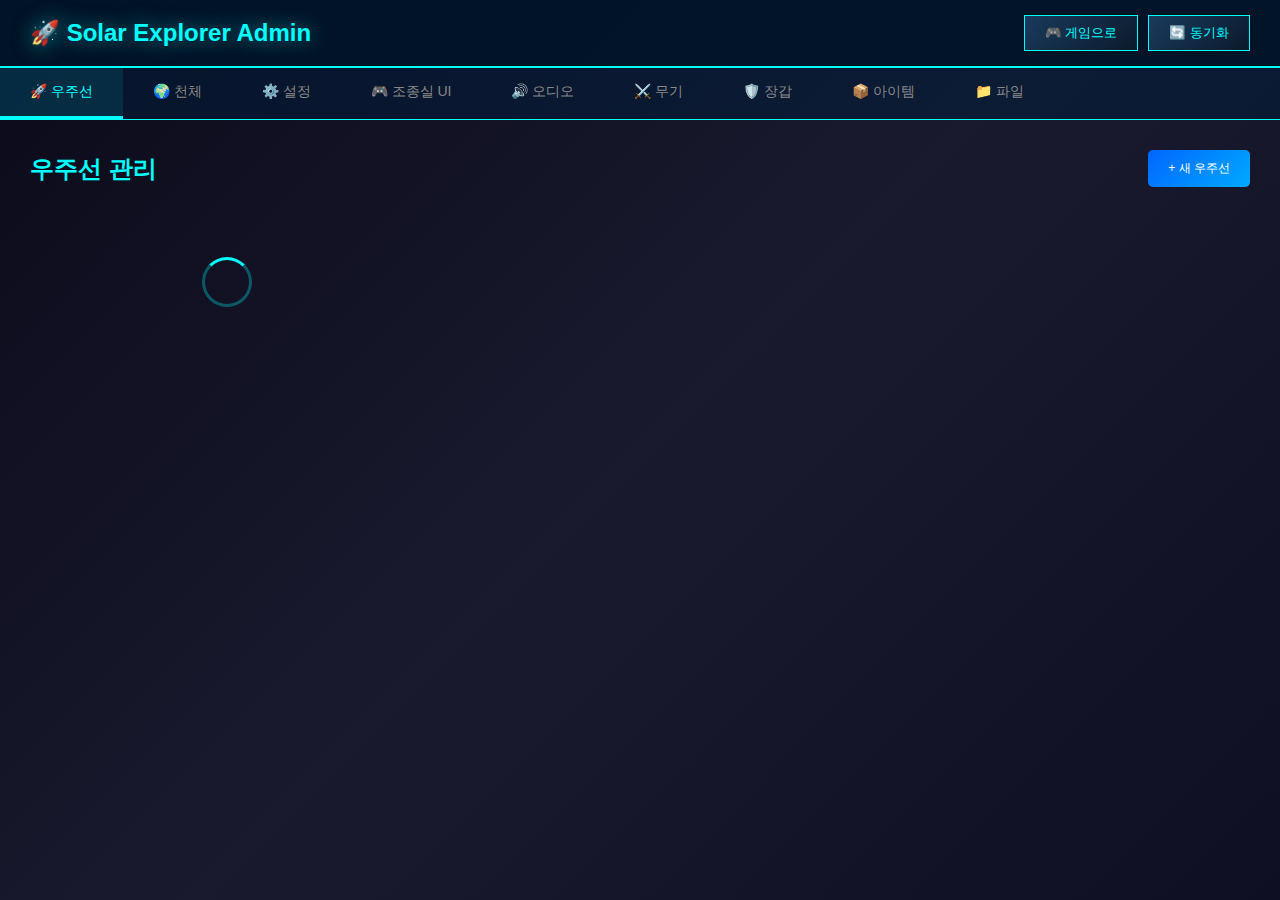
<file: admin.html>
<!DOCTYPE html>
<html lang="ko">
<head>
    <meta charset="UTF-8">
    <meta name="viewport" content="width=device-width, initial-scale=1.0">
    <title>Solar Explorer - Admin</title>
    <link href="https://fonts.googleapis.com/css2?family=Orbitron:wght@400;700&family=Rajdhani:wght@400;500;600&display=swap" rel="stylesheet">
    <script src="https://cdn.jsdelivr.net/npm/@supabase/supabase-js@2"></script>
    <style>
        * { margin: 0; padding: 0; box-sizing: border-box; }
        body {
            font-family: 'Rajdhani', sans-serif;
            background: linear-gradient(135deg, #0a0a1a 0%, #1a1a2e 50%, #0f0f23 100%);
            color: #fff;
            min-height: 100vh;
        }

        /* 헤더 */
        .header {
            background: rgba(0, 20, 40, 0.9);
            border-bottom: 2px solid #0ff;
            padding: 15px 30px;
            display: flex;
            justify-content: space-between;
            align-items: center;
        }
        .header h1 {
            font-family: 'Orbitron', sans-serif;
            color: #0ff;
            font-size: 24px;
            text-shadow: 0 0 20px rgba(0,255,255,0.5);
        }
        .header-btns { display: flex; gap: 10px; }
        .header-btn {
            padding: 8px 20px;
            background: linear-gradient(135deg, #1a3a5c, #0a1a2c);
            border: 1px solid #0ff;
            color: #0ff;
            font-family: 'Orbitron', sans-serif;
            cursor: pointer;
            transition: all 0.3s;
        }
        .header-btn:hover { background: #0ff; color: #000; }

        /* 탭 네비게이션 */
        .tabs {
            display: flex;
            background: rgba(0, 30, 60, 0.5);
            border-bottom: 1px solid #0ff;
        }
        .tab {
            padding: 15px 30px;
            background: transparent;
            border: none;
            color: #888;
            font-family: 'Orbitron', sans-serif;
            font-size: 14px;
            cursor: pointer;
            transition: all 0.3s;
            border-bottom: 3px solid transparent;
        }
        .tab:hover { color: #0ff; }
        .tab.active {
            color: #0ff;
            border-bottom-color: #0ff;
            background: rgba(0, 255, 255, 0.1);
        }

        /* 컨텐츠 영역 */
        .content {
            padding: 30px;
            max-width: 1400px;
            margin: 0 auto;
        }
        .tab-content { display: none; }
        .tab-content.active { display: block; }

        /* 카드 그리드 */
        .card-grid {
            display: grid;
            grid-template-columns: repeat(auto-fill, minmax(300px, 1fr));
            gap: 20px;
        }
        .card {
            background: linear-gradient(135deg, rgba(0,30,60,0.8), rgba(0,15,30,0.9));
            border: 1px solid rgba(0,255,255,0.3);
            border-radius: 10px;
            padding: 20px;
            transition: all 0.3s;
        }
        .card:hover {
            border-color: #0ff;
            box-shadow: 0 0 20px rgba(0,255,255,0.2);
        }

        /* 우주선 카드 */
        .ship-card {
            display: flex;
            gap: 15px;
        }
        .ship-preview {
            width: 80px;
            height: 80px;
            background: #0a1628;
            border: 2px solid #0ff;
            border-radius: 10px;
            display: flex;
            align-items: center;
            justify-content: center;
            overflow: hidden;
        }
        .ship-preview img {
            max-width: 100%;
            max-height: 100%;
            object-fit: contain;
        }
        .ship-info { flex: 1; }
        .ship-name {
            font-family: 'Orbitron', sans-serif;
            font-size: 16px;
            color: #0ff;
            margin-bottom: 5px;
        }
        .ship-tier {
            font-size: 12px;
            color: #888;
            margin-bottom: 10px;
        }
        .ship-stats {
            display: grid;
            grid-template-columns: 1fr 1fr;
            gap: 5px;
            font-size: 12px;
            color: #aaa;
        }

        /* 폼 스타일 */
        .form-group {
            margin-bottom: 15px;
        }
        .form-group label {
            display: block;
            color: #0ff;
            font-size: 12px;
            margin-bottom: 5px;
            font-family: 'Orbitron', sans-serif;
        }
        .form-group input, .form-group select, .form-group textarea {
            width: 100%;
            padding: 10px;
            background: rgba(0,20,40,0.8);
            border: 1px solid rgba(0,255,255,0.3);
            border-radius: 5px;
            color: #fff;
            font-family: 'Rajdhani', sans-serif;
        }
        .form-group input:focus, .form-group select:focus, .form-group textarea:focus {
            outline: none;
            border-color: #0ff;
        }

        /* 버튼 */
        .btn {
            padding: 10px 20px;
            border: none;
            border-radius: 5px;
            font-family: 'Orbitron', sans-serif;
            font-size: 12px;
            cursor: pointer;
            transition: all 0.3s;
        }
        .btn-primary {
            background: linear-gradient(135deg, #0066ff, #00aaff);
            color: #fff;
        }
        .btn-primary:hover { transform: scale(1.05); }
        .btn-danger {
            background: linear-gradient(135deg, #ff4444, #cc0000);
            color: #fff;
        }
        .btn-success {
            background: linear-gradient(135deg, #00cc66, #00aa44);
            color: #fff;
        }

        /* 모달 */
        .modal {
            display: none;
            position: fixed;
            top: 0; left: 0;
            width: 100%; height: 100%;
            background: rgba(0,0,0,0.8);
            z-index: 1000;
            justify-content: center;
            align-items: center;
        }
        .modal.active { display: flex; }
        .modal-content {
            background: linear-gradient(135deg, #0a1628, #1a2a3e);
            border: 2px solid #0ff;
            border-radius: 15px;
            padding: 30px;
            max-width: 600px;
            width: 90%;
            max-height: 80vh;
            overflow-y: auto;
        }
        .modal-header {
            display: flex;
            justify-content: space-between;
            align-items: center;
            margin-bottom: 20px;
            padding-bottom: 15px;
            border-bottom: 1px solid rgba(0,255,255,0.3);
        }
        .modal-header h2 {
            font-family: 'Orbitron', sans-serif;
            color: #0ff;
        }
        .modal-close {
            background: none;
            border: none;
            color: #fff;
            font-size: 24px;
            cursor: pointer;
        }

        /* 알림 메시지 */
        .toast {
            position: fixed;
            bottom: 20px;
            right: 20px;
            padding: 15px 25px;
            background: rgba(0,255,255,0.9);
            color: #000;
            border-radius: 10px;
            font-family: 'Orbitron', sans-serif;
            z-index: 2000;
            animation: slideIn 0.3s ease;
        }
        .toast.error { background: rgba(255,100,100,0.9); color: #fff; }
        .toast.success { background: rgba(100,255,150,0.9); }
        @keyframes slideIn {
            from { transform: translateX(100%); opacity: 0; }
            to { transform: translateX(0); opacity: 1; }
        }

        /* 로딩 */
        .loading {
            display: flex;
            justify-content: center;
            align-items: center;
            padding: 50px;
        }
        .spinner {
            width: 50px;
            height: 50px;
            border: 3px solid rgba(0,255,255,0.3);
            border-top-color: #0ff;
            border-radius: 50%;
            animation: spin 1s linear infinite;
        }
        @keyframes spin { to { transform: rotate(360deg); } }

        /* 파일 업로드 */
        .file-upload {
            border: 2px dashed rgba(0,255,255,0.3);
            border-radius: 10px;
            padding: 20px;
            text-align: center;
            cursor: pointer;
            transition: all 0.3s;
        }
        .file-upload:hover {
            border-color: #0ff;
            background: rgba(0,255,255,0.05);
        }
        .file-upload input { display: none; }
    </style>
</head>
<body>
    <header class="header">
        <h1>🚀 Solar Explorer Admin</h1>
        <div class="header-btns">
            <button class="header-btn" onclick="location.href='index.html'">🎮 게임으로</button>
            <button class="header-btn" id="btn-sync">🔄 동기화</button>
        </div>
    </header>

    <nav class="tabs">
        <button class="tab active" data-tab="ships">🚀 우주선</button>
        <button class="tab" data-tab="celestial">🌍 천체</button>
        <button class="tab" data-tab="config">⚙️ 설정</button>
        <button class="tab" data-tab="cockpit-ui">🎮 조종실 UI</button>
        <button class="tab" data-tab="audio">🔊 오디오</button>
        <button class="tab" data-tab="weapons">⚔️ 무기</button>
        <button class="tab" data-tab="armors">🛡️ 장갑</button>
        <button class="tab" data-tab="items">📦 아이템</button>
        <button class="tab" data-tab="files">📁 파일</button>
    </nav>

    <main class="content">
        <!-- 우주선 탭 -->
        <div id="ships-tab" class="tab-content active">
            <div style="display:flex; justify-content:space-between; align-items:center; margin-bottom:20px;">
                <h2 style="color:#0ff; font-family:'Orbitron',sans-serif;">우주선 관리</h2>
                <button class="btn btn-primary" onclick="openShipModal()">+ 새 우주선</button>
            </div>
            <div id="ships-grid" class="card-grid">
                <div class="loading"><div class="spinner"></div></div>
            </div>
        </div>

        <!-- 천체 탭 -->
        <div id="celestial-tab" class="tab-content">
            <div style="display:flex; justify-content:space-between; align-items:center; margin-bottom:20px;">
                <h2 style="color:#0ff; font-family:'Orbitron',sans-serif;">천체 데이터</h2>
                <button class="btn btn-primary" onclick="openCelestialModal()">+ 새 천체</button>
            </div>
            <div id="celestial-grid" class="card-grid">
                <div class="loading"><div class="spinner"></div></div>
            </div>
        </div>

        <!-- 설정 탭 -->
        <div id="config-tab" class="tab-content">
            <h2 style="color:#0ff; font-family:'Orbitron',sans-serif; margin-bottom:20px;">게임 설정</h2>
            <div class="card">
                <h3 style="color:#0ff; margin-bottom:15px;">BGM 설정</h3>
                <div class="form-group">
                    <label>메뉴 BGM</label>
                    <input type="text" id="bgm-menu" placeholder="BGM ID">
                </div>
                <div class="form-group">
                    <label>탐험 BGM</label>
                    <input type="text" id="bgm-explore" placeholder="BGM ID">
                </div>
                <button class="btn btn-primary" onclick="saveConfig()">저장</button>
            </div>
        </div>

        <!-- 조종실 UI 탭 -->
        <div id="cockpit-ui-tab" class="tab-content">
            <h2 style="color:#0ff; font-family:'Orbitron',sans-serif; margin-bottom:20px;">🎮 조종실 UI 버튼 관리</h2>
            <p style="color:#888; margin-bottom:20px;">조종실 모드에서 사용되는 버튼 아이콘을 커스터마이즈할 수 있습니다.</p>

            <div class="card-grid">
                <!-- 발사 버튼 -->
                <div class="card">
                    <h3 style="color:#ff6600; margin-bottom:15px;">🔥 발사 버튼</h3>
                    <div class="cockpit-btn-preview" id="fire-btn-preview" style="width:80px; height:80px; border-radius:50%; background:linear-gradient(145deg,#ff3300,#cc2200); border:3px solid #ff6600; display:flex; align-items:center; justify-content:center; margin:0 auto 15px; font-size:32px;">🔥</div>
                    <div class="file-upload" onclick="document.getElementById('fire-btn-input').click()" style="padding:15px;">
                        <input type="file" id="fire-btn-input" accept="image/*" onchange="uploadCockpitBtn('fire', this)" style="display:none;">
                        <p>📤 이미지 업로드</p>
                    </div>
                    <div id="fire-btn-url" style="margin-top:10px; font-size:11px; color:#888; word-break:break-all;"></div>
                </div>

                <!-- 역추진 버튼 -->
                <div class="card">
                    <h3 style="color:#00aaff; margin-bottom:15px;">⏹️ 긴급 역추진 버튼</h3>
                    <div class="cockpit-btn-preview" id="brake-btn-preview" style="width:80px; height:80px; border-radius:50%; background:linear-gradient(145deg,#0066cc,#004499); border:3px solid #00aaff; display:flex; align-items:center; justify-content:center; margin:0 auto 15px; font-size:32px;">⏹️</div>
                    <div class="file-upload" onclick="document.getElementById('brake-btn-input').click()" style="padding:15px;">
                        <input type="file" id="brake-btn-input" accept="image/*" onchange="uploadCockpitBtn('brake', this)" style="display:none;">
                        <p>📤 이미지 업로드</p>
                    </div>
                    <div id="brake-btn-url" style="margin-top:10px; font-size:11px; color:#888; word-break:break-all;"></div>
                </div>

                <!-- 자동 조종 버튼 -->
                <div class="card">
                    <h3 style="color:#00ff88; margin-bottom:15px;">🤖 자동 조종 버튼</h3>
                    <div class="cockpit-btn-preview" id="auto-btn-preview" style="width:80px; height:80px; border-radius:50%; background:linear-gradient(145deg,#006644,#004422); border:3px solid #00ff88; display:flex; align-items:center; justify-content:center; margin:0 auto 15px; font-size:32px;">🤖</div>
                    <div class="file-upload" onclick="document.getElementById('auto-btn-input').click()" style="padding:15px;">
                        <input type="file" id="auto-btn-input" accept="image/*" onchange="uploadCockpitBtn('auto', this)" style="display:none;">
                        <p>📤 이미지 업로드</p>
                    </div>
                    <div id="auto-btn-url" style="margin-top:10px; font-size:11px; color:#888; word-break:break-all;"></div>
                </div>

                <!-- 설정 버튼 -->
                <div class="card">
                    <h3 style="color:#0ff; margin-bottom:15px;">⚙️ 설정 버튼</h3>
                    <div class="cockpit-btn-preview" id="settings-btn-preview" style="width:80px; height:80px; border-radius:50%; background:linear-gradient(135deg,rgba(0,50,80,0.95),rgba(0,30,50,0.95)); border:2px solid #0ff; display:flex; align-items:center; justify-content:center; margin:0 auto 15px; font-size:32px;">⚙️</div>
                    <div class="file-upload" onclick="document.getElementById('settings-btn-input').click()" style="padding:15px;">
                        <input type="file" id="settings-btn-input" accept="image/*" onchange="uploadCockpitBtn('settings', this)" style="display:none;">
                        <p>📤 이미지 업로드</p>
                    </div>
                    <div id="settings-btn-url" style="margin-top:10px; font-size:11px; color:#888; word-break:break-all;"></div>
                </div>

                <!-- 라디오 버튼 -->
                <div class="card">
                    <h3 style="color:#ff88ff; margin-bottom:15px;">📻 라디오 버튼</h3>
                    <div class="cockpit-btn-preview" id="radio-btn-preview" style="width:80px; height:80px; border-radius:50%; background:linear-gradient(135deg,rgba(80,0,80,0.95),rgba(50,0,50,0.95)); border:2px solid #ff88ff; display:flex; align-items:center; justify-content:center; margin:0 auto 15px; font-size:32px;">📻</div>
                    <div class="file-upload" onclick="document.getElementById('radio-btn-input').click()" style="padding:15px;">
                        <input type="file" id="radio-btn-input" accept="image/*" onchange="uploadCockpitBtn('radio', this)" style="display:none;">
                        <p>📤 이미지 업로드</p>
                    </div>
                    <div id="radio-btn-url" style="margin-top:10px; font-size:11px; color:#888; word-break:break-all;"></div>
                </div>

                <!-- 망원경 버튼 -->
                <div class="card">
                    <h3 style="color:#ffcc00; margin-bottom:15px;">🔭 망원경 버튼</h3>
                    <div class="cockpit-btn-preview" id="telescope-btn-preview" style="width:80px; height:80px; border-radius:50%; background:linear-gradient(135deg,#1a5276,#2980b9); border:2px solid #ffcc00; display:flex; align-items:center; justify-content:center; margin:0 auto 15px; font-size:32px;">🔭</div>
                    <div class="file-upload" onclick="document.getElementById('telescope-btn-input').click()" style="padding:15px;">
                        <input type="file" id="telescope-btn-input" accept="image/*" onchange="uploadCockpitBtn('telescope', this)" style="display:none;">
                        <p>📤 이미지 업로드</p>
                    </div>
                    <div id="telescope-btn-url" style="margin-top:10px; font-size:11px; color:#888; word-break:break-all;"></div>
                </div>
            </div>

            <div class="card" style="margin-top:20px;">
                <h3 style="color:#0ff; margin-bottom:15px;">💾 저장된 UI 설정</h3>
                <div id="cockpit-ui-settings" style="color:#888;">로딩 중...</div>
                <button class="btn btn-primary" style="margin-top:15px;" onclick="saveCockpitUISettings()">설정 저장</button>
                <button class="btn" style="margin-top:15px; margin-left:10px;" onclick="resetCockpitUISettings()">기본값으로 리셋</button>
            </div>
        </div>

        <!-- 오디오 탭 -->
        <div id="audio-tab" class="tab-content">
            <h2 style="color:#0ff; font-family:'Orbitron',sans-serif; margin-bottom:20px;">🔊 오디오 관리</h2>
            <p style="color:#888; margin-bottom:20px;">게임에서 사용되는 BGM과 효과음을 업로드하고 관리합니다.</p>

            <!-- BGM 섹션 -->
            <div class="card" style="margin-bottom:20px;">
                <h3 style="color:#0ff; margin-bottom:15px;">🎵 배경 음악 (BGM)</h3>
                <div class="card-grid" style="margin-top:15px;">
                    <!-- 메인 메뉴 BGM -->
                    <div style="background:rgba(0,20,40,0.5); padding:15px; border-radius:8px; border:1px solid rgba(0,255,255,0.2);">
                        <div style="display:flex; align-items:center; gap:10px; margin-bottom:10px;">
                            <span style="font-size:24px;">🏠</span>
                            <div>
                                <div style="color:#0ff; font-size:14px;">메인 메뉴 BGM</div>
                                <div style="color:#888; font-size:11px;">메인 화면 배경 음악</div>
                            </div>
                        </div>
                        <audio id="audio-preview-bgm_menu" controls style="width:100%; height:30px; margin-bottom:10px;"></audio>
                        <div class="file-upload" onclick="document.getElementById('audio-input-bgm_menu').click()" style="padding:10px;">
                            <input type="file" id="audio-input-bgm_menu" accept="audio/*" onchange="uploadAudio('bgm_menu', this)" style="display:none;">
                            <p style="font-size:12px;">📤 오디오 파일 업로드</p>
                        </div>
                        <div id="audio-url-bgm_menu" style="margin-top:8px; font-size:10px; color:#888; word-break:break-all;"></div>
                    </div>

                    <!-- 탐험 BGM -->
                    <div style="background:rgba(0,20,40,0.5); padding:15px; border-radius:8px; border:1px solid rgba(0,255,255,0.2);">
                        <div style="display:flex; align-items:center; gap:10px; margin-bottom:10px;">
                            <span style="font-size:24px;">🚀</span>
                            <div>
                                <div style="color:#0ff; font-size:14px;">탐험 BGM</div>
                                <div style="color:#888; font-size:11px;">우주 탐험 중 배경 음악</div>
                            </div>
                        </div>
                        <audio id="audio-preview-bgm_explore" controls style="width:100%; height:30px; margin-bottom:10px;"></audio>
                        <div class="file-upload" onclick="document.getElementById('audio-input-bgm_explore').click()" style="padding:10px;">
                            <input type="file" id="audio-input-bgm_explore" accept="audio/*" onchange="uploadAudio('bgm_explore', this)" style="display:none;">
                            <p style="font-size:12px;">📤 오디오 파일 업로드</p>
                        </div>
                        <div id="audio-url-bgm_explore" style="margin-top:8px; font-size:10px; color:#888; word-break:break-all;"></div>
                    </div>

                    <!-- 전투 BGM -->
                    <div style="background:rgba(0,20,40,0.5); padding:15px; border-radius:8px; border:1px solid rgba(0,255,255,0.2);">
                        <div style="display:flex; align-items:center; gap:10px; margin-bottom:10px;">
                            <span style="font-size:24px;">⚔️</span>
                            <div>
                                <div style="color:#0ff; font-size:14px;">전투 BGM</div>
                                <div style="color:#888; font-size:11px;">전투 상황 배경 음악</div>
                            </div>
                        </div>
                        <audio id="audio-preview-bgm_battle" controls style="width:100%; height:30px; margin-bottom:10px;"></audio>
                        <div class="file-upload" onclick="document.getElementById('audio-input-bgm_battle').click()" style="padding:10px;">
                            <input type="file" id="audio-input-bgm_battle" accept="audio/*" onchange="uploadAudio('bgm_battle', this)" style="display:none;">
                            <p style="font-size:12px;">📤 오디오 파일 업로드</p>
                        </div>
                        <div id="audio-url-bgm_battle" style="margin-top:8px; font-size:10px; color:#888; word-break:break-all;"></div>
                    </div>

                    <!-- 정거장 BGM -->
                    <div style="background:rgba(0,20,40,0.5); padding:15px; border-radius:8px; border:1px solid rgba(0,255,255,0.2);">
                        <div style="display:flex; align-items:center; gap:10px; margin-bottom:10px;">
                            <span style="font-size:24px;">🛸</span>
                            <div>
                                <div style="color:#0ff; font-size:14px;">정거장 BGM</div>
                                <div style="color:#888; font-size:11px;">우주정거장 내부 배경 음악</div>
                            </div>
                        </div>
                        <audio id="audio-preview-bgm_station" controls style="width:100%; height:30px; margin-bottom:10px;"></audio>
                        <div class="file-upload" onclick="document.getElementById('audio-input-bgm_station').click()" style="padding:10px;">
                            <input type="file" id="audio-input-bgm_station" accept="audio/*" onchange="uploadAudio('bgm_station', this)" style="display:none;">
                            <p style="font-size:12px;">📤 오디오 파일 업로드</p>
                        </div>
                        <div id="audio-url-bgm_station" style="margin-top:8px; font-size:10px; color:#888; word-break:break-all;"></div>
                    </div>
                </div>
            </div>

            <!-- 효과음 섹션 -->
            <div class="card">
                <h3 style="color:#0ff; margin-bottom:15px;">🔉 효과음 (SFX)</h3>
                <div class="card-grid" style="margin-top:15px;">
                    <!-- 엔진 추진 -->
                    <div style="background:rgba(0,20,40,0.5); padding:15px; border-radius:8px; border:1px solid rgba(0,255,255,0.2);">
                        <div style="display:flex; align-items:center; gap:10px; margin-bottom:10px;">
                            <span style="font-size:24px;">🔥</span>
                            <div>
                                <div style="color:#ff6600; font-size:14px;">엔진 추진</div>
                                <div style="color:#888; font-size:11px;">우주선 엔진 가동 소리</div>
                            </div>
                        </div>
                        <audio id="audio-preview-sfx_engine" controls style="width:100%; height:30px; margin-bottom:10px;"></audio>
                        <div class="file-upload" onclick="document.getElementById('audio-input-sfx_engine').click()" style="padding:10px;">
                            <input type="file" id="audio-input-sfx_engine" accept="audio/*" onchange="uploadAudio('sfx_engine', this)" style="display:none;">
                            <p style="font-size:12px;">📤 업로드</p>
                        </div>
                        <div id="audio-url-sfx_engine" style="margin-top:8px; font-size:10px; color:#888; word-break:break-all;"></div>
                    </div>

                    <!-- 부스터 -->
                    <div style="background:rgba(0,20,40,0.5); padding:15px; border-radius:8px; border:1px solid rgba(0,255,255,0.2);">
                        <div style="display:flex; align-items:center; gap:10px; margin-bottom:10px;">
                            <span style="font-size:24px;">⚡</span>
                            <div>
                                <div style="color:#ffcc00; font-size:14px;">부스터</div>
                                <div style="color:#888; font-size:11px;">부스트/애프터버너 효과음</div>
                            </div>
                        </div>
                        <audio id="audio-preview-sfx_boost" controls style="width:100%; height:30px; margin-bottom:10px;"></audio>
                        <div class="file-upload" onclick="document.getElementById('audio-input-sfx_boost').click()" style="padding:10px;">
                            <input type="file" id="audio-input-sfx_boost" accept="audio/*" onchange="uploadAudio('sfx_boost', this)" style="display:none;">
                            <p style="font-size:12px;">📤 업로드</p>
                        </div>
                        <div id="audio-url-sfx_boost" style="margin-top:8px; font-size:10px; color:#888; word-break:break-all;"></div>
                    </div>

                    <!-- 무기 발사 -->
                    <div style="background:rgba(0,20,40,0.5); padding:15px; border-radius:8px; border:1px solid rgba(0,255,255,0.2);">
                        <div style="display:flex; align-items:center; gap:10px; margin-bottom:10px;">
                            <span style="font-size:24px;">💥</span>
                            <div>
                                <div style="color:#ff3333; font-size:14px;">무기 발사</div>
                                <div style="color:#888; font-size:11px;">레이저/미사일 발사음</div>
                            </div>
                        </div>
                        <audio id="audio-preview-sfx_fire" controls style="width:100%; height:30px; margin-bottom:10px;"></audio>
                        <div class="file-upload" onclick="document.getElementById('audio-input-sfx_fire').click()" style="padding:10px;">
                            <input type="file" id="audio-input-sfx_fire" accept="audio/*" onchange="uploadAudio('sfx_fire', this)" style="display:none;">
                            <p style="font-size:12px;">📤 업로드</p>
                        </div>
                        <div id="audio-url-sfx_fire" style="margin-top:8px; font-size:10px; color:#888; word-break:break-all;"></div>
                    </div>

                    <!-- 폭발 -->
                    <div style="background:rgba(0,20,40,0.5); padding:15px; border-radius:8px; border:1px solid rgba(0,255,255,0.2);">
                        <div style="display:flex; align-items:center; gap:10px; margin-bottom:10px;">
                            <span style="font-size:24px;">💣</span>
                            <div>
                                <div style="color:#ff6600; font-size:14px;">폭발</div>
                                <div style="color:#888; font-size:11px;">폭발 효과음</div>
                            </div>
                        </div>
                        <audio id="audio-preview-sfx_explosion" controls style="width:100%; height:30px; margin-bottom:10px;"></audio>
                        <div class="file-upload" onclick="document.getElementById('audio-input-sfx_explosion').click()" style="padding:10px;">
                            <input type="file" id="audio-input-sfx_explosion" accept="audio/*" onchange="uploadAudio('sfx_explosion', this)" style="display:none;">
                            <p style="font-size:12px;">📤 업로드</p>
                        </div>
                        <div id="audio-url-sfx_explosion" style="margin-top:8px; font-size:10px; color:#888; word-break:break-all;"></div>
                    </div>

                    <!-- 피격 -->
                    <div style="background:rgba(0,20,40,0.5); padding:15px; border-radius:8px; border:1px solid rgba(0,255,255,0.2);">
                        <div style="display:flex; align-items:center; gap:10px; margin-bottom:10px;">
                            <span style="font-size:24px;">🛡️</span>
                            <div>
                                <div style="color:#ff4444; font-size:14px;">피격</div>
                                <div style="color:#888; font-size:11px;">우주선 피격 효과음</div>
                            </div>
                        </div>
                        <audio id="audio-preview-sfx_hit" controls style="width:100%; height:30px; margin-bottom:10px;"></audio>
                        <div class="file-upload" onclick="document.getElementById('audio-input-sfx_hit').click()" style="padding:10px;">
                            <input type="file" id="audio-input-sfx_hit" accept="audio/*" onchange="uploadAudio('sfx_hit', this)" style="display:none;">
                            <p style="font-size:12px;">📤 업로드</p>
                        </div>
                        <div id="audio-url-sfx_hit" style="margin-top:8px; font-size:10px; color:#888; word-break:break-all;"></div>
                    </div>

                    <!-- 도킹 -->
                    <div style="background:rgba(0,20,40,0.5); padding:15px; border-radius:8px; border:1px solid rgba(0,255,255,0.2);">
                        <div style="display:flex; align-items:center; gap:10px; margin-bottom:10px;">
                            <span style="font-size:24px;">🔗</span>
                            <div>
                                <div style="color:#00ff88; font-size:14px;">도킹</div>
                                <div style="color:#888; font-size:11px;">정거장 도킹 효과음</div>
                            </div>
                        </div>
                        <audio id="audio-preview-sfx_dock" controls style="width:100%; height:30px; margin-bottom:10px;"></audio>
                        <div class="file-upload" onclick="document.getElementById('audio-input-sfx_dock').click()" style="padding:10px;">
                            <input type="file" id="audio-input-sfx_dock" accept="audio/*" onchange="uploadAudio('sfx_dock', this)" style="display:none;">
                            <p style="font-size:12px;">📤 업로드</p>
                        </div>
                        <div id="audio-url-sfx_dock" style="margin-top:8px; font-size:10px; color:#888; word-break:break-all;"></div>
                    </div>

                    <!-- 경고음 -->
                    <div style="background:rgba(0,20,40,0.5); padding:15px; border-radius:8px; border:1px solid rgba(0,255,255,0.2);">
                        <div style="display:flex; align-items:center; gap:10px; margin-bottom:10px;">
                            <span style="font-size:24px;">⚠️</span>
                            <div>
                                <div style="color:#ff0000; font-size:14px;">경고음</div>
                                <div style="color:#888; font-size:11px;">위험 경고 알림</div>
                            </div>
                        </div>
                        <audio id="audio-preview-sfx_warning" controls style="width:100%; height:30px; margin-bottom:10px;"></audio>
                        <div class="file-upload" onclick="document.getElementById('audio-input-sfx_warning').click()" style="padding:10px;">
                            <input type="file" id="audio-input-sfx_warning" accept="audio/*" onchange="uploadAudio('sfx_warning', this)" style="display:none;">
                            <p style="font-size:12px;">📤 업로드</p>
                        </div>
                        <div id="audio-url-sfx_warning" style="margin-top:8px; font-size:10px; color:#888; word-break:break-all;"></div>
                    </div>

                    <!-- 연료 부족 -->
                    <div style="background:rgba(0,20,40,0.5); padding:15px; border-radius:8px; border:1px solid rgba(0,255,255,0.2);">
                        <div style="display:flex; align-items:center; gap:10px; margin-bottom:10px;">
                            <span style="font-size:24px;">⛽</span>
                            <div>
                                <div style="color:#ff8800; font-size:14px;">연료 부족</div>
                                <div style="color:#888; font-size:11px;">연료 부족 경고음</div>
                            </div>
                        </div>
                        <audio id="audio-preview-sfx_fuel_low" controls style="width:100%; height:30px; margin-bottom:10px;"></audio>
                        <div class="file-upload" onclick="document.getElementById('audio-input-sfx_fuel_low').click()" style="padding:10px;">
                            <input type="file" id="audio-input-sfx_fuel_low" accept="audio/*" onchange="uploadAudio('sfx_fuel_low', this)" style="display:none;">
                            <p style="font-size:12px;">📤 업로드</p>
                        </div>
                        <div id="audio-url-sfx_fuel_low" style="margin-top:8px; font-size:10px; color:#888; word-break:break-all;"></div>
                    </div>

                    <!-- 미션 완료 -->
                    <div style="background:rgba(0,20,40,0.5); padding:15px; border-radius:8px; border:1px solid rgba(0,255,255,0.2);">
                        <div style="display:flex; align-items:center; gap:10px; margin-bottom:10px;">
                            <span style="font-size:24px;">🏆</span>
                            <div>
                                <div style="color:#ffd700; font-size:14px;">미션 완료</div>
                                <div style="color:#888; font-size:11px;">미션 성공 효과음</div>
                            </div>
                        </div>
                        <audio id="audio-preview-sfx_mission_complete" controls style="width:100%; height:30px; margin-bottom:10px;"></audio>
                        <div class="file-upload" onclick="document.getElementById('audio-input-sfx_mission_complete').click()" style="padding:10px;">
                            <input type="file" id="audio-input-sfx_mission_complete" accept="audio/*" onchange="uploadAudio('sfx_mission_complete', this)" style="display:none;">
                            <p style="font-size:12px;">📤 업로드</p>
                        </div>
                        <div id="audio-url-sfx_mission_complete" style="margin-top:8px; font-size:10px; color:#888; word-break:break-all;"></div>
                    </div>

                    <!-- UI 클릭 -->
                    <div style="background:rgba(0,20,40,0.5); padding:15px; border-radius:8px; border:1px solid rgba(0,255,255,0.2);">
                        <div style="display:flex; align-items:center; gap:10px; margin-bottom:10px;">
                            <span style="font-size:24px;">🖱️</span>
                            <div>
                                <div style="color:#0ff; font-size:14px;">UI 클릭</div>
                                <div style="color:#888; font-size:11px;">버튼 클릭 효과음</div>
                            </div>
                        </div>
                        <audio id="audio-preview-sfx_click" controls style="width:100%; height:30px; margin-bottom:10px;"></audio>
                        <div class="file-upload" onclick="document.getElementById('audio-input-sfx_click').click()" style="padding:10px;">
                            <input type="file" id="audio-input-sfx_click" accept="audio/*" onchange="uploadAudio('sfx_click', this)" style="display:none;">
                            <p style="font-size:12px;">📤 업로드</p>
                        </div>
                        <div id="audio-url-sfx_click" style="margin-top:8px; font-size:10px; color:#888; word-break:break-all;"></div>
                    </div>

                    <!-- 오토파일럿 -->
                    <div style="background:rgba(0,20,40,0.5); padding:15px; border-radius:8px; border:1px solid rgba(0,255,255,0.2);">
                        <div style="display:flex; align-items:center; gap:10px; margin-bottom:10px;">
                            <span style="font-size:24px;">🤖</span>
                            <div>
                                <div style="color:#00ff88; font-size:14px;">오토파일럿</div>
                                <div style="color:#888; font-size:11px;">자동 조종 활성화/비활성화</div>
                            </div>
                        </div>
                        <audio id="audio-preview-sfx_autopilot" controls style="width:100%; height:30px; margin-bottom:10px;"></audio>
                        <div class="file-upload" onclick="document.getElementById('audio-input-sfx_autopilot').click()" style="padding:10px;">
                            <input type="file" id="audio-input-sfx_autopilot" accept="audio/*" onchange="uploadAudio('sfx_autopilot', this)" style="display:none;">
                            <p style="font-size:12px;">📤 업로드</p>
                        </div>
                        <div id="audio-url-sfx_autopilot" style="margin-top:8px; font-size:10px; color:#888; word-break:break-all;"></div>
                    </div>

                    <!-- 워프 -->
                    <div style="background:rgba(0,20,40,0.5); padding:15px; border-radius:8px; border:1px solid rgba(0,255,255,0.2);">
                        <div style="display:flex; align-items:center; gap:10px; margin-bottom:10px;">
                            <span style="font-size:24px;">🌀</span>
                            <div>
                                <div style="color:#aa00ff; font-size:14px;">워프</div>
                                <div style="color:#888; font-size:11px;">워프 드라이브 효과음</div>
                            </div>
                        </div>
                        <audio id="audio-preview-sfx_warp" controls style="width:100%; height:30px; margin-bottom:10px;"></audio>
                        <div class="file-upload" onclick="document.getElementById('audio-input-sfx_warp').click()" style="padding:10px;">
                            <input type="file" id="audio-input-sfx_warp" accept="audio/*" onchange="uploadAudio('sfx_warp', this)" style="display:none;">
                            <p style="font-size:12px;">📤 업로드</p>
                        </div>
                        <div id="audio-url-sfx_warp" style="margin-top:8px; font-size:10px; color:#888; word-break:break-all;"></div>
                    </div>

                    <!-- 쉴드 -->
                    <div style="background:rgba(0,20,40,0.5); padding:15px; border-radius:8px; border:1px solid rgba(0,255,255,0.2);">
                        <div style="display:flex; align-items:center; gap:10px; margin-bottom:10px;">
                            <span style="font-size:24px;">🔵</span>
                            <div>
                                <div style="color:#00aaff; font-size:14px;">쉴드</div>
                                <div style="color:#888; font-size:11px;">쉴드 활성화 효과음</div>
                            </div>
                        </div>
                        <audio id="audio-preview-sfx_shield" controls style="width:100%; height:30px; margin-bottom:10px;"></audio>
                        <div class="file-upload" onclick="document.getElementById('audio-input-sfx_shield').click()" style="padding:10px;">
                            <input type="file" id="audio-input-sfx_shield" accept="audio/*" onchange="uploadAudio('sfx_shield', this)" style="display:none;">
                            <p style="font-size:12px;">📤 업로드</p>
                        </div>
                        <div id="audio-url-sfx_shield" style="margin-top:8px; font-size:10px; color:#888; word-break:break-all;"></div>
                    </div>

                    <!-- 스캐너 -->
                    <div style="background:rgba(0,20,40,0.5); padding:15px; border-radius:8px; border:1px solid rgba(0,255,255,0.2);">
                        <div style="display:flex; align-items:center; gap:10px; margin-bottom:10px;">
                            <span style="font-size:24px;">📡</span>
                            <div>
                                <div style="color:#00ffaa; font-size:14px;">스캐너</div>
                                <div style="color:#888; font-size:11px;">스캔 효과음</div>
                            </div>
                        </div>
                        <audio id="audio-preview-sfx_scan" controls style="width:100%; height:30px; margin-bottom:10px;"></audio>
                        <div class="file-upload" onclick="document.getElementById('audio-input-sfx_scan').click()" style="padding:10px;">
                            <input type="file" id="audio-input-sfx_scan" accept="audio/*" onchange="uploadAudio('sfx_scan', this)" style="display:none;">
                            <p style="font-size:12px;">📤 업로드</p>
                        </div>
                        <div id="audio-url-sfx_scan" style="margin-top:8px; font-size:10px; color:#888; word-break:break-all;"></div>
                    </div>

                    <!-- 조종실 입장 -->
                    <div style="background:rgba(0,20,40,0.5); padding:15px; border-radius:8px; border:1px solid rgba(0,255,255,0.2);">
                        <div style="display:flex; align-items:center; gap:10px; margin-bottom:10px;">
                            <span style="font-size:24px;">🎮</span>
                            <div>
                                <div style="color:#0ff; font-size:14px;">조종실 입장</div>
                                <div style="color:#888; font-size:11px;">조종실 모드 진입 효과음</div>
                            </div>
                        </div>
                        <audio id="audio-preview-sfx_cockpit" controls style="width:100%; height:30px; margin-bottom:10px;"></audio>
                        <div class="file-upload" onclick="document.getElementById('audio-input-sfx_cockpit').click()" style="padding:10px;">
                            <input type="file" id="audio-input-sfx_cockpit" accept="audio/*" onchange="uploadAudio('sfx_cockpit', this)" style="display:none;">
                            <p style="font-size:12px;">📤 업로드</p>
                        </div>
                        <div id="audio-url-sfx_cockpit" style="margin-top:8px; font-size:10px; color:#888; word-break:break-all;"></div>
                    </div>
                </div>
            </div>

            <!-- 저장 버튼 -->
            <div class="card" style="margin-top:20px;">
                <h3 style="color:#0ff; margin-bottom:15px;">💾 오디오 설정</h3>
                <div id="audio-settings" style="color:#888; margin-bottom:15px;">로딩 중...</div>
                <div style="display:flex; gap:10px;">
                    <button class="btn btn-primary" onclick="saveAudioSettings()">설정 저장</button>
                    <button class="btn" onclick="resetAudioSettings()">기본값으로 리셋</button>
                </div>
            </div>
        </div>

        <!-- 무기 탭 -->
        <div id="weapons-tab" class="tab-content">
            <div style="display:flex; justify-content:space-between; align-items:center; margin-bottom:20px;">
                <h2 style="color:#0ff; font-family:'Orbitron',sans-serif;">⚔️ 무기 관리</h2>
                <button class="btn btn-primary" onclick="openWeaponModal()">+ 새 무기</button>
            </div>
            <div id="weapons-grid" class="card-grid">
                <div class="loading"><div class="spinner"></div></div>
            </div>
        </div>

        <!-- 장갑 탭 -->
        <div id="armors-tab" class="tab-content">
            <div style="display:flex; justify-content:space-between; align-items:center; margin-bottom:20px;">
                <h2 style="color:#0ff; font-family:'Orbitron',sans-serif;">🛡️ 장갑 관리</h2>
                <button class="btn btn-primary" onclick="openArmorModal()">+ 새 장갑</button>
            </div>
            <div id="armors-grid" class="card-grid">
                <div class="loading"><div class="spinner"></div></div>
            </div>
        </div>

        <!-- 아이템 탭 -->
        <div id="items-tab" class="tab-content">
            <div style="display:flex; justify-content:space-between; align-items:center; margin-bottom:20px;">
                <h2 style="color:#0ff; font-family:'Orbitron',sans-serif;">📦 아이템 관리</h2>
                <button class="btn btn-primary" onclick="openItemModal()">+ 새 아이템</button>
            </div>
            <div id="items-grid" class="card-grid">
                <div class="loading"><div class="spinner"></div></div>
            </div>
        </div>

        <!-- 파일 탭 -->
        <div id="files-tab" class="tab-content">
            <h2 style="color:#0ff; font-family:'Orbitron',sans-serif; margin-bottom:20px;">파일 관리</h2>
            <div class="card">
                <div class="file-upload" onclick="document.getElementById('file-input').click()">
                    <input type="file" id="file-input" accept="image/*,.glb,.gltf" onchange="uploadFile(this)">
                    <p>📤 클릭하여 파일 업로드</p>
                    <p style="font-size:12px; color:#888;">이미지, GLB, GLTF 파일 지원</p>
                </div>
                <div id="upload-result" style="margin-top:15px;"></div>
            </div>
            <div id="files-list" style="margin-top:20px;">
                <!-- 업로드된 파일 목록 -->
            </div>
        </div>
    </main>

    <!-- 우주선 편집 모달 -->
    <div id="ship-modal" class="modal">
        <div class="modal-content">
            <div class="modal-header">
                <h2 id="ship-modal-title">우주선 편집</h2>
                <button class="modal-close" onclick="closeShipModal()">×</button>
            </div>
            <form id="ship-form">
                <input type="hidden" id="ship-id">
                <div style="display:grid; grid-template-columns:1fr 1fr; gap:15px;">
                    <div class="form-group">
                        <label>ID (영문)</label>
                        <input type="text" id="ship-id-input" required>
                    </div>
                    <div class="form-group">
                        <label>티어</label>
                        <select id="ship-tier">
                            <option value="1">Tier 1</option>
                            <option value="2">Tier 2</option>
                            <option value="3">Tier 3</option>
                            <option value="4">Tier 4</option>
                            <option value="5">Tier 5</option>
                        </select>
                    </div>
                    <div class="form-group">
                        <label>한글 이름</label>
                        <input type="text" id="ship-name" required>
                    </div>
                    <div class="form-group">
                        <label>영문 이름</label>
                        <input type="text" id="ship-name-en" required>
                    </div>
                    <div class="form-group">
                        <label>최대 속도</label>
                        <input type="number" id="ship-max-speed" value="100">
                    </div>
                    <div class="form-group">
                        <label>가속력</label>
                        <input type="number" id="ship-acceleration" step="0.1" value="1.0">
                    </div>
                    <div class="form-group">
                        <label>선회력</label>
                        <input type="number" id="ship-turn-speed" step="0.01" value="0.1">
                    </div>
                    <div class="form-group">
                        <label>최대 연료</label>
                        <input type="number" id="ship-max-fuel" value="300">
                    </div>
                    <div class="form-group">
                        <label>크기</label>
                        <select id="ship-size">
                            <option value="small">Small</option>
                            <option value="medium">Medium</option>
                            <option value="large">Large</option>
                            <option value="huge">Huge</option>
                        </select>
                    </div>
                    <div class="form-group">
                        <label>가격</label>
                        <input type="number" id="ship-price" value="0">
                    </div>
                    <div class="form-group">
                        <label>적재량</label>
                        <input type="number" id="ship-capacity" value="100" min="0">
                    </div>
                </div>
                <div class="form-group">
                    <label>설명</label>
                    <textarea id="ship-description" rows="2"></textarea>
                </div>
                <div class="form-group">
                    <label>특수 능력</label>
                    <select id="ship-special">
                        <option value="">없음</option>
                        <option value="scanner">스캐너</option>
                        <option value="boost">부스터</option>
                        <option value="shield">쉴드</option>
                        <option value="warp">워프</option>
                        <option value="autoRepair">자동수리</option>
                        <option value="fuelEfficiency">연비</option>
                        <option value="afterburner">애프터버너</option>
                        <option value="gravityResist">중력저항</option>
                        <option value="allInOne">올인원</option>
                    </select>
                </div>
                <div class="form-group">
                    <label>이미지 URL</label>
                    <input type="text" id="ship-image">
                </div>
                <div class="form-group">
                    <label>3D 모델 URL</label>
                    <input type="text" id="ship-model">
                </div>
                <div class="form-group">
                    <label>엔진 설정 (JSON)</label>
                    <textarea id="ship-engine-config" rows="4" placeholder='{"thrust":[], "reverse":[], "size":1, "length":1}'></textarea>
                </div>
                <div class="form-group">
                    <label>
                        <input type="checkbox" id="ship-unlocked"> 기본 해금
                    </label>
                </div>
                <div style="display:flex; gap:10px; margin-top:20px;">
                    <button type="submit" class="btn btn-success">💾 저장</button>
                    <button type="button" class="btn btn-danger" onclick="deleteShip()">🗑️ 삭제</button>
                </div>
            </form>
        </div>
    </div>

    <!-- 무기 편집 모달 -->
    <div id="weapon-modal" class="modal">
        <div class="modal-content">
            <div class="modal-header">
                <h2 id="weapon-modal-title">무기 편집</h2>
                <button class="modal-close" onclick="closeWeaponModal()">×</button>
            </div>
            <form id="weapon-form">
                <input type="hidden" id="weapon-original-id">
                <div style="display:grid; grid-template-columns:1fr 1fr; gap:15px;">
                    <div class="form-group">
                        <label>ID (영문)</label>
                        <input type="text" id="weapon-id" required>
                    </div>
                    <div class="form-group">
                        <label>티어</label>
                        <select id="weapon-tier">
                            <option value="1">Tier 1</option>
                            <option value="2">Tier 2</option>
                            <option value="3">Tier 3</option>
                            <option value="4">Tier 4</option>
                            <option value="5">Tier 5</option>
                        </select>
                    </div>
                    <div class="form-group">
                        <label>이름</label>
                        <input type="text" id="weapon-name" required>
                    </div>
                    <div class="form-group">
                        <label>가격</label>
                        <input type="number" id="weapon-price" value="0">
                    </div>
                    <div class="form-group">
                        <label>데미지</label>
                        <input type="number" id="weapon-damage" value="10">
                    </div>
                    <div class="form-group">
                        <label>연사속도 (초당)</label>
                        <input type="number" id="weapon-fire-rate" step="0.1" value="1.0">
                    </div>
                    <div class="form-group">
                        <label>사거리 (m)</label>
                        <input type="number" id="weapon-range" value="500">
                    </div>
                    <div class="form-group">
                        <label>에너지 소모</label>
                        <input type="number" id="weapon-energy" value="5">
                    </div>
                    <div class="form-group">
                        <label>무게</label>
                        <input type="number" id="weapon-weight" value="10" min="1">
                    </div>
                </div>
                <div class="form-group">
                    <label>설명</label>
                    <textarea id="weapon-desc" rows="2"></textarea>
                </div>
                <div class="form-group">
                    <label>이미지 URL</label>
                    <input type="text" id="weapon-image">
                </div>
                <div style="display:flex; gap:10px; margin-top:20px;">
                    <button type="submit" class="btn btn-success">💾 저장</button>
                    <button type="button" class="btn btn-danger" onclick="deleteWeapon()">🗑️ 삭제</button>
                </div>
            </form>
        </div>
    </div>

    <!-- 장갑 편집 모달 -->
    <div id="armor-modal" class="modal">
        <div class="modal-content">
            <div class="modal-header">
                <h2 id="armor-modal-title">장갑 편집</h2>
                <button class="modal-close" onclick="closeArmorModal()">×</button>
            </div>
            <form id="armor-form">
                <input type="hidden" id="armor-original-id">
                <div style="display:grid; grid-template-columns:1fr 1fr; gap:15px;">
                    <div class="form-group">
                        <label>ID (영문)</label>
                        <input type="text" id="armor-id" required>
                    </div>
                    <div class="form-group">
                        <label>티어</label>
                        <select id="armor-tier">
                            <option value="1">Tier 1</option>
                            <option value="2">Tier 2</option>
                            <option value="3">Tier 3</option>
                            <option value="4">Tier 4</option>
                            <option value="5">Tier 5</option>
                        </select>
                    </div>
                    <div class="form-group">
                        <label>이름</label>
                        <input type="text" id="armor-name" required>
                    </div>
                    <div class="form-group">
                        <label>가격</label>
                        <input type="number" id="armor-price" value="0">
                    </div>
                    <div class="form-group">
                        <label>방어력</label>
                        <input type="number" id="armor-defense" value="50">
                    </div>
                    <div class="form-group">
                        <label>HP 보너스</label>
                        <input type="number" id="armor-hp-bonus" value="100">
                    </div>
                    <div class="form-group">
                        <label>무게 (0.0~1.0)</label>
                        <input type="number" id="armor-weight" step="0.1" value="1.0" min="0" max="2">
                    </div>
                </div>
                <div class="form-group">
                    <label>설명</label>
                    <textarea id="armor-desc" rows="2"></textarea>
                </div>
                <div class="form-group">
                    <label>특수 효과</label>
                    <input type="text" id="armor-effect" placeholder="예: 에너지 무기 피해 30% 감소">
                </div>
                <div class="form-group">
                    <label>이미지 URL</label>
                    <input type="text" id="armor-image">
                </div>
                <div style="display:flex; gap:10px; margin-top:20px;">
                    <button type="submit" class="btn btn-success">💾 저장</button>
                    <button type="button" class="btn btn-danger" onclick="deleteArmor()">🗑️ 삭제</button>
                </div>
            </form>
        </div>
    </div>

    <!-- 아이템 편집 모달 -->
    <div id="item-modal" class="modal">
        <div class="modal-content">
            <div class="modal-header">
                <h2 id="item-modal-title">아이템 편집</h2>
                <button class="modal-close" onclick="closeItemModal()">×</button>
            </div>
            <form id="item-form">
                <input type="hidden" id="item-original-id">
                <div style="display:grid; grid-template-columns:1fr 1fr; gap:15px;">
                    <div class="form-group">
                        <label>ID (영문)</label>
                        <input type="text" id="item-id" required>
                    </div>
                    <div class="form-group">
                        <label>카테고리</label>
                        <select id="item-category">
                            <option value="consumable">소모품</option>
                            <option value="upgrade">업그레이드</option>
                            <option value="material">재료</option>
                            <option value="special">특수</option>
                        </select>
                    </div>
                    <div class="form-group">
                        <label>이름</label>
                        <input type="text" id="item-name" required>
                    </div>
                    <div class="form-group">
                        <label>가격</label>
                        <input type="number" id="item-price" value="0">
                    </div>
                    <div class="form-group">
                        <label>최대 소지 수량</label>
                        <input type="number" id="item-max-stack" value="99">
                    </div>
                    <div class="form-group">
                        <label>레어도</label>
                        <select id="item-rarity">
                            <option value="common">일반</option>
                            <option value="uncommon">고급</option>
                            <option value="rare">희귀</option>
                            <option value="epic">에픽</option>
                            <option value="legendary">전설</option>
                        </select>
                    </div>
                    <div class="form-group">
                        <label>무게</label>
                        <input type="number" id="item-weight" value="1" min="0">
                    </div>
                </div>
                <div class="form-group">
                    <label>설명</label>
                    <textarea id="item-desc" rows="2"></textarea>
                </div>
                <div class="form-group">
                    <label>효과 (JSON)</label>
                    <textarea id="item-effect" rows="2" placeholder='{"fuel": 50, "hp": 100}'></textarea>
                </div>
                <div class="form-group">
                    <label>이미지 URL</label>
                    <input type="text" id="item-image">
                </div>
                <div style="display:flex; gap:10px; margin-top:20px;">
                    <button type="submit" class="btn btn-success">💾 저장</button>
                    <button type="button" class="btn btn-danger" onclick="deleteItem()">🗑️ 삭제</button>
                </div>
            </form>
        </div>
    </div>

    <script>
        // Supabase 초기화
        const SUPABASE_URL = 'https://sfirzuqngdbpwvdoyero.supabase.co';
        const SUPABASE_ANON_KEY = 'eyJhbGciOiJIUzI1NiIsInR5cCI6IkpXVCJ9.eyJpc3MiOiJzdXBhYmFzZSIsInJlZiI6InNmaXJ6dXFuZ2RicHd2ZG95ZXJvIiwicm9sZSI6ImFub24iLCJpYXQiOjE3NjU5MjU2MzYsImV4cCI6MjA4MTUwMTYzNn0.Si0i23yCuihJ4LOM-LXxZ8atl2YOytd1Cm2Ur6yj3fk';

        const supabaseClient = window.supabase.createClient(SUPABASE_URL, SUPABASE_ANON_KEY);

        let shipsData = [];
        let celestialData = {};
        let currentEditShip = null;

        // 탭 전환
        document.querySelectorAll('.tab').forEach(tab => {
            tab.addEventListener('click', () => {
                document.querySelectorAll('.tab').forEach(t => t.classList.remove('active'));
                document.querySelectorAll('.tab-content').forEach(c => c.classList.remove('active'));
                tab.classList.add('active');
                document.getElementById(tab.dataset.tab + '-tab').classList.add('active');
            });
        });

        // 우주선 목록 로드
        async function loadShips() {
            try {
                const { data, error } = await supabaseClient
                    .from('ships')
                    .select('*')
                    .order('tier');

                if (error) throw error;

                shipsData = data;
                renderShips();
            } catch (err) {
                showToast('우주선 로드 실패: ' + err.message, 'error');
            }
        }

        // 우주선 목록 렌더링
        function renderShips() {
            const grid = document.getElementById('ships-grid');
            grid.innerHTML = shipsData.map(ship => `
                <div class="card ship-card" onclick="editShip('${ship.id}')">
                    <div class="ship-preview">
                        ${ship.image ? `<img src="${ship.image}" alt="${ship.name}">` : '🚀'}
                    </div>
                    <div class="ship-info">
                        <div class="ship-name">${ship.name}</div>
                        <div class="ship-tier">Tier ${ship.tier} • ${ship.size}</div>
                        <div class="ship-stats">
                            <span>⚡ ${ship.max_speed}</span>
                            <span>🚀 ${ship.acceleration}</span>
                            <span>🔄 ${ship.turn_speed}</span>
                            <span>⛽ ${ship.max_fuel}</span>
                            <span>📦 ${ship.capacity || 0}</span>
                        </div>
                    </div>
                </div>
            `).join('');
        }

        // 우주선 편집 모달 열기
        function openShipModal(shipId = null) {
            currentEditShip = shipId;
            const modal = document.getElementById('ship-modal');
            const title = document.getElementById('ship-modal-title');

            if (shipId) {
                const ship = shipsData.find(s => s.id === shipId);
                if (ship) {
                    title.textContent = '우주선 편집';
                    document.getElementById('ship-id').value = ship.id;
                    document.getElementById('ship-id-input').value = ship.id;
                    document.getElementById('ship-id-input').disabled = true;
                    document.getElementById('ship-name').value = ship.name;
                    document.getElementById('ship-name-en').value = ship.name_en;
                    document.getElementById('ship-tier').value = ship.tier;
                    document.getElementById('ship-max-speed').value = ship.max_speed;
                    document.getElementById('ship-acceleration').value = ship.acceleration;
                    document.getElementById('ship-turn-speed').value = ship.turn_speed;
                    document.getElementById('ship-max-fuel').value = ship.max_fuel;
                    document.getElementById('ship-size').value = ship.size;
                    document.getElementById('ship-price').value = ship.price;
                    document.getElementById('ship-capacity').value = ship.capacity || 100;
                    document.getElementById('ship-description').value = ship.description || '';
                    document.getElementById('ship-special').value = ship.special || '';
                    document.getElementById('ship-image').value = ship.image || '';
                    document.getElementById('ship-model').value = ship.model || '';
                    document.getElementById('ship-engine-config').value = ship.engine_config ? JSON.stringify(ship.engine_config, null, 2) : '';
                    document.getElementById('ship-unlocked').checked = ship.unlocked;
                }
            } else {
                title.textContent = '새 우주선';
                document.getElementById('ship-form').reset();
                document.getElementById('ship-id-input').disabled = false;
            }

            modal.classList.add('active');
        }

        function editShip(shipId) {
            openShipModal(shipId);
        }

        function closeShipModal() {
            document.getElementById('ship-modal').classList.remove('active');
            currentEditShip = null;
        }

        // 우주선 저장
        document.getElementById('ship-form').addEventListener('submit', async (e) => {
            e.preventDefault();

            let engineConfig = null;
            const engineConfigStr = document.getElementById('ship-engine-config').value;
            if (engineConfigStr) {
                try {
                    engineConfig = JSON.parse(engineConfigStr);
                } catch (err) {
                    showToast('엔진 설정 JSON 오류', 'error');
                    return;
                }
            }

            const shipData = {
                id: document.getElementById('ship-id-input').value,
                name: document.getElementById('ship-name').value,
                name_en: document.getElementById('ship-name-en').value,
                tier: parseInt(document.getElementById('ship-tier').value),
                max_speed: parseInt(document.getElementById('ship-max-speed').value),
                acceleration: parseFloat(document.getElementById('ship-acceleration').value),
                turn_speed: parseFloat(document.getElementById('ship-turn-speed').value),
                max_fuel: parseInt(document.getElementById('ship-max-fuel').value),
                size: document.getElementById('ship-size').value,
                price: parseInt(document.getElementById('ship-price').value),
                capacity: parseInt(document.getElementById('ship-capacity').value),
                description: document.getElementById('ship-description').value,
                special: document.getElementById('ship-special').value,
                image: document.getElementById('ship-image').value,
                model: document.getElementById('ship-model').value,
                engine_config: engineConfig,
                unlocked: document.getElementById('ship-unlocked').checked
            };

            try {
                const { error } = await supabaseClient
                    .from('ships')
                    .upsert(shipData, { onConflict: 'id' });

                if (error) throw error;

                showToast('저장 완료!', 'success');
                closeShipModal();
                loadShips();
            } catch (err) {
                showToast('저장 실패: ' + err.message, 'error');
            }
        });

        // 우주선 삭제
        async function deleteShip() {
            if (!currentEditShip) return;
            if (!confirm('정말 삭제하시겠습니까?')) return;

            try {
                const { error } = await supabaseClient
                    .from('ships')
                    .delete()
                    .eq('id', currentEditShip);

                if (error) throw error;

                showToast('삭제 완료', 'success');
                closeShipModal();
                loadShips();
            } catch (err) {
                showToast('삭제 실패: ' + err.message, 'error');
            }
        }

        // 파일 업로드
        async function uploadFile(input) {
            const file = input.files[0];
            if (!file) return;

            const resultDiv = document.getElementById('upload-result');
            resultDiv.innerHTML = '<div class="loading"><div class="spinner"></div></div>';

            try {
                const timestamp = Date.now();
                const ext = file.name.split('.').pop();
                const fileName = `${file.name.replace(/\.[^/.]+$/, '')}_${timestamp}.${ext}`;

                const { data, error } = await supabaseClient.storage
                    .from('assets')
                    .upload(`ships/${fileName}`, file);

                if (error) throw error;

                const { data: urlData } = supabaseClient.storage
                    .from('assets')
                    .getPublicUrl(`ships/${fileName}`);

                resultDiv.innerHTML = `
                    <p style="color:#0f0;">✅ 업로드 완료!</p>
                    <p style="font-size:12px; word-break:break-all;">
                        <strong>URL:</strong>
                        <input type="text" value="${urlData.publicUrl}" readonly style="width:100%; margin-top:5px;" onclick="this.select()">
                    </p>
                `;
            } catch (err) {
                resultDiv.innerHTML = `<p style="color:#f00;">❌ 업로드 실패: ${err.message}</p>`;
            }

            input.value = '';
        }

        // 토스트 메시지
        function showToast(message, type = 'info') {
            const toast = document.createElement('div');
            toast.className = 'toast ' + type;
            toast.textContent = message;
            document.body.appendChild(toast);

            setTimeout(() => {
                toast.remove();
            }, 3000);
        }

        // ========== 조종실 UI 버튼 관리 ==========
        let cockpitUIConfig = {
            fire: null,
            brake: null,
            auto: null,
            settings: null,
            radio: null,
            telescope: null
        };

        // 조종실 UI 버튼 업로드
        async function uploadCockpitBtn(btnType, input) {
            const file = input.files[0];
            if (!file) return;

            const urlDiv = document.getElementById(`${btnType}-btn-url`);
            const previewDiv = document.getElementById(`${btnType}-btn-preview`);
            urlDiv.innerHTML = '업로드 중...';

            try {
                const timestamp = Date.now();
                const ext = file.name.split('.').pop();
                const fileName = `cockpit_btn_${btnType}_${timestamp}.${ext}`;

                const { data, error } = await supabaseClient.storage
                    .from('assets')
                    .upload(`cockpit-ui/${fileName}`, file);

                if (error) throw error;

                const { data: urlData } = supabaseClient.storage
                    .from('assets')
                    .getPublicUrl(`cockpit-ui/${fileName}`);

                cockpitUIConfig[btnType] = urlData.publicUrl;
                urlDiv.innerHTML = `<a href="${urlData.publicUrl}" target="_blank" style="color:#0ff;">${urlData.publicUrl}</a>`;

                // 미리보기 업데이트
                previewDiv.innerHTML = `<img src="${urlData.publicUrl}" style="width:100%; height:100%; object-fit:contain; border-radius:50%;">`;

                showToast(`${btnType} 버튼 이미지 업로드 완료!`, 'success');
            } catch (err) {
                urlDiv.innerHTML = `<span style="color:#f00;">업로드 실패: ${err.message}</span>`;
                showToast('업로드 실패: ' + err.message, 'error');
            }

            input.value = '';
        }

        // 조종실 UI 설정 저장
        async function saveCockpitUISettings() {
            try {
                // Supabase에 설정 저장 (config 테이블 사용)
                const { data, error } = await supabaseClient
                    .from('config')
                    .upsert({
                        key: 'cockpit_ui_buttons',
                        value: cockpitUIConfig
                    }, { onConflict: 'key' });

                if (error) throw error;

                showToast('조종실 UI 설정이 저장되었습니다!', 'success');
                loadCockpitUISettings();
            } catch (err) {
                showToast('저장 실패: ' + err.message, 'error');
            }
        }

        // 조종실 UI 설정 불러오기
        async function loadCockpitUISettings() {
            try {
                const { data, error } = await supabaseClient
                    .from('config')
                    .select('value')
                    .eq('key', 'cockpit_ui_buttons')
                    .single();

                if (data && data.value) {
                    cockpitUIConfig = data.value;

                    // 미리보기 업데이트
                    Object.keys(cockpitUIConfig).forEach(btnType => {
                        if (cockpitUIConfig[btnType]) {
                            const previewDiv = document.getElementById(`${btnType}-btn-preview`);
                            const urlDiv = document.getElementById(`${btnType}-btn-url`);
                            if (previewDiv) {
                                previewDiv.innerHTML = `<img src="${cockpitUIConfig[btnType]}" style="width:100%; height:100%; object-fit:contain; border-radius:50%;">`;
                            }
                            if (urlDiv) {
                                urlDiv.innerHTML = `<a href="${cockpitUIConfig[btnType]}" target="_blank" style="color:#0ff;">${cockpitUIConfig[btnType]}</a>`;
                            }
                        }
                    });
                }

                document.getElementById('cockpit-ui-settings').innerHTML = `
                    <pre style="background:#0a0a1a; padding:10px; border-radius:5px; font-size:11px; overflow-x:auto;">${JSON.stringify(cockpitUIConfig, null, 2)}</pre>
                `;
            } catch (err) {
                document.getElementById('cockpit-ui-settings').innerHTML = `<span style="color:#888;">설정 없음 (기본값 사용)</span>`;
            }
        }

        // 조종실 UI 설정 리셋
        async function resetCockpitUISettings() {
            if (!confirm('조종실 UI 설정을 기본값으로 리셋하시겠습니까?')) return;

            try {
                await supabaseClient
                    .from('config')
                    .delete()
                    .eq('key', 'cockpit_ui_buttons');

                cockpitUIConfig = {
                    fire: null,
                    brake: null,
                    auto: null,
                    settings: null,
                    radio: null,
                    telescope: null
                };

                // 미리보기 리셋
                const defaultEmojis = {
                    fire: '🔥',
                    brake: '⏹️',
                    auto: '🤖',
                    settings: '⚙️',
                    radio: '📻',
                    telescope: '🔭'
                };
                Object.keys(defaultEmojis).forEach(btnType => {
                    const previewDiv = document.getElementById(`${btnType}-btn-preview`);
                    const urlDiv = document.getElementById(`${btnType}-btn-url`);
                    if (previewDiv) {
                        previewDiv.innerHTML = defaultEmojis[btnType];
                    }
                    if (urlDiv) {
                        urlDiv.innerHTML = '';
                    }
                });

                showToast('조종실 UI 설정이 리셋되었습니다.', 'info');
                loadCockpitUISettings();
            } catch (err) {
                showToast('리셋 실패: ' + err.message, 'error');
            }
        }

        // 탭 변경 시 조종실 UI 설정 로드
        document.querySelectorAll('.tab').forEach(tab => {
            tab.addEventListener('click', () => {
                if (tab.dataset.tab === 'cockpit-ui') {
                    loadCockpitUISettings();
                }
            });
        });

        // ========== 오디오 관리 ==========
        let audioConfig = {
            // BGM
            bgm_menu: null,
            bgm_explore: null,
            bgm_battle: null,
            bgm_station: null,
            // SFX
            sfx_engine: null,
            sfx_boost: null,
            sfx_fire: null,
            sfx_explosion: null,
            sfx_hit: null,
            sfx_dock: null,
            sfx_warning: null,
            sfx_fuel_low: null,
            sfx_mission_complete: null,
            sfx_click: null,
            sfx_autopilot: null,
            sfx_warp: null,
            sfx_shield: null,
            sfx_scan: null,
            sfx_cockpit: null
        };

        // 오디오 파일 업로드
        async function uploadAudio(audioType, input) {
            const file = input.files[0];
            if (!file) return;

            const urlDiv = document.getElementById(`audio-url-${audioType}`);
            const previewAudio = document.getElementById(`audio-preview-${audioType}`);
            urlDiv.innerHTML = '<span style="color:#ffcc00;">업로드 중...</span>';

            try {
                const timestamp = Date.now();
                const ext = file.name.split('.').pop();
                const fileName = `${audioType}_${timestamp}.${ext}`;

                const { data, error } = await supabaseClient.storage
                    .from('assets')
                    .upload(`audio/${fileName}`, file);

                if (error) throw error;

                const { data: urlData } = supabaseClient.storage
                    .from('assets')
                    .getPublicUrl(`audio/${fileName}`);

                audioConfig[audioType] = urlData.publicUrl;
                urlDiv.innerHTML = `<a href="${urlData.publicUrl}" target="_blank" style="color:#0ff;">${urlData.publicUrl}</a>`;

                // 오디오 미리보기 업데이트
                previewAudio.src = urlData.publicUrl;

                showToast(`${audioType} 오디오 업로드 완료!`, 'success');
            } catch (err) {
                urlDiv.innerHTML = `<span style="color:#ff4444;">업로드 실패: ${err.message}</span>`;
                showToast('업로드 실패: ' + err.message, 'error');
            }

            input.value = '';
        }

        // 오디오 설정 저장
        async function saveAudioSettings() {
            try {
                const { data, error } = await supabaseClient
                    .from('config')
                    .upsert({
                        key: 'game_audio',
                        value: audioConfig
                    }, { onConflict: 'key' });

                if (error) throw error;

                showToast('오디오 설정이 저장되었습니다!', 'success');
                loadAudioSettings();
            } catch (err) {
                showToast('저장 실패: ' + err.message, 'error');
            }
        }

        // 오디오 설정 불러오기
        async function loadAudioSettings() {
            try {
                const { data, error } = await supabaseClient
                    .from('config')
                    .select('value')
                    .eq('key', 'game_audio')
                    .single();

                if (data && data.value) {
                    audioConfig = { ...audioConfig, ...data.value };

                    // 미리보기 업데이트
                    Object.keys(audioConfig).forEach(audioType => {
                        if (audioConfig[audioType]) {
                            const previewAudio = document.getElementById(`audio-preview-${audioType}`);
                            const urlDiv = document.getElementById(`audio-url-${audioType}`);
                            if (previewAudio) {
                                previewAudio.src = audioConfig[audioType];
                            }
                            if (urlDiv) {
                                urlDiv.innerHTML = `<a href="${audioConfig[audioType]}" target="_blank" style="color:#0ff;">${audioConfig[audioType]}</a>`;
                            }
                        }
                    });
                }

                // 설정 표시
                const settingsDiv = document.getElementById('audio-settings');
                const configuredCount = Object.values(audioConfig).filter(v => v !== null).length;
                const totalCount = Object.keys(audioConfig).length;
                settingsDiv.innerHTML = `
                    <p>설정된 오디오: <span style="color:#0ff;">${configuredCount}</span> / ${totalCount}</p>
                    <details style="margin-top:10px;">
                        <summary style="cursor:pointer; color:#888;">상세 보기</summary>
                        <pre style="background:#0a0a1a; padding:10px; border-radius:5px; font-size:10px; overflow-x:auto; margin-top:10px;">${JSON.stringify(audioConfig, null, 2)}</pre>
                    </details>
                `;
            } catch (err) {
                document.getElementById('audio-settings').innerHTML = `<span style="color:#888;">설정 없음 (기본값 사용)</span>`;
            }
        }

        // 오디오 설정 리셋
        async function resetAudioSettings() {
            if (!confirm('오디오 설정을 기본값으로 리셋하시겠습니까?\n업로드된 파일은 삭제되지 않습니다.')) return;

            try {
                await supabaseClient
                    .from('config')
                    .delete()
                    .eq('key', 'game_audio');

                // 설정 초기화
                Object.keys(audioConfig).forEach(key => {
                    audioConfig[key] = null;
                    const previewAudio = document.getElementById(`audio-preview-${key}`);
                    const urlDiv = document.getElementById(`audio-url-${key}`);
                    if (previewAudio) {
                        previewAudio.src = '';
                    }
                    if (urlDiv) {
                        urlDiv.innerHTML = '';
                    }
                });

                showToast('오디오 설정이 리셋되었습니다.', 'info');
                loadAudioSettings();
            } catch (err) {
                showToast('리셋 실패: ' + err.message, 'error');
            }
        }

        // 탭 변경 시 오디오 설정 로드
        document.querySelectorAll('.tab').forEach(tab => {
            tab.addEventListener('click', () => {
                if (tab.dataset.tab === 'audio') {
                    loadAudioSettings();
                }
            });
        });

        // ========== 무기 관리 ==========
        let weaponsData = [];
        let currentEditWeapon = null;

        // 무기 목록 로드
        async function loadWeapons() {
            try {
                const { data, error } = await supabaseClient
                    .from('weapons')
                    .select('*')
                    .order('tier');

                if (error) throw error;
                weaponsData = data || [];
                renderWeapons();
            } catch (err) {
                // 테이블이 없으면 빈 목록
                weaponsData = [];
                document.getElementById('weapons-grid').innerHTML = '<p style="color:#888;">무기 데이터가 없습니다. 새 무기를 추가해주세요.</p>';
            }
        }

        // 무기 렌더링
        function renderWeapons() {
            const grid = document.getElementById('weapons-grid');
            if (weaponsData.length === 0) {
                grid.innerHTML = '<p style="color:#888;">무기 데이터가 없습니다. 새 무기를 추가해주세요.</p>';
                return;
            }
            grid.innerHTML = weaponsData.map(weapon => `
                <div class="card" style="cursor:pointer;" onclick="editWeapon('${weapon.id}')">
                    <div style="display:flex; gap:15px; align-items:center;">
                        <div style="width:50px; height:50px; background:#0a1628; border:2px solid #ff6600; border-radius:8px; display:flex; align-items:center; justify-content:center; font-size:24px;">⚔️</div>
                        <div style="flex:1;">
                            <div style="color:#ff6600; font-family:'Orbitron',sans-serif; font-size:14px;">${weapon.name}</div>
                            <div style="color:#888; font-size:12px;">Tier ${weapon.tier} • ${weapon.price} 코인</div>
                            <div style="display:grid; grid-template-columns:repeat(4, 1fr); gap:5px; margin-top:5px; font-size:11px; color:#aaa;">
                                <span>💥 ${weapon.damage}</span>
                                <span>🔫 ${weapon.fire_rate}/s</span>
                                <span>📏 ${weapon.range}m</span>
                                <span>⚡ ${weapon.energy}</span>
                                <span>⚖️ ${weapon.weight || 10}</span>
                            </div>
                        </div>
                    </div>
                </div>
            `).join('');
        }

        // 무기 모달 열기
        function openWeaponModal(weaponId = null) {
            currentEditWeapon = weaponId;
            const modal = document.getElementById('weapon-modal');
            const title = document.getElementById('weapon-modal-title');

            if (weaponId) {
                const weapon = weaponsData.find(w => w.id === weaponId);
                if (weapon) {
                    title.textContent = '무기 편집';
                    document.getElementById('weapon-original-id').value = weapon.id;
                    document.getElementById('weapon-id').value = weapon.id;
                    document.getElementById('weapon-name').value = weapon.name;
                    document.getElementById('weapon-tier').value = weapon.tier;
                    document.getElementById('weapon-damage').value = weapon.damage;
                    document.getElementById('weapon-fire-rate').value = weapon.fire_rate;
                    document.getElementById('weapon-range').value = weapon.range;
                    document.getElementById('weapon-energy').value = weapon.energy;
                    document.getElementById('weapon-weight').value = weapon.weight || 10;
                    document.getElementById('weapon-price').value = weapon.price;
                    document.getElementById('weapon-desc').value = weapon.description || '';
                    document.getElementById('weapon-image').value = weapon.image || '';
                }
            } else {
                title.textContent = '새 무기';
                document.getElementById('weapon-form').reset();
            }

            modal.classList.add('active');
        }

        function editWeapon(weaponId) { openWeaponModal(weaponId); }
        function closeWeaponModal() {
            document.getElementById('weapon-modal').classList.remove('active');
            currentEditWeapon = null;
        }

        // 무기 저장
        document.getElementById('weapon-form').addEventListener('submit', async (e) => {
            e.preventDefault();

            const weaponData = {
                id: document.getElementById('weapon-id').value,
                name: document.getElementById('weapon-name').value,
                tier: parseInt(document.getElementById('weapon-tier').value),
                damage: parseInt(document.getElementById('weapon-damage').value),
                fire_rate: parseFloat(document.getElementById('weapon-fire-rate').value),
                range: parseInt(document.getElementById('weapon-range').value),
                energy: parseInt(document.getElementById('weapon-energy').value),
                weight: parseInt(document.getElementById('weapon-weight').value),
                price: parseInt(document.getElementById('weapon-price').value),
                description: document.getElementById('weapon-desc').value,
                image: document.getElementById('weapon-image').value
            };

            try {
                const { error } = await supabaseClient
                    .from('weapons')
                    .upsert(weaponData, { onConflict: 'id' });

                if (error) throw error;

                showToast('무기 저장 완료!', 'success');
                closeWeaponModal();
                loadWeapons();
            } catch (err) {
                showToast('저장 실패: ' + err.message, 'error');
            }
        });

        // 무기 삭제
        async function deleteWeapon() {
            if (!currentEditWeapon) return;
            if (!confirm('정말 삭제하시겠습니까?')) return;

            try {
                const { error } = await supabaseClient
                    .from('weapons')
                    .delete()
                    .eq('id', currentEditWeapon);

                if (error) throw error;

                showToast('무기 삭제 완료', 'success');
                closeWeaponModal();
                loadWeapons();
            } catch (err) {
                showToast('삭제 실패: ' + err.message, 'error');
            }
        }

        // ========== 장갑 관리 ==========
        let armorsData = [];
        let currentEditArmor = null;

        // 장갑 목록 로드
        async function loadArmors() {
            try {
                const { data, error } = await supabaseClient
                    .from('armors')
                    .select('*')
                    .order('tier');

                if (error) throw error;
                armorsData = data || [];
                renderArmors();
            } catch (err) {
                armorsData = [];
                document.getElementById('armors-grid').innerHTML = '<p style="color:#888;">장갑 데이터가 없습니다. 새 장갑을 추가해주세요.</p>';
            }
        }

        // 장갑 렌더링
        function renderArmors() {
            const grid = document.getElementById('armors-grid');
            if (armorsData.length === 0) {
                grid.innerHTML = '<p style="color:#888;">장갑 데이터가 없습니다. 새 장갑을 추가해주세요.</p>';
                return;
            }
            grid.innerHTML = armorsData.map(armor => `
                <div class="card" style="cursor:pointer;" onclick="editArmor('${armor.id}')">
                    <div style="display:flex; gap:15px; align-items:center;">
                        <div style="width:50px; height:50px; background:#0a1628; border:2px solid #00aaff; border-radius:8px; display:flex; align-items:center; justify-content:center; font-size:24px;">🛡️</div>
                        <div style="flex:1;">
                            <div style="color:#00aaff; font-family:'Orbitron',sans-serif; font-size:14px;">${armor.name}</div>
                            <div style="color:#888; font-size:12px;">Tier ${armor.tier} • ${armor.price} 코인</div>
                            <div style="display:grid; grid-template-columns:repeat(3, 1fr); gap:5px; margin-top:5px; font-size:11px; color:#aaa;">
                                <span>🛡️ ${armor.defense}</span>
                                <span>❤️ +${armor.hp_bonus}</span>
                                <span>⚖️ ${armor.weight}</span>
                            </div>
                            ${armor.effect ? `<div style="font-size:10px; color:#0f8; margin-top:5px;">✨ ${armor.effect}</div>` : ''}
                        </div>
                    </div>
                </div>
            `).join('');
        }

        // 장갑 모달 열기
        function openArmorModal(armorId = null) {
            currentEditArmor = armorId;
            const modal = document.getElementById('armor-modal');
            const title = document.getElementById('armor-modal-title');

            if (armorId) {
                const armor = armorsData.find(a => a.id === armorId);
                if (armor) {
                    title.textContent = '장갑 편집';
                    document.getElementById('armor-original-id').value = armor.id;
                    document.getElementById('armor-id').value = armor.id;
                    document.getElementById('armor-name').value = armor.name;
                    document.getElementById('armor-tier').value = armor.tier;
                    document.getElementById('armor-defense').value = armor.defense;
                    document.getElementById('armor-hp-bonus').value = armor.hp_bonus;
                    document.getElementById('armor-weight').value = armor.weight;
                    document.getElementById('armor-price').value = armor.price;
                    document.getElementById('armor-desc').value = armor.description || '';
                    document.getElementById('armor-effect').value = armor.effect || '';
                    document.getElementById('armor-image').value = armor.image || '';
                }
            } else {
                title.textContent = '새 장갑';
                document.getElementById('armor-form').reset();
            }

            modal.classList.add('active');
        }

        function editArmor(armorId) { openArmorModal(armorId); }
        function closeArmorModal() {
            document.getElementById('armor-modal').classList.remove('active');
            currentEditArmor = null;
        }

        // 장갑 저장
        document.getElementById('armor-form').addEventListener('submit', async (e) => {
            e.preventDefault();

            const armorData = {
                id: document.getElementById('armor-id').value,
                name: document.getElementById('armor-name').value,
                tier: parseInt(document.getElementById('armor-tier').value),
                defense: parseInt(document.getElementById('armor-defense').value),
                hp_bonus: parseInt(document.getElementById('armor-hp-bonus').value),
                weight: parseFloat(document.getElementById('armor-weight').value),
                price: parseInt(document.getElementById('armor-price').value),
                description: document.getElementById('armor-desc').value,
                effect: document.getElementById('armor-effect').value,
                image: document.getElementById('armor-image').value
            };

            try {
                const { error } = await supabaseClient
                    .from('armors')
                    .upsert(armorData, { onConflict: 'id' });

                if (error) throw error;

                showToast('장갑 저장 완료!', 'success');
                closeArmorModal();
                loadArmors();
            } catch (err) {
                showToast('저장 실패: ' + err.message, 'error');
            }
        });

        // 장갑 삭제
        async function deleteArmor() {
            if (!currentEditArmor) return;
            if (!confirm('정말 삭제하시겠습니까?')) return;

            try {
                const { error } = await supabaseClient
                    .from('armors')
                    .delete()
                    .eq('id', currentEditArmor);

                if (error) throw error;

                showToast('장갑 삭제 완료', 'success');
                closeArmorModal();
                loadArmors();
            } catch (err) {
                showToast('삭제 실패: ' + err.message, 'error');
            }
        }

        // ========== 아이템 관리 ==========
        let itemsData = [];
        let currentEditItem = null;

        // 아이템 목록 로드
        async function loadItems() {
            try {
                const { data, error } = await supabaseClient
                    .from('items')
                    .select('*')
                    .order('category');

                if (error) throw error;
                itemsData = data || [];
                renderItems();
            } catch (err) {
                itemsData = [];
                document.getElementById('items-grid').innerHTML = '<p style="color:#888;">아이템 데이터가 없습니다. 새 아이템을 추가해주세요.</p>';
            }
        }

        // 아이템 렌더링
        function renderItems() {
            const grid = document.getElementById('items-grid');
            if (itemsData.length === 0) {
                grid.innerHTML = '<p style="color:#888;">아이템 데이터가 없습니다. 새 아이템을 추가해주세요.</p>';
                return;
            }
            const rarityColors = { common: '#888', uncommon: '#0f0', rare: '#00f', epic: '#a0f', legendary: '#fa0' };
            const categoryIcons = { consumable: '🧪', upgrade: '⬆️', material: '🔩', special: '✨' };
            grid.innerHTML = itemsData.map(item => `
                <div class="card" style="cursor:pointer;" onclick="editItem('${item.id}')">
                    <div style="display:flex; gap:15px; align-items:center;">
                        <div style="width:50px; height:50px; background:#0a1628; border:2px solid ${rarityColors[item.rarity] || '#888'}; border-radius:8px; display:flex; align-items:center; justify-content:center; font-size:24px;">${categoryIcons[item.category] || '📦'}</div>
                        <div style="flex:1;">
                            <div style="color:${rarityColors[item.rarity] || '#888'}; font-family:'Orbitron',sans-serif; font-size:14px;">${item.name}</div>
                            <div style="color:#888; font-size:12px;">${item.category} • ${item.price} 코인</div>
                            <div style="font-size:11px; color:#aaa; margin-top:5px;">최대 ${item.max_stack}개 • ⚖️ ${item.weight || 1}</div>
                        </div>
                    </div>
                </div>
            `).join('');
        }

        // 아이템 모달 열기
        function openItemModal(itemId = null) {
            currentEditItem = itemId;
            const modal = document.getElementById('item-modal');
            const title = document.getElementById('item-modal-title');

            if (itemId) {
                const item = itemsData.find(i => i.id === itemId);
                if (item) {
                    title.textContent = '아이템 편집';
                    document.getElementById('item-original-id').value = item.id;
                    document.getElementById('item-id').value = item.id;
                    document.getElementById('item-name').value = item.name;
                    document.getElementById('item-category').value = item.category;
                    document.getElementById('item-price').value = item.price;
                    document.getElementById('item-max-stack').value = item.max_stack;
                    document.getElementById('item-rarity').value = item.rarity;
                    document.getElementById('item-weight').value = item.weight || 1;
                    document.getElementById('item-desc').value = item.description || '';
                    document.getElementById('item-effect').value = item.effect ? JSON.stringify(item.effect) : '';
                    document.getElementById('item-image').value = item.image || '';
                }
            } else {
                title.textContent = '새 아이템';
                document.getElementById('item-form').reset();
            }

            modal.classList.add('active');
        }

        function editItem(itemId) { openItemModal(itemId); }
        function closeItemModal() {
            document.getElementById('item-modal').classList.remove('active');
            currentEditItem = null;
        }

        // 아이템 저장
        document.getElementById('item-form').addEventListener('submit', async (e) => {
            e.preventDefault();

            let effectData = null;
            const effectStr = document.getElementById('item-effect').value;
            if (effectStr) {
                try {
                    effectData = JSON.parse(effectStr);
                } catch (err) {
                    showToast('효과 JSON 형식 오류', 'error');
                    return;
                }
            }

            const itemData = {
                id: document.getElementById('item-id').value,
                name: document.getElementById('item-name').value,
                category: document.getElementById('item-category').value,
                price: parseInt(document.getElementById('item-price').value),
                max_stack: parseInt(document.getElementById('item-max-stack').value),
                rarity: document.getElementById('item-rarity').value,
                weight: parseInt(document.getElementById('item-weight').value),
                description: document.getElementById('item-desc').value,
                effect: effectData,
                image: document.getElementById('item-image').value
            };

            try {
                const { error } = await supabaseClient
                    .from('items')
                    .upsert(itemData, { onConflict: 'id' });

                if (error) throw error;

                showToast('아이템 저장 완료!', 'success');
                closeItemModal();
                loadItems();
            } catch (err) {
                showToast('저장 실패: ' + err.message, 'error');
            }
        });

        // 아이템 삭제
        async function deleteItem() {
            if (!currentEditItem) return;
            if (!confirm('정말 삭제하시겠습니까?')) return;

            try {
                const { error } = await supabaseClient
                    .from('items')
                    .delete()
                    .eq('id', currentEditItem);

                if (error) throw error;

                showToast('아이템 삭제 완료', 'success');
                closeItemModal();
                loadItems();
            } catch (err) {
                showToast('삭제 실패: ' + err.message, 'error');
            }
        }

        // 탭 변경 시 데이터 로드
        document.querySelectorAll('.tab').forEach(tab => {
            tab.addEventListener('click', () => {
                if (tab.dataset.tab === 'weapons') loadWeapons();
                if (tab.dataset.tab === 'armors') loadArmors();
                if (tab.dataset.tab === 'items') loadItems();
            });
        });

        // 초기 로드
        loadShips();
    </script>
</body>
</html>
</file>
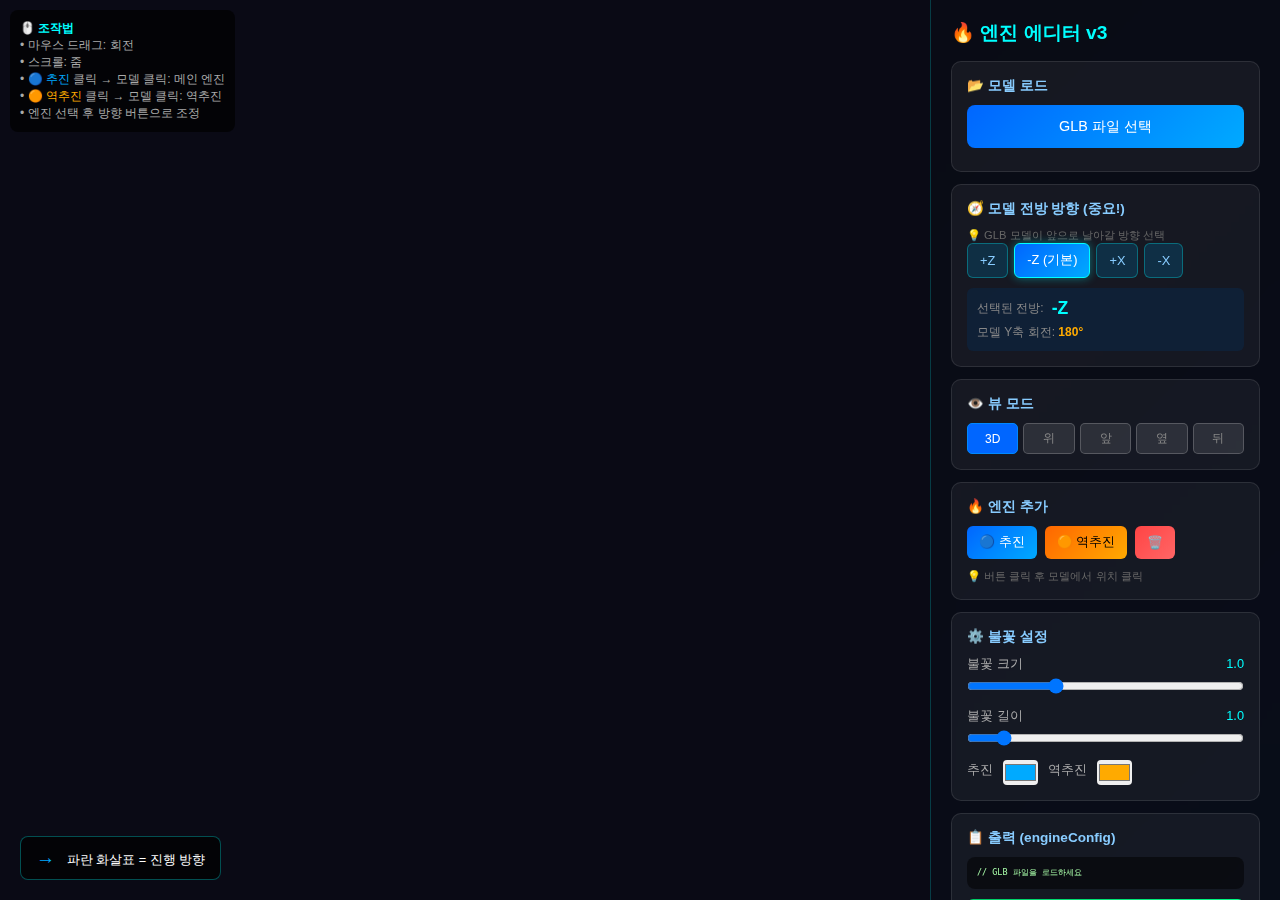
<file: engine-editor.html>
<!DOCTYPE html>
<html lang="ko">
<head>
    <meta charset="UTF-8">
    <meta name="viewport" content="width=device-width, initial-scale=1.0">
    <title>🔥 엔진 불꽃 위치 에디터 v3</title>
    <style>
        * { margin: 0; padding: 0; box-sizing: border-box; }
        body {
            font-family: 'Segoe UI', sans-serif;
            background: linear-gradient(135deg, #1a1a2e 0%, #16213e 100%);
            color: #fff;
            min-height: 100vh;
            overflow: hidden;
        }
        
        #container { display: flex; height: 100vh; }
        
        #viewer {
            flex: 1;
            position: relative;
            background: #0a0a15;
        }
        
        #sidebar {
            width: 350px;
            background: rgba(0,0,0,0.6);
            backdrop-filter: blur(10px);
            padding: 20px;
            overflow-y: auto;
            border-left: 1px solid rgba(0,255,255,0.2);
        }
        
        h1 {
            font-size: 1.2em;
            color: #00ffff;
            margin-bottom: 15px;
        }
        
        .section {
            background: rgba(255,255,255,0.05);
            border-radius: 10px;
            padding: 15px;
            margin-bottom: 12px;
            border: 1px solid rgba(255,255,255,0.1);
        }
        
        .section h3 {
            font-size: 0.85em;
            color: #88ccff;
            margin-bottom: 10px;
        }
        
        label {
            display: block;
            font-size: 0.8em;
            color: #aaa;
            margin-bottom: 5px;
        }
        
        input[type="file"] { display: none; }
        
        .file-btn {
            display: block;
            width: 100%;
            padding: 12px;
            background: linear-gradient(135deg, #0066ff, #00aaff);
            border: none;
            border-radius: 8px;
            color: #fff;
            font-size: 0.9em;
            cursor: pointer;
            transition: all 0.3s;
            text-align: center;
        }
        
        .file-btn:hover {
            transform: translateY(-2px);
            box-shadow: 0 5px 20px rgba(0,150,255,0.4);
        }
        
        .btn {
            padding: 8px 12px;
            border: none;
            border-radius: 6px;
            cursor: pointer;
            font-size: 0.8em;
            transition: all 0.2s;
        }
        
        .btn-thrust { background: linear-gradient(135deg, #0066ff, #00aaff); color: #fff; }
        .btn-reverse { background: linear-gradient(135deg, #ff6600, #ffaa00); color: #000; }
        .btn-clear { background: linear-gradient(135deg, #ff4444, #ff6666); color: #fff; }
        .btn-copy { background: linear-gradient(135deg, #00cc66, #00ff88); color: #000; width: 100%; margin-top: 10px; }
        
        .btn:hover { transform: scale(1.05); }
        .btn.active { box-shadow: 0 0 15px currentColor; transform: scale(1.1); }
        
        .engine-list { max-height: 180px; overflow-y: auto; }
        
        .engine-item {
            background: rgba(0,0,0,0.3);
            border-radius: 6px;
            padding: 8px;
            margin-bottom: 6px;
            cursor: pointer;
            border: 1px solid transparent;
            transition: all 0.2s;
        }
        
        .engine-item:hover { background: rgba(0,0,0,0.5); }
        .engine-item.selected { border-color: #00ff00; background: rgba(0,255,0,0.1); }
        .engine-item.thrust { border-left: 3px solid #00aaff; }
        .engine-item.reverse { border-left: 3px solid #ffaa00; }
        
        .engine-item .header { display: flex; justify-content: space-between; align-items: center; }
        .engine-item .type-badge { font-size: 0.7em; font-weight: bold; }
        .engine-item .type-badge.thrust { color: #00aaff; }
        .engine-item .type-badge.reverse { color: #ffaa00; }
        .engine-item .delete-btn { background: #ff4444; color: #fff; border: none; border-radius: 3px; padding: 2px 6px; font-size: 0.7em; cursor: pointer; }
        .engine-item .coords { font-size: 0.65em; color: #888; margin-top: 4px; }
        .engine-item .direction { font-size: 0.65em; color: #aaa; }
        
        .mode-toggle { display: flex; gap: 5px; flex-wrap: wrap; }
        .mode-btn {
            flex: 1;
            min-width: 45px;
            padding: 6px 8px;
            background: rgba(255,255,255,0.1);
            border: 1px solid rgba(255,255,255,0.2);
            border-radius: 5px;
            color: #888;
            font-size: 0.75em;
            cursor: pointer;
            transition: all 0.2s;
        }
        .mode-btn:hover { background: rgba(255,255,255,0.2); }
        .mode-btn.active { background: #0066ff; color: #fff; border-color: #0088ff; }
        
        .slider-group { margin-bottom: 10px; }
        .slider-group input[type="range"] { width: 100%; }
        .slider-value { float: right; color: #00ffff; }
        
        .direction-controls {
            display: grid;
            grid-template-columns: repeat(3, 1fr);
            gap: 5px;
        }
        
        .dir-btn {
            padding: 8px;
            background: rgba(255,255,255,0.1);
            border: 1px solid rgba(255,255,255,0.2);
            border-radius: 5px;
            color: #aaa;
            font-size: 0.7em;
            cursor: pointer;
            transition: all 0.2s;
        }
        .dir-btn:hover { background: rgba(255,255,255,0.2); }
        .dir-btn.selected { background: #00aa00; color: #fff; border-color: #00ff00; }
        
        #output {
            background: rgba(0,0,0,0.5);
            padding: 10px;
            border-radius: 8px;
            font-family: monospace;
            font-size: 0.65em;
            white-space: pre-wrap;
            max-height: 200px;
            overflow-y: auto;
            color: #aaffaa;
        }
        
        #instructions {
            position: absolute;
            top: 10px;
            left: 10px;
            background: rgba(0,0,0,0.7);
            padding: 10px;
            border-radius: 8px;
            font-size: 0.75em;
            color: #aaa;
            max-width: 280px;
        }
        #instructions strong { color: #00ffff; }
        .thrust-color { color: #00aaff; }
        .reverse-color { color: #ffaa00; }
        
        #crosshair {
            position: absolute;
            top: 50%;
            left: 50%;
            transform: translate(-50%, -50%);
            pointer-events: none;
            font-size: 30px;
            text-shadow: 0 0 10px currentColor;
            display: none;
        }
        
        .flame-preview {
            display: flex;
            align-items: center;
            gap: 10px;
            margin-top: 8px;
        }
        
        .flame-preview input[type="color"] {
            width: 35px;
            height: 25px;
            border: none;
            border-radius: 4px;
            cursor: pointer;
        }
        
        #model-info { font-size: 0.7em; color: #888; margin-top: 8px; }
        .help-tip { font-size: 0.7em; color: #666; margin-top: 5px; }
        .add-mode-group { display: flex; gap: 8px; margin-bottom: 10px; }
        
        .selected-engine {
            background: rgba(0,255,0,0.1);
            border: 1px solid #00ff00;
            border-radius: 6px;
            padding: 10px;
            margin-top: 10px;
        }
        .selected-engine h4 { font-size: 0.8em; color: #00ff00; margin-bottom: 8px; }
        
        /* ★★★ 모델 전방 방향 스타일 ★★★ */
        .model-forward-group {
            display: flex;
            gap: 6px;
            flex-wrap: wrap;
            margin-bottom: 10px;
        }
        
        .forward-btn {
            padding: 8px 12px;
            border: 1px solid rgba(0,255,255,0.3);
            border-radius: 6px;
            background: rgba(0,100,150,0.3);
            color: #88ccff;
            cursor: pointer;
            font-size: 0.8em;
            transition: all 0.2s;
        }
        
        .forward-btn:hover {
            background: rgba(0,150,200,0.4);
            border-color: rgba(0,255,255,0.5);
        }
        
        .forward-btn.active {
            background: linear-gradient(135deg, #0066ff, #00aaff);
            color: #fff;
            border-color: #00ffff;
            box-shadow: 0 0 10px rgba(0,255,255,0.4);
        }
        
        #forward-info {
            background: rgba(0,50,100,0.3);
            border-radius: 6px;
            padding: 10px;
            margin-top: 8px;
        }
        
        .forward-arrow-display {
            display: flex;
            align-items: center;
            gap: 8px;
            margin-bottom: 5px;
        }
        
        .arrow-label { color: #888; font-size: 0.75em; }
        
        #forward-direction-text {
            color: #00ffff;
            font-weight: bold;
            font-size: 1.1em;
        }
        
        .rotation-display {
            font-size: 0.75em;
            color: #888;
        }
        
        .rotation-display strong {
            color: #ffaa00;
        }
        
        /* 진행 방향 화살표 (3D 뷰어 내) */
        #direction-indicator {
            position: absolute;
            bottom: 20px;
            left: 20px;
            background: rgba(0,0,0,0.7);
            padding: 10px 15px;
            border-radius: 8px;
            border: 1px solid rgba(0,255,255,0.3);
            font-size: 0.8em;
        }
        
        #direction-indicator .arrow {
            color: #00aaff;
            font-size: 1.5em;
            margin-right: 8px;
        }
    </style>
</head>
<body>
    <div id="container">
        <div id="viewer">
            <div id="crosshair">+</div>
            <div id="instructions">
                <strong>🖱️ 조작법</strong><br>
                • 마우스 드래그: 회전<br>
                • 스크롤: 줌<br>
                • <span class="thrust-color">🔵 추진</span> 클릭 → 모델 클릭: 메인 엔진<br>
                • <span class="reverse-color">🟠 역추진</span> 클릭 → 모델 클릭: 역추진<br>
                • 엔진 선택 후 방향 버튼으로 조정
            </div>
            <div id="direction-indicator">
                <span class="arrow">→</span>
                <span>파란 화살표 = 진행 방향</span>
            </div>
        </div>
        
        <div id="sidebar">
            <h1>🔥 엔진 에디터 v3</h1>
            
            <div class="section">
                <h3>📂 모델 로드</h3>
                <label for="glb-file" class="file-btn">GLB 파일 선택</label>
                <input type="file" id="glb-file" accept=".glb,.gltf">
                <div id="model-info"></div>
            </div>
            
            <!-- ★★★ 모델 방향 회전 섹션 ★★★ -->
            <div class="section">
                <h3>🧭 모델 전방 방향 (중요!)</h3>
                <p class="help-tip">💡 GLB 모델이 앞으로 날아갈 방향 선택</p>
                <div class="model-forward-group">
                    <button class="forward-btn" data-forward="+Z">+Z</button>
                    <button class="forward-btn active" data-forward="-Z">-Z (기본)</button>
                    <button class="forward-btn" data-forward="+X">+X</button>
                    <button class="forward-btn" data-forward="-X">-X</button>
                </div>
                <div id="forward-info">
                    <div class="forward-arrow-display">
                        <span class="arrow-label">선택된 전방:</span>
                        <span id="forward-direction-text">-Z</span>
                    </div>
                    <div class="rotation-display">
                        <span>모델 Y축 회전:</span>
                        <strong id="model-rotation-value">180°</strong>
                    </div>
                </div>
            </div>
            
            <div class="section">
                <h3>👁️ 뷰 모드</h3>
                <div class="mode-toggle">
                    <button class="mode-btn active" data-view="perspective">3D</button>
                    <button class="mode-btn" data-view="top">위</button>
                    <button class="mode-btn" data-view="front">앞</button>
                    <button class="mode-btn" data-view="side">옆</button>
                    <button class="mode-btn" data-view="back">뒤</button>
                </div>
            </div>
            
            <div class="section">
                <h3>🔥 엔진 추가</h3>
                <div class="add-mode-group">
                    <button class="btn btn-thrust" id="add-thrust-btn">🔵 추진</button>
                    <button class="btn btn-reverse" id="add-reverse-btn">🟠 역추진</button>
                    <button class="btn btn-clear" id="clear-btn">🗑️</button>
                </div>
                <p class="help-tip">💡 버튼 클릭 후 모델에서 위치 클릭</p>
                
                <div class="engine-list" id="engine-list"></div>
                
                <div class="selected-engine" id="selected-engine" style="display:none;">
                    <h4>🎯 선택된 엔진 방향</h4>
                    <div class="direction-controls">
                        <button class="dir-btn" data-dir="-x">← X</button>
                        <button class="dir-btn" data-dir="+y">↑ Y</button>
                        <button class="dir-btn" data-dir="+x">X →</button>
                        <button class="dir-btn" data-dir="-z">앞 -Z</button>
                        <button class="dir-btn" data-dir="center">●</button>
                        <button class="dir-btn selected" data-dir="+z">뒤 +Z</button>
                        <button class="dir-btn" data-dir=""></button>
                        <button class="dir-btn" data-dir="-y">↓ Y</button>
                        <button class="dir-btn" data-dir=""></button>
                    </div>
                </div>
            </div>
            
            <div class="section">
                <h3>⚙️ 불꽃 설정</h3>
                <div class="slider-group">
                    <label>불꽃 크기 <span class="slider-value" id="size-value">1.0</span></label>
                    <input type="range" id="flame-size" min="0.1" max="3" step="0.1" value="1">
                </div>
                <div class="slider-group">
                    <label>불꽃 길이 <span class="slider-value" id="length-value">1.0</span></label>
                    <input type="range" id="flame-length" min="0.5" max="5" step="0.1" value="1">
                </div>
                <div class="flame-preview">
                    <label>추진</label>
                    <input type="color" id="thrust-color" value="#00aaff">
                    <label>역추진</label>
                    <input type="color" id="reverse-color" value="#ffaa00">
                </div>
            </div>
            
            <div class="section">
                <h3>📋 출력 (engineConfig)</h3>
                <div id="output">// GLB 파일을 로드하세요</div>
                <button class="btn btn-copy" id="copy-btn">📋 JSON 복사</button>
            </div>
        </div>
    </div>

    <script type="importmap">
    {
        "imports": {
            "three": "https://unpkg.com/three@0.160.0/build/three.module.js",
            "three/addons/": "https://unpkg.com/three@0.160.0/examples/jsm/"
        }
    }
    </script>
    
    <script type="module">
        import * as THREE from 'three';
        import { OrbitControls } from 'three/addons/controls/OrbitControls.js';
        import { GLTFLoader } from 'three/addons/loaders/GLTFLoader.js';
        
        let scene, camera, renderer, controls;
        let currentModel = null;
        let engines = [];
        let addMode = null;
        let selectedEngineIndex = -1;
        let raycaster = new THREE.Raycaster();
        let mouse = new THREE.Vector2();
        
        // ★★★ 진행 방향 화살표 ★★★
        let forwardArrow = null;
        let modelForward = '-Z';  // 기본값
        let modelRotationY = Math.PI;  // 기본 180도
        
        let settings = {
            size: 1.0,
            length: 1.0,
            thrustColor: '#00aaff',
            reverseColor: '#ffaa00'
        };
        
        init();
        animate();
        
        function init() {
            scene = new THREE.Scene();
            scene.background = new THREE.Color(0x0a0a15);
            
            camera = new THREE.PerspectiveCamera(60, 1, 0.01, 1000);
            camera.position.set(3, 2, 3);
            
            const viewer = document.getElementById('viewer');
            renderer = new THREE.WebGLRenderer({ antialias: true });
            renderer.setPixelRatio(window.devicePixelRatio);
            viewer.appendChild(renderer.domElement);
            
            controls = new OrbitControls(camera, renderer.domElement);
            controls.enableDamping = true;
            
            scene.add(new THREE.AmbientLight(0xffffff, 0.5));
            const dirLight = new THREE.DirectionalLight(0xffffff, 1);
            dirLight.position.set(5, 10, 5);
            scene.add(dirLight);
            
            scene.add(new THREE.GridHelper(10, 20, 0x444444, 0x222222));
            scene.add(new THREE.AxesHelper(2));
            
            // ★★★ 진행 방향 화살표 생성 ★★★
            createForwardArrow();
            
            function resize() {
                const rect = viewer.getBoundingClientRect();
                camera.aspect = rect.width / rect.height;
                camera.updateProjectionMatrix();
                renderer.setSize(rect.width, rect.height);
            }
            resize();
            window.addEventListener('resize', resize);
            
            setupEvents();
        }
        
        // ★★★ 진행 방향 화살표 생성 ★★★
        function createForwardArrow() {
            if (forwardArrow) scene.remove(forwardArrow);
            
            // 파란색 큰 화살표 (진행 방향)
            const dir = getForwardVector();
            forwardArrow = new THREE.ArrowHelper(
                dir,
                new THREE.Vector3(0, 0, 0),
                2.5,  // 길이
                0x00aaff,  // 파란색
                0.4,  // 머리 길이
                0.2   // 머리 폭
            );
            scene.add(forwardArrow);
        }
        
        // ★★★ 전방 방향 벡터 반환 ★★★
        function getForwardVector() {
            switch(modelForward) {
                case '+Z': return new THREE.Vector3(0, 0, 1);
                case '-Z': return new THREE.Vector3(0, 0, -1);
                case '+X': return new THREE.Vector3(1, 0, 0);
                case '-X': return new THREE.Vector3(-1, 0, 0);
                default: return new THREE.Vector3(0, 0, -1);
            }
        }
        
        // ★★★ 모델 회전값 계산 ★★★
        function calculateModelRotation() {
            // 게임에서 기본 전방은 -Z
            // 모델의 전방이 다르면 Y축으로 회전해야 함
            switch(modelForward) {
                case '+Z': modelRotationY = 0; break;           // +Z → 0도
                case '-Z': modelRotationY = Math.PI; break;     // -Z → 180도
                case '+X': modelRotationY = -Math.PI / 2; break; // +X → -90도
                case '-X': modelRotationY = Math.PI / 2; break;  // -X → 90도
                default: modelRotationY = Math.PI;
            }
            
            // UI 업데이트
            document.getElementById('model-rotation-value').textContent = 
                Math.round(modelRotationY * 180 / Math.PI) + '°';
            document.getElementById('forward-direction-text').textContent = modelForward;
            
            // 모델에 회전 적용
            if (currentModel) {
                currentModel.rotation.y = modelRotationY;
            }
            
            // 화살표 업데이트
            createForwardArrow();
            
            // JSON 출력 업데이트
            updateOutput();
        }
        
        function setupEvents() {
            document.getElementById('glb-file').addEventListener('change', (e) => {
                if (e.target.files[0]) loadModel(e.target.files[0]);
            });
            
            // ★★★ 전방 방향 버튼 이벤트 ★★★
            document.querySelectorAll('.forward-btn').forEach(btn => {
                btn.addEventListener('click', () => {
                    document.querySelectorAll('.forward-btn').forEach(b => b.classList.remove('active'));
                    btn.classList.add('active');
                    modelForward = btn.dataset.forward;
                    calculateModelRotation();
                });
            });
            
            document.querySelectorAll('.mode-btn').forEach(btn => {
                btn.addEventListener('click', () => {
                    document.querySelectorAll('.mode-btn').forEach(b => b.classList.remove('active'));
                    btn.classList.add('active');
                    setView(btn.dataset.view);
                });
            });
            
            const thrustBtn = document.getElementById('add-thrust-btn');
            const reverseBtn = document.getElementById('add-reverse-btn');
            const crosshair = document.getElementById('crosshair');
            
            thrustBtn.addEventListener('click', () => {
                addMode = addMode === 'thrust' ? null : 'thrust';
                thrustBtn.classList.toggle('active', addMode === 'thrust');
                reverseBtn.classList.remove('active');
                updateCursor();
            });
            
            reverseBtn.addEventListener('click', () => {
                addMode = addMode === 'reverse' ? null : 'reverse';
                reverseBtn.classList.toggle('active', addMode === 'reverse');
                thrustBtn.classList.remove('active');
                updateCursor();
            });
            
            function updateCursor() {
                crosshair.style.display = addMode ? 'block' : 'none';
                crosshair.style.color = addMode === 'thrust' ? '#00aaff' : '#ffaa00';
                renderer.domElement.style.cursor = addMode ? 'crosshair' : 'grab';
            }
            
            document.getElementById('clear-btn').addEventListener('click', () => {
                if (engines.length && confirm('모든 엔진 삭제?')) clearEngines();
            });
            
            renderer.domElement.addEventListener('click', (e) => {
                if (!addMode || !currentModel) return;
                
                const rect = renderer.domElement.getBoundingClientRect();
                mouse.x = ((e.clientX - rect.left) / rect.width) * 2 - 1;
                mouse.y = -((e.clientY - rect.top) / rect.height) * 2 + 1;
                
                raycaster.setFromCamera(mouse, camera);
                const intersects = raycaster.intersectObject(currentModel, true);
                
                if (intersects.length > 0) {
                    // ★★★ 모델 로컬 좌표로 변환 ★★★
                    const localPoint = currentModel.worldToLocal(intersects[0].point.clone());
                    addEngine(localPoint, addMode);
                }
            });
            
            document.querySelectorAll('.dir-btn').forEach(btn => {
                btn.addEventListener('click', () => {
                    if (selectedEngineIndex < 0 || !btn.dataset.dir) return;
                    
                    document.querySelectorAll('.dir-btn').forEach(b => b.classList.remove('selected'));
                    btn.classList.add('selected');
                    
                    const dir = btn.dataset.dir;
                    const engine = engines[selectedEngineIndex];
                    
                    switch(dir) {
                        case '+x': engine.direction = {x:1,y:0,z:0}; break;
                        case '-x': engine.direction = {x:-1,y:0,z:0}; break;
                        case '+y': engine.direction = {x:0,y:1,z:0}; break;
                        case '-y': engine.direction = {x:0,y:-1,z:0}; break;
                        case '+z': engine.direction = {x:0,y:0,z:1}; break;
                        case '-z': engine.direction = {x:0,y:0,z:-1}; break;
                    }
                    
                    updateFlame(selectedEngineIndex);
                    updateOutput();
                });
            });
            
            document.getElementById('flame-size').addEventListener('input', (e) => {
                settings.size = parseFloat(e.target.value);
                document.getElementById('size-value').textContent = settings.size.toFixed(1);
                engines.forEach((_, i) => updateFlame(i));
                updateOutput();
            });
            
            document.getElementById('flame-length').addEventListener('input', (e) => {
                settings.length = parseFloat(e.target.value);
                document.getElementById('length-value').textContent = settings.length.toFixed(1);
                engines.forEach((_, i) => updateFlame(i));
                updateOutput();
            });
            
            document.getElementById('thrust-color').addEventListener('input', (e) => {
                settings.thrustColor = e.target.value;
                engines.forEach((_, i) => updateFlame(i));
                updateOutput();
            });
            
            document.getElementById('reverse-color').addEventListener('input', (e) => {
                settings.reverseColor = e.target.value;
                engines.forEach((_, i) => updateFlame(i));
                updateOutput();
            });
            
            document.getElementById('copy-btn').addEventListener('click', () => {
                navigator.clipboard.writeText(document.getElementById('output').textContent).then(() => {
                    const btn = document.getElementById('copy-btn');
                    btn.textContent = '✓ 복사됨!';
                    setTimeout(() => btn.textContent = '📋 JSON 복사', 2000);
                });
            });
        }
        
        function loadModel(file) {
            new GLTFLoader().load(URL.createObjectURL(file), (gltf) => {
                if (currentModel) scene.remove(currentModel);
                clearEngines();
                
                currentModel = gltf.scene;
                
                // ★★★ 현재 설정된 전방 방향에 맞게 회전 적용 ★★★
                currentModel.rotation.y = modelRotationY;
                
                scene.add(currentModel);
                
                const box = new THREE.Box3().setFromObject(currentModel);
                const center = box.getCenter(new THREE.Vector3());
                const size = box.getSize(new THREE.Vector3());
                
                // 중심점 조정 (회전 후)
                currentModel.position.sub(center);
                
                camera.position.set(size.x * 2, size.y * 1.5, size.z * 2);
                controls.target.set(0, 0, 0);
                
                document.getElementById('model-info').innerHTML = 
                    `✅ ${file.name}<br>📐 ${size.x.toFixed(2)} x ${size.y.toFixed(2)} x ${size.z.toFixed(2)}`;
                
                updateOutput();
            });
        }
        
        function setView(view) {
            const d = 5;
            const positions = {
                top: [0, d, 0.01],
                front: [0, 0, d],
                back: [0, 0, -d],
                side: [d, 0, 0],
                perspective: [d*0.7, d*0.5, d*0.7]
            };
            camera.position.set(...(positions[view] || positions.perspective));
            controls.target.set(0, 0, 0);
        }
        
        function addEngine(position, type) {
            const color = type === 'thrust' ? settings.thrustColor : settings.reverseColor;
            const defaultDir = type === 'thrust' ? {x:0,y:0,z:1} : {x:0,y:0,z:-1};
            
            // 마커 (모델의 자식으로 추가)
            const marker = new THREE.Mesh(
                new THREE.SphereGeometry(0.04),
                new THREE.MeshBasicMaterial({ color: type === 'thrust' ? 0x00aaff : 0xffaa00 })
            );
            marker.position.copy(position);
            if (currentModel) currentModel.add(marker);
            else scene.add(marker);
            
            // 불꽃 (모델의 자식으로 추가)
            const flame = createFlame(position, defaultDir, color);
            if (currentModel) currentModel.add(flame);
            else scene.add(flame);
            
            // 화살표 (모델의 자식으로 추가)
            const arrow = new THREE.ArrowHelper(
                new THREE.Vector3(defaultDir.x, defaultDir.y, defaultDir.z),
                position, 0.4,
                type === 'thrust' ? 0x00ff00 : 0xff8800
            );
            if (currentModel) currentModel.add(arrow);
            else scene.add(arrow);
            
            engines.push({ position: position.clone(), direction: defaultDir, type, marker, flame, arrow });
            
            selectedEngineIndex = engines.length - 1;
            updateEngineList();
            updateDirectionUI();
            updateOutput();
        }
        
        function createFlame(pos, dir, color) {
            const flameGroup = new THREE.Group();
            
            const s = settings.size;
            const l = settings.length;
            
            const outerGeo = new THREE.SphereGeometry(0.1 * s, 16, 12, 0, Math.PI * 2, 0, Math.PI / 2);
            outerGeo.rotateX(-Math.PI / 2);
            const outerMat = new THREE.MeshBasicMaterial({ 
                color: new THREE.Color(color), 
                transparent: true, 
                opacity: 0.4,
                side: THREE.DoubleSide
            });
            const outer = new THREE.Mesh(outerGeo, outerMat);
            outer.scale.set(1, 1, 3 * l);
            flameGroup.add(outer);
            
            const midGeo = new THREE.SphereGeometry(0.07 * s, 16, 12, 0, Math.PI * 2, 0, Math.PI / 2);
            midGeo.rotateX(-Math.PI / 2);
            const midMat = new THREE.MeshBasicMaterial({ 
                color: new THREE.Color(color).lerp(new THREE.Color(0xffffff), 0.3), 
                transparent: true, 
                opacity: 0.6,
                side: THREE.DoubleSide
            });
            const mid = new THREE.Mesh(midGeo, midMat);
            mid.scale.set(1, 1, 2.5 * l);
            flameGroup.add(mid);
            
            const coreGeo = new THREE.SphereGeometry(0.04 * s, 16, 12, 0, Math.PI * 2, 0, Math.PI / 2);
            coreGeo.rotateX(-Math.PI / 2);
            const coreMat = new THREE.MeshBasicMaterial({ 
                color: new THREE.Color(color).lerp(new THREE.Color(0xffffff), 0.6), 
                transparent: true, 
                opacity: 0.8,
                side: THREE.DoubleSide
            });
            const core = new THREE.Mesh(coreGeo, coreMat);
            core.scale.set(1, 1, 2 * l);
            flameGroup.add(core);
            
            flameGroup.position.copy(pos);
            
            // 방향에 따른 회전
            if (dir.z < 0) {
                flameGroup.rotation.y = Math.PI;
            } else if (dir.z > 0) {
                // 기본 +Z
            } else if (dir.y > 0) {
                flameGroup.rotation.x = -Math.PI / 2;
            } else if (dir.y < 0) {
                flameGroup.rotation.x = Math.PI / 2;
            } else if (dir.x > 0) {
                flameGroup.rotation.y = -Math.PI / 2;
            } else if (dir.x < 0) {
                flameGroup.rotation.y = Math.PI / 2;
            }
            
            return flameGroup;
        }
        
        function updateFlame(i) {
            const e = engines[i];
            
            // 기존 제거
            if (e.flame.parent) e.flame.parent.remove(e.flame);
            if (e.arrow.parent) e.arrow.parent.remove(e.arrow);
            
            const color = e.type === 'thrust' ? settings.thrustColor : settings.reverseColor;
            e.flame = createFlame(e.position, e.direction, color);
            
            e.arrow = new THREE.ArrowHelper(
                new THREE.Vector3(e.direction.x, e.direction.y, e.direction.z),
                e.position, 0.4,
                e.type === 'thrust' ? 0x00ff00 : 0xff8800
            );
            
            if (currentModel) {
                currentModel.add(e.flame);
                currentModel.add(e.arrow);
            } else {
                scene.add(e.flame);
                scene.add(e.arrow);
            }
        }
        
        function removeEngine(i) {
            const e = engines[i];
            if (e.marker.parent) e.marker.parent.remove(e.marker);
            if (e.flame.parent) e.flame.parent.remove(e.flame);
            if (e.arrow.parent) e.arrow.parent.remove(e.arrow);
            engines.splice(i, 1);
            selectedEngineIndex = Math.min(selectedEngineIndex, engines.length - 1);
            updateEngineList();
            updateDirectionUI();
            updateOutput();
        }
        
        window.removeEngine = removeEngine;
        window.selectEngine = (i) => {
            selectedEngineIndex = i;
            updateEngineList();
            updateDirectionUI();
        };
        
        function clearEngines() {
            engines.forEach(e => { 
                if (e.marker.parent) e.marker.parent.remove(e.marker);
                if (e.flame.parent) e.flame.parent.remove(e.flame);
                if (e.arrow.parent) e.arrow.parent.remove(e.arrow);
            });
            engines = [];
            selectedEngineIndex = -1;
            updateEngineList();
            updateDirectionUI();
            updateOutput();
        }
        
        function updateEngineList() {
            const list = document.getElementById('engine-list');
            if (!engines.length) {
                list.innerHTML = '<p style="color:#666;font-size:0.75em;">엔진이 없습니다</p>';
                return;
            }
            
            list.innerHTML = engines.map((e, i) => `
                <div class="engine-item ${e.type} ${i === selectedEngineIndex ? 'selected' : ''}" 
                     onclick="window.selectEngine(${i})">
                    <div class="header">
                        <span class="type-badge ${e.type}">${e.type === 'thrust' ? '추진' : '역추진'} ${i + 1}</span>
                        <button class="delete-btn" onclick="event.stopPropagation();window.removeEngine(${i})">✕</button>
                    </div>
                    <div class="coords">📍 (${e.position.x.toFixed(2)}, ${e.position.y.toFixed(2)}, ${e.position.z.toFixed(2)})</div>
                    <div class="direction">➡️ (${e.direction.x}, ${e.direction.y}, ${e.direction.z})</div>
                </div>
            `).join('');
        }
        
        function updateDirectionUI() {
            const panel = document.getElementById('selected-engine');
            if (selectedEngineIndex < 0) { panel.style.display = 'none'; return; }
            
            panel.style.display = 'block';
            const dir = engines[selectedEngineIndex].direction;
            
            document.querySelectorAll('.dir-btn').forEach(btn => {
                btn.classList.remove('selected');
                const d = btn.dataset.dir;
                if ((d === '+x' && dir.x > 0) || (d === '-x' && dir.x < 0) ||
                    (d === '+y' && dir.y > 0) || (d === '-y' && dir.y < 0) ||
                    (d === '+z' && dir.z > 0) || (d === '-z' && dir.z < 0)) {
                    btn.classList.add('selected');
                }
            });
        }
        
        function updateOutput() {
            const output = document.getElementById('output');
            if (!engines.length && !currentModel) { 
                output.textContent = '// GLB 파일을 로드하세요'; 
                return; 
            }
            
            // ★★★ modelForward 포함된 engineConfig 출력 ★★★
            const data = {
                modelForward: modelForward,  // ★ 중요!
                thrust: engines.filter(e => e.type === 'thrust').map(e => ({
                    x: +e.position.x.toFixed(3),
                    y: +e.position.y.toFixed(3),
                    z: +e.position.z.toFixed(3),
                    dirX: e.direction.x,
                    dirY: e.direction.y,
                    dirZ: e.direction.z
                })),
                reverse: engines.filter(e => e.type === 'reverse').map(e => ({
                    x: +e.position.x.toFixed(3),
                    y: +e.position.y.toFixed(3),
                    z: +e.position.z.toFixed(3),
                    dirX: e.direction.x,
                    dirY: e.direction.y,
                    dirZ: e.direction.z
                })),
                size: settings.size,
                length: settings.length,
                thrustColor: settings.thrustColor,
                reverseColor: settings.reverseColor
            };
            
            output.textContent = JSON.stringify(data, null, 2);
        }
        
        function animate() {
            requestAnimationFrame(animate);
            controls.update();
            
            const t = performance.now() * 0.003;
            engines.forEach((e, i) => {
                const s = 0.8 + Math.sin(t + i) * 0.2;
                e.flame.scale.set(s, s, 1 + Math.sin(t * 2) * 0.1);
                e.flame.children.forEach(child => {
                    if (child.material) {
                        child.material.opacity = 0.3 + Math.sin(t * 2 + i) * 0.2;
                    }
                });
            });
            
            renderer.render(scene, camera);
        }
    </script>
</body>
</html>
</file>
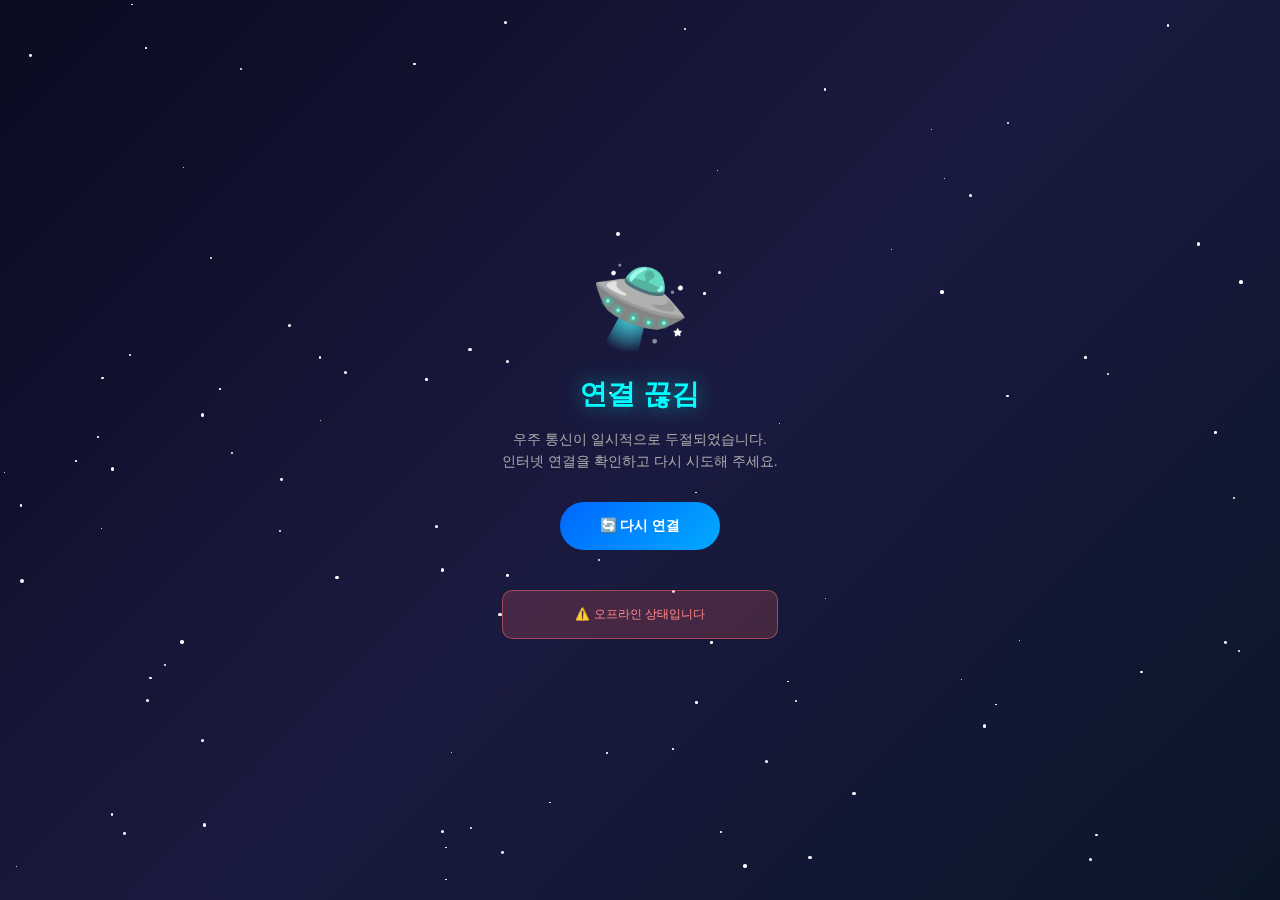
<file: offline.html>
<!DOCTYPE html>
<html lang="ko">
<head>
    <meta charset="UTF-8">
    <meta name="viewport" content="width=device-width, initial-scale=1.0">
    <title>오프라인 - Solar Explorer</title>
    <link href="https://fonts.googleapis.com/css2?family=Orbitron:wght@400;700&display=swap" rel="stylesheet">
    <style>
        * { margin: 0; padding: 0; box-sizing: border-box; }
        
        body {
            font-family: 'Orbitron', sans-serif;
            background: linear-gradient(135deg, #0a0a20 0%, #1a1a40 50%, #0a1628 100%);
            color: #fff;
            min-height: 100vh;
            display: flex;
            flex-direction: column;
            align-items: center;
            justify-content: center;
            text-align: center;
            padding: 20px;
            overflow: hidden;
        }
        
        /* 별 배경 */
        .stars {
            position: fixed;
            top: 0;
            left: 0;
            width: 100%;
            height: 100%;
            pointer-events: none;
            z-index: 0;
        }
        
        .star {
            position: absolute;
            background: #fff;
            border-radius: 50%;
            animation: twinkle 2s infinite;
        }
        
        @keyframes twinkle {
            0%, 100% { opacity: 0.3; }
            50% { opacity: 1; }
        }
        
        .content {
            position: relative;
            z-index: 1;
            max-width: 500px;
        }
        
        .icon {
            font-size: 80px;
            margin-bottom: 20px;
            animation: float 3s ease-in-out infinite;
        }
        
        @keyframes float {
            0%, 100% { transform: translateY(0); }
            50% { transform: translateY(-15px); }
        }
        
        h1 {
            font-size: 28px;
            color: #00ffff;
            margin-bottom: 15px;
            text-shadow: 0 0 20px rgba(0, 255, 255, 0.5);
        }
        
        p {
            font-size: 14px;
            color: #aaa;
            line-height: 1.6;
            margin-bottom: 30px;
        }
        
        .btn {
            display: inline-block;
            padding: 15px 40px;
            background: linear-gradient(135deg, #0066ff, #00aaff);
            color: #fff;
            text-decoration: none;
            border-radius: 30px;
            font-size: 14px;
            font-weight: bold;
            transition: all 0.3s;
            border: none;
            cursor: pointer;
            font-family: 'Orbitron', sans-serif;
        }
        
        .btn:hover {
            transform: scale(1.05);
            box-shadow: 0 0 30px rgba(0, 150, 255, 0.5);
        }
        
        .status {
            margin-top: 40px;
            padding: 15px 25px;
            background: rgba(255, 100, 100, 0.2);
            border: 1px solid rgba(255, 100, 100, 0.5);
            border-radius: 10px;
            font-size: 12px;
            color: #ff8888;
        }
        
        .status::before {
            content: '⚠️ ';
        }
    </style>
</head>
<body>
    <div class="stars" id="stars"></div>
    
    <div class="content">
        <div class="icon">🛸</div>
        <h1>연결 끊김</h1>
        <p>
            우주 통신이 일시적으로 두절되었습니다.<br>
            인터넷 연결을 확인하고 다시 시도해 주세요.
        </p>
        <button class="btn" onclick="location.reload()">🔄 다시 연결</button>
        
        <div class="status">
            오프라인 상태입니다
        </div>
    </div>
    
    <script>
        // 별 생성
        const starsContainer = document.getElementById('stars');
        for (let i = 0; i < 100; i++) {
            const star = document.createElement('div');
            star.className = 'star';
            star.style.left = Math.random() * 100 + '%';
            star.style.top = Math.random() * 100 + '%';
            star.style.width = Math.random() * 3 + 1 + 'px';
            star.style.height = star.style.width;
            star.style.animationDelay = Math.random() * 2 + 's';
            starsContainer.appendChild(star);
        }
        
        // 온라인 복귀 시 자동 새로고침
        window.addEventListener('online', () => {
            location.reload();
        });
    </script>
</body>
</html>
</file>
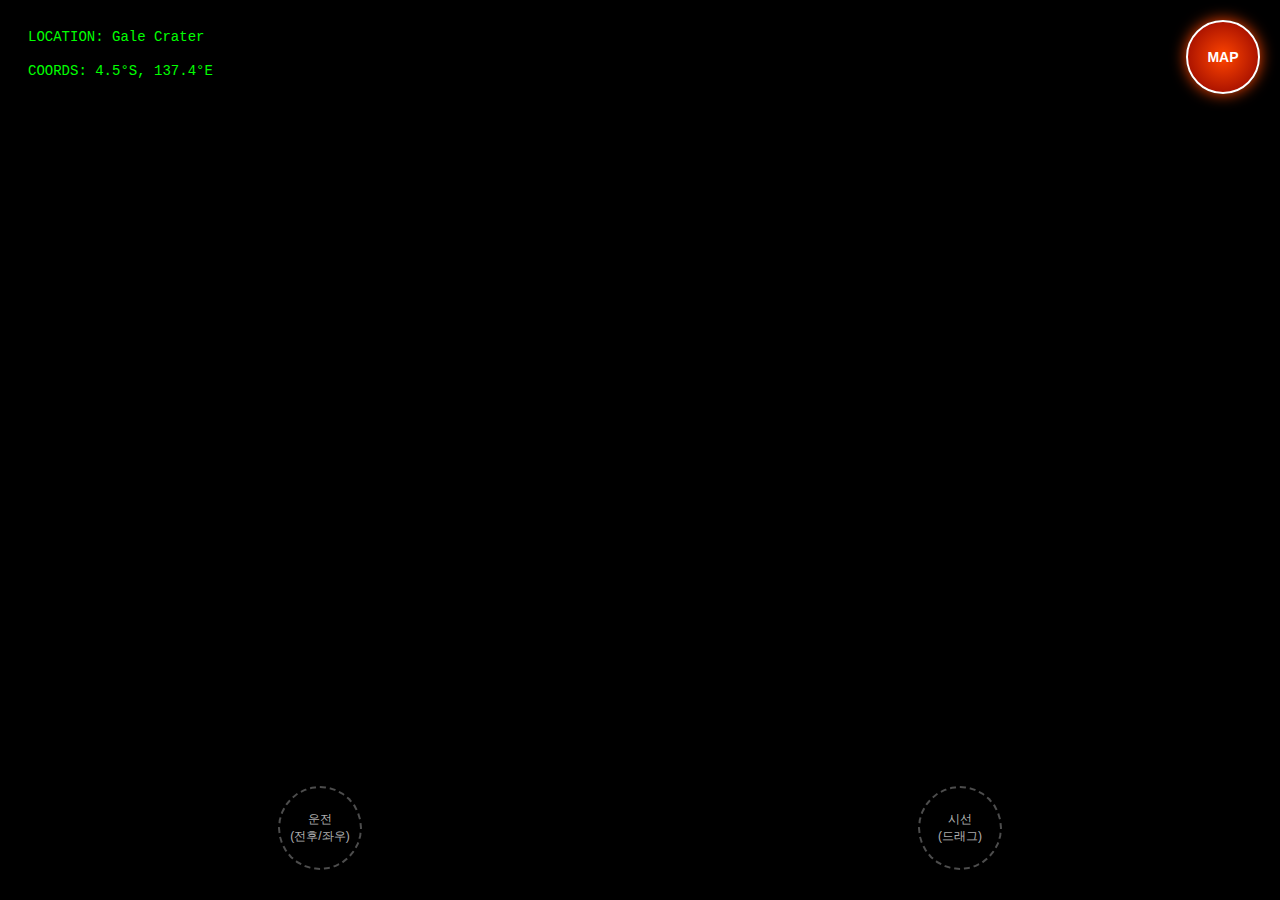
<file: planet.html>
<!DOCTYPE html>
<html lang="ko">
<head>
    <meta charset="UTF-8">
    <meta name="viewport" content="width=device-width, initial-scale=1.0, user-scalable=no, maximum-scale=1.0">
    <title>Mars Global Explorer - Final</title>
    <style>
        body { margin: 0; overflow: hidden; background-color: #000; font-family: 'Segoe UI', sans-serif; touch-action: none; user-select: none; }
        
        /* UI 레이어 */
        #ui-layer { position: absolute; top: 0; left: 0; width: 100%; height: 100%; pointer-events: none; z-index: 10; transition: opacity 0.5s; }
        
        /* HUD 정보 */
        #hud-top {
            position: absolute; top: 20px; left: 20px;
            color: #00ff00; font-family: 'Courier New', monospace;
            text-shadow: 1px 1px 2px black;
            font-size: 14px;
        }
        .hud-line { margin: 5px 0; background: rgba(0,0,0,0.6); padding: 4px 8px; border-radius: 4px; display: inline-block; }

        /* 맵 버튼 */
        #map-btn {
            position: absolute; top: 20px; right: 20px;
            width: 70px; height: 70px;
            background: radial-gradient(circle, rgba(255,69,0,1) 0%, rgba(139,0,0,1) 100%);
            border: 2px solid #fff; border-radius: 50%;
            display: flex; justify-content: center; align-items: center;
            color: white; font-weight: bold; cursor: pointer; pointer-events: auto;
            box-shadow: 0 0 15px #ff4500; font-size: 14px;
            animation: pulse-btn 2s infinite;
            z-index: 20;
        }
        @keyframes pulse-btn { 0% {box-shadow: 0 0 0 0 rgba(255,69,0,0.7);} 70% {box-shadow: 0 0 0 10px rgba(255,69,0,0);} 100% {box-shadow: 0 0 0 0 rgba(255,69,0,0);} }

        /* 컨트롤러 힌트 */
        #controls-hint {
            position: absolute; bottom: 30px; width: 100%;
            display: flex; justify-content: space-around;
            color: rgba(255,255,255,0.7); font-size: 12px;
            pointer-events: none;
        }
        .hint-circle {
            width: 80px; height: 80px; border: 2px dashed rgba(255,255,255,0.3);
            border-radius: 50%; display: flex; align-items: center; justify-content: center;
            text-align: center; background: rgba(0,0,0,0.2);
        }

        /* 맵 오버레이 (3D 지구본) */
        #map-container {
            position: absolute; top: 0; left: 0; width: 100%; height: 100%;
            background: #000; z-index: 100; display: none;
            pointer-events: auto;
        }
        #map-ui {
            position: absolute; top: 0; left: 0; width: 100%; height: 100%;
            pointer-events: none; z-index: 101;
        }
        #close-map-btn {
            position: absolute; bottom: 30px; left: 50%; transform: translateX(-50%);
            padding: 12px 40px; background: rgba(0,0,0,0.5); border: 2px solid #fff;
            color: white; font-size: 16px; border-radius: 30px; cursor: pointer;
            pointer-events: auto;
        }
        #map-instruction {
            position: absolute; top: 100px; width: 100%; text-align: center;
            color: #aaa; font-size: 14px;
        }

        /* 워프 효과 */
        #warp-overlay {
            position: absolute; top: 0; left: 0; width: 100%; height: 100%;
            background: white; opacity: 0; pointer-events: none; z-index: 200;
            transition: opacity 0.5s;
        }
    </style>
    <script src="https://cdnjs.cloudflare.com/ajax/libs/three.js/r128/three.min.js"></script>
    <script src="https://cdnjs.cloudflare.com/ajax/libs/tween.js/18.6.4/tween.umd.js"></script>
</head>
<body>

    <!-- 탐험 모드 UI -->
    <div id="ui-layer">
        <div id="hud-top">
            <div class="hud-line">LOCATION: <span id="loc-name">Gale Crater</span></div><br>
            <div class="hud-line">COORDS: <span id="loc-coords">4.5°S, 137.4°E</span></div>
        </div>
        <div id="map-btn">MAP</div>
        <div id="controls-hint">
            <div class="hint-circle">운전<br>(전후/좌우)</div>
            <div class="hint-circle">시선<br>(드래그)</div>
        </div>
    </div>

    <!-- 맵 모드 UI -->
    <div id="map-container">
        <div id="map-ui">
            <h1 style="text-align:center; color:white; margin-top:40px; text-shadow:0 0 10px #ff4500;">SELECT DESTINATION</h1>
            <div id="map-instruction">드래그하여 회전 / 핀을 클릭하여 이동</div>
            <button id="close-map-btn">탐험 계속하기</button>
        </div>
    </div>

    <div id="warp-overlay"></div>

    <script>
        // --- 데이터 ---
        const MARS_LOCATIONS = [
            { name: "Gale Crater (Curiosity)", lat: -4.5, lon: 137.4, type: "Landing" },
            { name: "Jezero Crater (Perseverance)", lat: 18.4, lon: 77.5, type: "Landing" },
            { name: "Olympus Mons", lat: 18.65, lon: 226.2, type: "Volcano" },
            { name: "Valles Marineris", lat: -14.0, lon: 280.8, type: "Canyon" },
            { name: "Chryse Planitia", lat: 22.4, lon: 312.0, type: "Landing" },
            { name: "Utopia Planitia", lat: 48.3, lon: 225.7, type: "Landing" },
            { name: "Gusev Crater", lat: -14.6, lon: 175.4, type: "Landing" },
            { name: "Elysium Mons", lat: 24.8, lon: 147.1, type: "Volcano" },
            { name: "Hellas Planitia", lat: -42.7, lon: 70.0, type: "Basin" },
            { name: "Cydonia (Face)", lat: 40.7, lon: 350.5, type: "Feature" }
        ];

        let appMode = 'EXPLORE'; 
        let currentLoc = MARS_LOCATIONS[0];
        
        let sceneEx, cameraEx, renderer;
        let groundMesh, rockGroup;
        const clock = new THREE.Clock();
        
        let sceneMap, cameraMap;
        let marsGlobe, markersGroup;
        let isDraggingMap = false;
        let prevMouseMap = { x: 0, y: 0 };
        let mapRotationVelocity = { x: 0, y: 0 };

        let input = { throttle: 0, steering: 0, lookX: 0, lookY: 0 };
        let touchIdx = { drive: -1, look: -1 };
        let touchStart = { x:0, y:0, lx:0, ly:0 };

        const raycaster = new THREE.Raycaster();
        const mouse = new THREE.Vector2();

        init();
        animate();

        function init() {
            renderer = new THREE.WebGLRenderer({ antialias: true });
            renderer.setSize(window.innerWidth, window.innerHeight);
            renderer.setPixelRatio(Math.min(window.devicePixelRatio, 2));
            document.body.appendChild(renderer.domElement);

            // --- Scene 1: Explore ---
            sceneEx = new THREE.Scene();
            sceneEx.background = new THREE.Color(0x110505);
            sceneEx.fog = new THREE.FogExp2(0xcc5533, 0.012);

            cameraEx = new THREE.PerspectiveCamera(70, window.innerWidth / window.innerHeight, 0.1, 1000);
            cameraEx.position.set(0, 2, 0);
            cameraEx.rotation.order = 'YXZ'; 

            const hemiEx = new THREE.HemisphereLight(0xffaa88, 0x444444, 0.6);
            sceneEx.add(hemiEx);
            const dirEx = new THREE.DirectionalLight(0xffffff, 0.8);
            dirEx.position.set(50, 100, 50);
            dirEx.castShadow = true;
            sceneEx.add(dirEx);

            rockGroup = new THREE.Group();
            sceneEx.add(rockGroup);
            
            createTerrain(currentLoc);
            
            // --- Scene 2: Map (지구본) ---
            sceneMap = new THREE.Scene();
            sceneMap.background = new THREE.Color(0x020202); 

            cameraMap = new THREE.PerspectiveCamera(45, window.innerWidth / window.innerHeight, 0.1, 1000);
            cameraMap.position.z = 18; 

            // 맵 조명 밝게 설정
            const ambMap = new THREE.AmbientLight(0x888888); // 밝은 앰비언트
            sceneMap.add(ambMap);
            const dirMap = new THREE.DirectionalLight(0xffffff, 1.5); // 강한 직사광
            dirMap.position.set(10, 10, 20);
            sceneMap.add(dirMap);
            
            createStars(sceneMap);
            createMarsGlobe();

            // --- 이벤트 ---
            window.addEventListener('resize', onResize);
            
            document.getElementById('map-btn').addEventListener('click', (e) => {
                e.preventDefault(); e.stopPropagation();
                openMap();
            });
            document.getElementById('close-map-btn').addEventListener('click', (e) => {
                e.preventDefault(); e.stopPropagation();
                closeMap();
            });

            // Map Events
            const mapContainer = document.getElementById('map-container');
            mapContainer.addEventListener('mousedown', onMapDragStart);
            window.addEventListener('mousemove', onMapDragMove);
            window.addEventListener('mouseup', onMapDragEnd);
            mapContainer.addEventListener('click', onMapClick);

            mapContainer.addEventListener('touchstart', onMapTouchStart, {passive:false});
            mapContainer.addEventListener('touchmove', onMapTouchMove, {passive:false});
            mapContainer.addEventListener('touchend', onMapDragEnd);

            // Explore Controls
            setupExploreInputs();
        }

        // --- 지형 & 돌 (높이 공식 통일) ---
        function getTerrainHeight(x, z, type) {
            let y = Math.sin(x * 0.05) * Math.cos(z * 0.05) * 2; 
            y += Math.sin(x * 0.2 + z * 0.1) * 0.5; 
            if(type === 'Volcano') {
                const dist = Math.sqrt(x*x + z*z);
                if (dist < 50) y += (50 - dist) * 0.3;
            }
            if(type === 'Canyon') y -= Math.abs(x) * 0.1;
            return y;
        }

        function createTerrain(locData) {
            if(groundMesh) {
                sceneEx.remove(groundMesh);
                groundMesh.geometry.dispose();
            }
            const width = 200;
            const segments = 120;
            const geo = new THREE.PlaneGeometry(width, width, segments, segments);
            const pos = geo.attributes.position;
            
            for(let i=0; i<pos.count; i++){
                const x = pos.getX(i);
                const z = pos.getY(i);
                pos.setZ(i, getTerrainHeight(x, z, locData.type));
            }
            geo.computeVertexNormals();

            let tColor = 0x8B4513;
            if(locData.type === 'Volcano') tColor = 0x804040;
            if(locData.type === 'Landing') tColor = 0xA0522D;
            if(locData.type === 'Canyon') tColor = 0x5D4037;

            const mat = new THREE.MeshStandardMaterial({
                color: tColor, roughness: 0.9, side: THREE.DoubleSide
            });

            const loader = new THREE.TextureLoader();
            loader.load('https://raw.githubusercontent.com/mrdoob/three.js/dev/examples/textures/terrain/backgrounddetailed64.jpg', (tex) => {
                tex.wrapS = tex.wrapT = THREE.RepeatWrapping;
                tex.repeat.set(10, 10);
                mat.map = tex;
                mat.needsUpdate = true;
            });

            groundMesh = new THREE.Mesh(geo, mat);
            groundMesh.rotation.x = -Math.PI/2;
            groundMesh.userData = { isGround: true };
            sceneEx.add(groundMesh);

            updateRocks(locData.type);
        }

        function updateRocks(type) {
            rockGroup.clear();
            const rockGeo = new THREE.DodecahedronGeometry(0.3, 0); 
            const rockMat = new THREE.MeshStandardMaterial({ color: 0x5a4d41 });
            
            for(let i=0; i<80; i++) {
                const mesh = new THREE.Mesh(rockGeo, rockMat);
                const r = Math.random() * 90;
                const theta = Math.random() * Math.PI * 2;
                const x = r * Math.cos(theta);
                const z = r * Math.sin(theta);
                
                const h = getTerrainHeight(x, z, type);
                mesh.position.set(x, h + 0.2, z); 
                mesh.scale.setScalar(0.5 + Math.random());
                rockGroup.add(mesh);
            }
        }

        // --- 맵 (지구본) 생성 [수정됨: 기본 색상 추가] ---
        function createMarsGlobe() {
            const loader = new THREE.TextureLoader();
            
            // 재질 생성 시 색상을 먼저 지정하여 로딩 전에도 보이게 함
            const material = new THREE.MeshStandardMaterial({
                color: 0xaa4422, // 화성색 (로딩 실패 대비)
                roughness: 0.7,
                metalness: 0.1
            });

            // 텍스처 로드 시도
            loader.load(
                'https://upload.wikimedia.org/wikipedia/commons/thumb/0/02/OSIRIS_Mars_true_color.jpg/1024px-OSIRIS_Mars_true_color.jpg',
                (tex) => {
                    material.map = tex;
                    material.color.setHex(0xffffff); // 텍스처 로드되면 원래 색 제거 (흰색 베이스)
                    material.needsUpdate = true;
                },
                undefined,
                (err) => {
                    console.log("Texture load failed, using base color.");
                }
            );
            
            const geometry = new THREE.SphereGeometry(5, 64, 64);
            marsGlobe = new THREE.Mesh(geometry, material);
            sceneMap.add(marsGlobe);

            markersGroup = new THREE.Group();
            marsGlobe.add(markersGroup);

            const pinGeo = new THREE.SphereGeometry(0.15, 16, 16);
            const pinMat = new THREE.MeshBasicMaterial({ color: 0x00ff00 });

            MARS_LOCATIONS.forEach(loc => {
                const latRad = loc.lat * (Math.PI / 180);
                const lonRad = -loc.lon * (Math.PI / 180);
                const r = 5.05;
                const x = r * Math.cos(latRad) * Math.cos(lonRad);
                const y = r * Math.sin(latRad);
                const z = r * Math.cos(latRad) * Math.sin(lonRad);

                const pin = new THREE.Mesh(pinGeo, pinMat.clone());
                pin.position.set(x, y, z);
                pin.userData = { locData: loc };
                
                if(loc.type === 'Landing') pin.material.color.setHex(0x00ff00);
                else if(loc.type === 'Volcano') pin.material.color.setHex(0xff4500);
                else pin.material.color.setHex(0xaaaaff);

                markersGroup.add(pin);
            });
        }

        function createStars(scene) {
            const geo = new THREE.BufferGeometry();
            const pos = [];
            for(let i=0; i<2000; i++) pos.push((Math.random()-0.5)*200, (Math.random()-0.5)*200, (Math.random()-0.5)*200);
            geo.setAttribute('position', new THREE.Float32BufferAttribute(pos, 3));
            scene.add(new THREE.Points(geo, new THREE.PointsMaterial({ color: 0xffffff, size: 0.15 })));
        }

        // --- 맵 제어 ---
        function openMap() {
            appMode = 'MAP';
            document.getElementById('map-container').style.display = 'block';
            document.getElementById('ui-layer').style.opacity = 0;
            marsGlobe.rotation.set(0,0,0);
        }

        function closeMap() {
            appMode = 'EXPLORE';
            document.getElementById('map-container').style.display = 'none';
            document.getElementById('ui-layer').style.opacity = 1;
        }

        function onMapDragStart(e) { isDraggingMap = true; prevMouseMap.x = e.clientX; prevMouseMap.y = e.clientY; mapRotationVelocity = {x:0, y:0}; }
        function onMapTouchStart(e) { if(e.touches.length === 1) { isDraggingMap = true; prevMouseMap.x = e.touches[0].clientX; prevMouseMap.y = e.touches[0].clientY; mapRotationVelocity = {x:0, y:0}; }}
        
        function onMapDragMove(e) {
            if(!isDraggingMap) return;
            const dx = e.clientX - prevMouseMap.x; const dy = e.clientY - prevMouseMap.y;
            rotateGlobe(dx, dy); prevMouseMap.x = e.clientX; prevMouseMap.y = e.clientY;
        }
        function onMapTouchMove(e) {
            if(!isDraggingMap) return;
            const dx = e.touches[0].clientX - prevMouseMap.x; const dy = e.touches[0].clientY - prevMouseMap.y;
            rotateGlobe(dx, dy); prevMouseMap.x = e.touches[0].clientX; prevMouseMap.y = e.touches[0].clientY;
        }
        function onMapDragEnd() { isDraggingMap = false; }
        
        function rotateGlobe(dx, dy) {
            marsGlobe.rotation.y += dx * 0.005;
            marsGlobe.rotation.x += dy * 0.005;
            mapRotationVelocity.x = dy * 0.005; mapRotationVelocity.y = dx * 0.005;
        }

        function onMapClick(e) {
            if(isDraggingMap) return; 
            mouse.x = (e.clientX / window.innerWidth) * 2 - 1;
            mouse.y = -(e.clientY / window.innerHeight) * 2 + 1;
            raycaster.setFromCamera(mouse, cameraMap);
            const intersects = raycaster.intersectObjects(markersGroup.children);
            if(intersects.length > 0) {
                teleportTo(intersects[0].object.userData.locData);
            }
        }

        function teleportTo(targetLoc) {
            const warpDiv = document.getElementById('warp-overlay');
            warpDiv.style.opacity = 1;
            setTimeout(() => {
                currentLoc = targetLoc;
                document.getElementById('loc-name').innerText = targetLoc.name;
                document.getElementById('loc-coords').innerText = `${targetLoc.lat}, ${targetLoc.lon}`;
                createTerrain(targetLoc);
                closeMap();
                setTimeout(() => { warpDiv.style.opacity = 0; }, 500);
            }, 500);
        }

        // --- 탐험 컨트롤 ---
        function setupExploreInputs() {
            document.addEventListener('touchstart', e => {
                // 맵 모드이거나, 버튼 클릭 시에는 게임 조작 무시
                if(appMode !== 'EXPLORE') return;
                if(e.target.closest('#map-btn')) return; // 버튼 누를 땐 이동 X

                const w = window.innerWidth;
                for(let t of e.changedTouches) {
                    if(t.clientX < w/2 && touchIdx.drive === -1) { 
                        touchIdx.drive = t.identifier;
                        touchStart.x = t.clientX; touchStart.y = t.clientY;
                    } else if(t.clientX >= w/2 && touchIdx.look === -1) { 
                        touchIdx.look = t.identifier;
                        touchStart.lx = t.clientX; touchStart.ly = t.clientY;
                    }
                }
            }, {passive:false});

            document.addEventListener('touchmove', e => {
                if(appMode !== 'EXPLORE') return;
                e.preventDefault();
                for(let t of e.changedTouches) {
                    if(t.identifier === touchIdx.drive) {
                        const dx = t.clientX - touchStart.x;
                        const dy = t.clientY - touchStart.y;
                        input.throttle = -dy * 0.05; 
                        input.steering = -dx * 0.02; 
                    }
                    if(t.identifier === touchIdx.look) {
                        const dx = t.clientX - touchStart.lx;
                        const dy = t.clientY - touchStart.ly;
                        input.lookY = -dx * 0.005; 
                        input.lookX = -dy * 0.005; 
                        touchStart.lx = t.clientX; touchStart.ly = t.clientY;
                    }
                }
            }, {passive:false});

            const endTouch = e => {
                for(let t of e.changedTouches) {
                    if(t.identifier === touchIdx.drive) { touchIdx.drive = -1; input.throttle=0; input.steering=0; }
                    if(t.identifier === touchIdx.look) { touchIdx.look = -1; input.lookX=0; input.lookY=0; }
                }
            };
            document.addEventListener('touchend', endTouch);
            
            document.addEventListener('keydown', e => {
                if(e.key === 'w' || e.key === 'W') input.throttle = 1;
                if(e.key === 's' || e.key === 'S') input.throttle = -1;
                if(e.key === 'a' || e.key === 'A') input.steering = 1; 
                if(e.key === 'd' || e.key === 'D') input.steering = -1;
            });
            document.addEventListener('keyup', e => {
                if(['w','s','W','S'].includes(e.key)) input.throttle = 0;
                if(['a','d','A','D'].includes(e.key)) input.steering = 0;
            });

            document.addEventListener('mousedown', () => { 
                if(appMode === 'EXPLORE' && document.pointerLockElement !== document.body) {
                    document.body.requestPointerLock().catch(e=>{});
                }
            });
            document.addEventListener('mousemove', e => {
                if(document.pointerLockElement === document.body && appMode === 'EXPLORE') {
                    cameraEx.rotation.y -= e.movementX * 0.002;
                    cameraEx.rotation.x -= e.movementY * 0.002; 
                    cameraEx.rotation.x = Math.max(-1.5, Math.min(1.5, cameraEx.rotation.x));
                }
            });
        }

        function onResize() {
            const w = window.innerWidth;
            const h = window.innerHeight;
            renderer.setSize(w, h);
            cameraEx.aspect = w/h; cameraEx.updateProjectionMatrix();
            cameraMap.aspect = w/h; cameraMap.updateProjectionMatrix();
        }

        function animate() {
            requestAnimationFrame(animate);

            if(appMode === 'MAP') {
                if(!isDraggingMap) {
                    marsGlobe.rotation.y += mapRotationVelocity.y;
                    marsGlobe.rotation.x += mapRotationVelocity.x;
                    mapRotationVelocity.x *= 0.95; mapRotationVelocity.y *= 0.95;
                }
                renderer.render(sceneMap, cameraMap);
            } 
            else {
                const dt = clock.getDelta();
                if (input.steering !== 0) cameraEx.rotation.y += input.steering * 2.0 * dt;
                if(input.lookY !== 0 || input.lookX !== 0) {
                    cameraEx.rotation.y += input.lookY;
                    cameraEx.rotation.x += input.lookX;
                    cameraEx.rotation.x = Math.max(-1.0, Math.min(1.0, cameraEx.rotation.x));
                    input.lookY = 0; input.lookX = 0;
                }

                const dir = new THREE.Vector3();
                cameraEx.getWorldDirection(dir);
                dir.y = 0; dir.normalize(); 
                if(input.throttle !== 0) cameraEx.position.addScaledVector(dir, input.throttle * 10 * dt);

                // 지형 높이 추적
                const terrainH = getTerrainHeight(cameraEx.position.x, cameraEx.position.z, currentLoc.type);
                cameraEx.position.y = THREE.MathUtils.lerp(cameraEx.position.y, terrainH + 1.7, 0.1);

                renderer.render(sceneEx, cameraEx);
            }
        }
    </script>
</body>
</html>
</file>
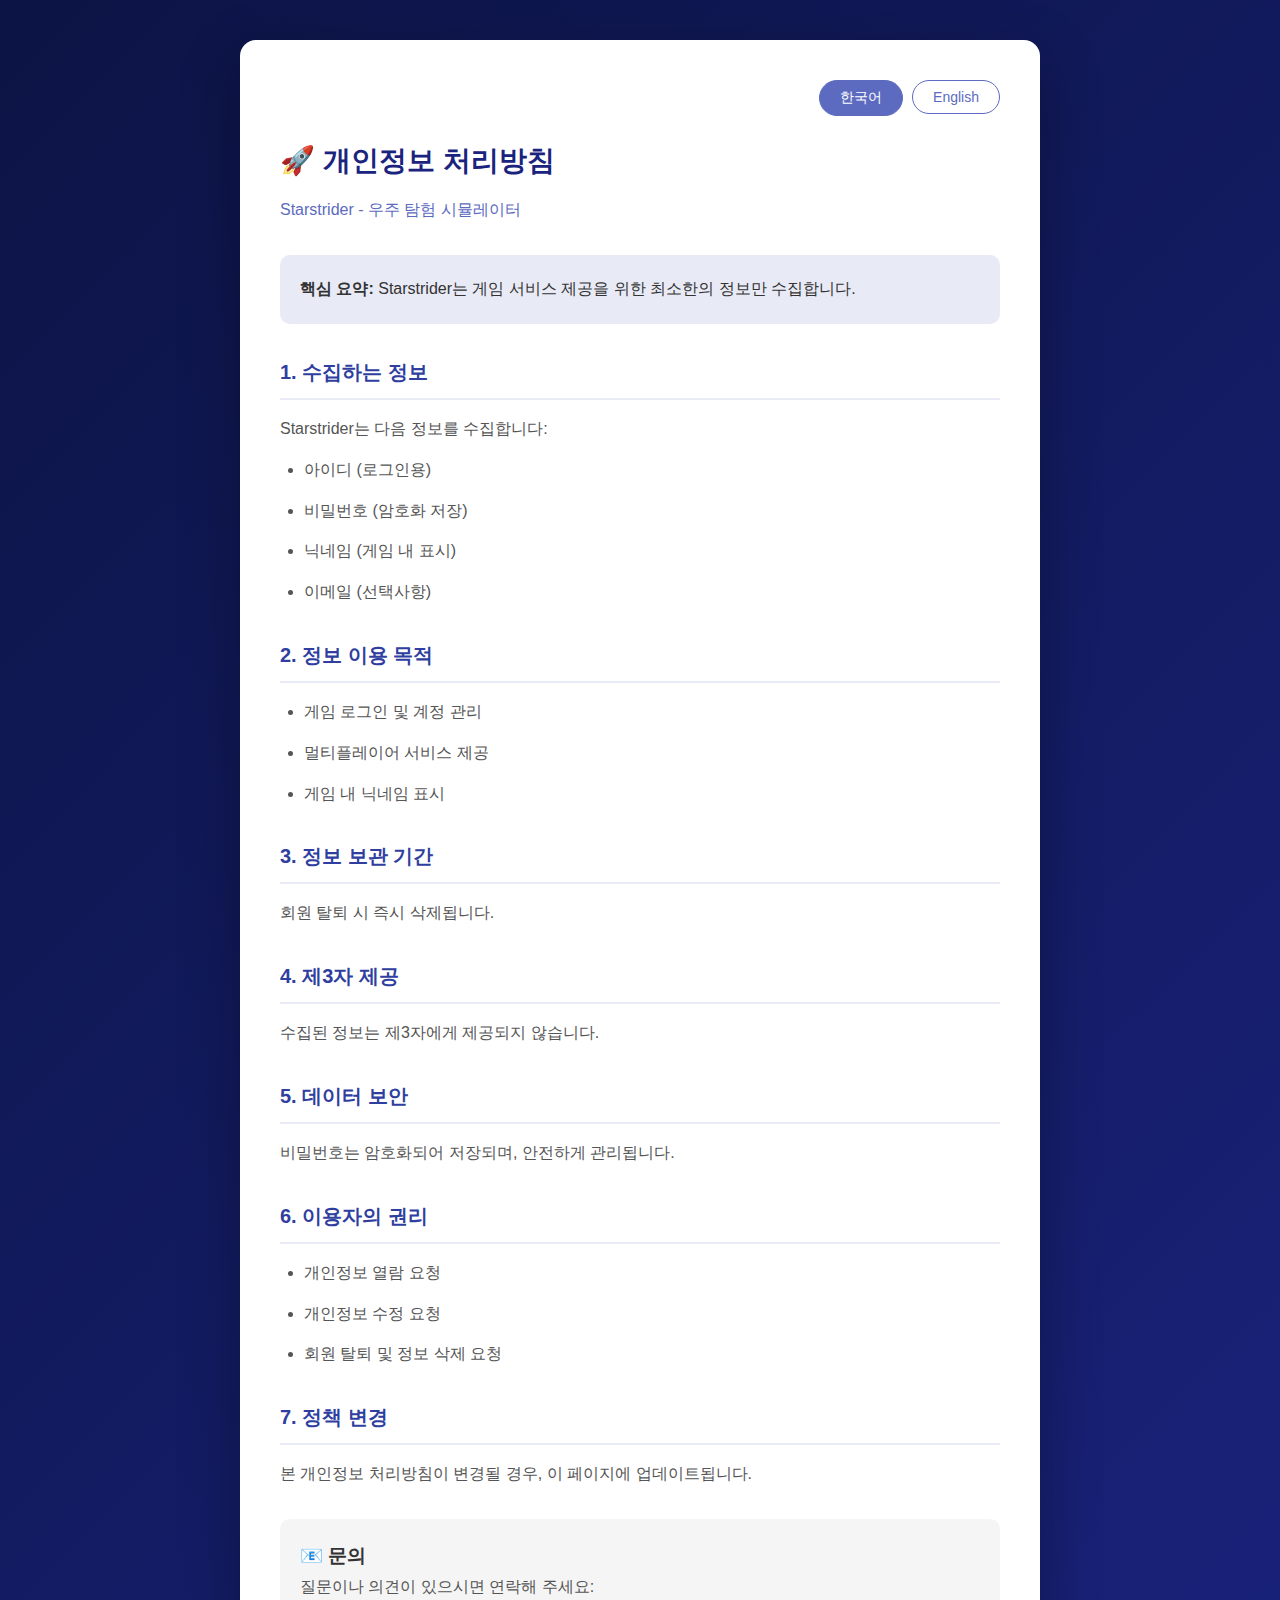
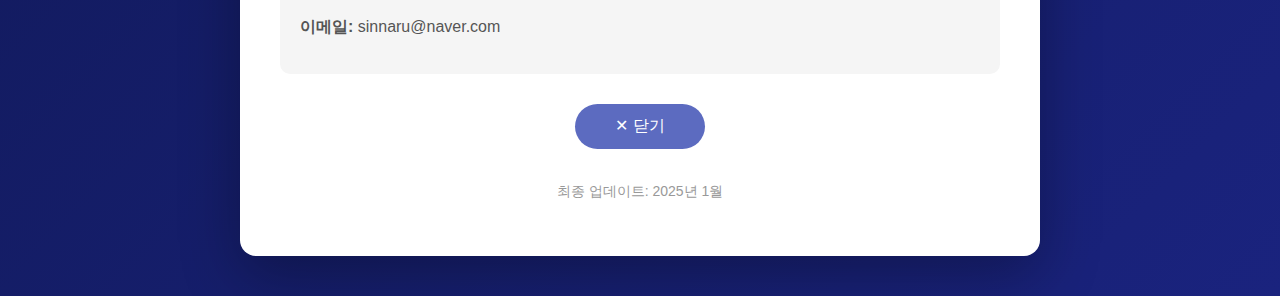
<file: privacy.html>
<!DOCTYPE html>
<html lang="ko">
<head>
    <meta charset="UTF-8">
    <meta name="viewport" content="width=device-width, initial-scale=1.0">
    <title>Privacy Policy - Starstrider</title>
    <style>
        * { margin: 0; padding: 0; box-sizing: border-box; }
        body {
            font-family: -apple-system, BlinkMacSystemFont, 'Segoe UI', Roboto, sans-serif;
            line-height: 1.8;
            color: #333;
            background: linear-gradient(135deg, #0c1445 0%, #1a237e 100%);
            min-height: 100vh;
            padding: 40px 20px;
        }
        .container {
            max-width: 800px;
            margin: 0 auto;
            background: white;
            border-radius: 16px;
            padding: 40px;
            box-shadow: 0 20px 60px rgba(0,0,0,0.3);
        }
        h1 { color: #1a237e; font-size: 28px; margin-bottom: 10px; }
        .app-name { color: #5c6bc0; font-size: 16px; margin-bottom: 30px; }
        h2 {
            color: #303f9f;
            font-size: 20px;
            margin-top: 30px;
            margin-bottom: 15px;
            padding-bottom: 8px;
            border-bottom: 2px solid #e8eaf6;
        }
        p, li { color: #555; margin-bottom: 12px; }
        ul { padding-left: 24px; margin-bottom: 20px; }
        .highlight { background: #e8eaf6; padding: 20px; border-radius: 10px; margin: 20px 0; }
        .contact { background: #f5f5f5; padding: 20px; border-radius: 10px; margin-top: 30px; }
        .date { color: #999; font-size: 14px; margin-top: 30px; text-align: center; }
        .lang-switch { text-align: right; margin-bottom: 20px; }
        .lang-switch button {
            color: #5c6bc0;
            background: white;
            padding: 8px 20px;
            border: 1px solid #5c6bc0;
            border-radius: 20px;
            font-size: 14px;
            cursor: pointer;
            margin-left: 5px;
        }
        .lang-switch button:hover, .lang-switch button.active {
            background: #5c6bc0;
            color: white;
        }
        .english { display: none; }
        .btn-area { text-align: center; margin-top: 30px; }
        .close-btn {
            display: inline-block;
            padding: 12px 40px;
            background: #5c6bc0;
            color: #fff;
            text-decoration: none;
            border-radius: 25px;
            border: none;
            font-size: 16px;
            cursor: pointer;
            transition: all 0.3s;
        }
        .close-btn:hover {
            background: #3f51b5;
            transform: scale(1.05);
        }
    </style>
</head>
<body>
    <div class="container">
        <div class="lang-switch">
            <button onclick="showKorean()" id="btn-ko" class="active">한국어</button>
            <button onclick="showEnglish()" id="btn-en">English</button>
        </div>

        <!-- 한국어 버전 -->
        <div class="korean" id="ko-content">
            <h1>🚀 개인정보 처리방침</h1>
            <p class="app-name">Starstrider - 우주 탐험 시뮬레이터</p>

            <div class="highlight">
                <strong>핵심 요약:</strong> Starstrider는 게임 서비스 제공을 위한 최소한의 정보만 수집합니다.
            </div>

            <h2>1. 수집하는 정보</h2>
            <p>Starstrider는 다음 정보를 수집합니다:</p>
            <ul>
                <li>아이디 (로그인용)</li>
                <li>비밀번호 (암호화 저장)</li>
                <li>닉네임 (게임 내 표시)</li>
                <li>이메일 (선택사항)</li>
            </ul>

            <h2>2. 정보 이용 목적</h2>
            <ul>
                <li>게임 로그인 및 계정 관리</li>
                <li>멀티플레이어 서비스 제공</li>
                <li>게임 내 닉네임 표시</li>
            </ul>

            <h2>3. 정보 보관 기간</h2>
            <p>회원 탈퇴 시 즉시 삭제됩니다.</p>

            <h2>4. 제3자 제공</h2>
            <p>수집된 정보는 제3자에게 제공되지 않습니다.</p>

            <h2>5. 데이터 보안</h2>
            <p>비밀번호는 암호화되어 저장되며, 안전하게 관리됩니다.</p>

            <h2>6. 이용자의 권리</h2>
            <ul>
                <li>개인정보 열람 요청</li>
                <li>개인정보 수정 요청</li>
                <li>회원 탈퇴 및 정보 삭제 요청</li>
            </ul>

            <h2>7. 정책 변경</h2>
            <p>본 개인정보 처리방침이 변경될 경우, 이 페이지에 업데이트됩니다.</p>

            <div class="contact">
                <h3>📧 문의</h3>
                <p>질문이나 의견이 있으시면 연락해 주세요:</p>
                <p><strong>이메일:</strong> sinnaru@naver.com</p>
            </div>

            <div class="btn-area">
                <button class="close-btn" onclick="window.close(); history.back();">✕ 닫기</button>
            </div>

            <p class="date">최종 업데이트: 2025년 1월</p>
        </div>

        <!-- English Version -->
        <div class="english" id="en-content">
            <h1>🚀 Privacy Policy</h1>
            <p class="app-name">Starstrider - Space Exploration Simulator</p>

            <div class="highlight">
                <strong>Summary:</strong> Starstrider collects only minimal information necessary to provide the game service.
            </div>

            <h2>1. Information We Collect</h2>
            <p>Starstrider collects the following information:</p>
            <ul>
                <li>Username (for login)</li>
                <li>Password (encrypted)</li>
                <li>Nickname (displayed in game)</li>
                <li>Email (optional)</li>
            </ul>

            <h2>2. Purpose of Use</h2>
            <ul>
                <li>Game login and account management</li>
                <li>Multiplayer service provision</li>
                <li>In-game nickname display</li>
            </ul>

            <h2>3. Retention Period</h2>
            <p>Information is deleted immediately upon account deletion.</p>

            <h2>4. Third-Party Sharing</h2>
            <p>Collected information is not shared with third parties.</p>

            <h2>5. Data Security</h2>
            <p>Passwords are encrypted and securely managed.</p>

            <h2>6. User Rights</h2>
            <ul>
                <li>Request to view personal information</li>
                <li>Request to modify personal information</li>
                <li>Request account deletion and data removal</li>
            </ul>

            <h2>7. Policy Changes</h2>
            <p>If this privacy policy changes, it will be updated on this page.</p>

            <div class="contact">
                <h3>📧 Contact</h3>
                <p>If you have questions or comments:</p>
                <p><strong>Email:</strong> sinnaru@naver.com</p>
            </div>

            <div class="btn-area">
                <button class="close-btn" onclick="window.close(); history.back();">✕ Close</button>
            </div>

            <p class="date">Last Updated: January 2025</p>
        </div>
    </div>

    <script>
        function showKorean() {
            document.getElementById('ko-content').style.display = 'block';
            document.getElementById('en-content').style.display = 'none';
            document.getElementById('btn-ko').classList.add('active');
            document.getElementById('btn-en').classList.remove('active');
        }
        function showEnglish() {
            document.getElementById('ko-content').style.display = 'none';
            document.getElementById('en-content').style.display = 'block';
            document.getElementById('btn-ko').classList.remove('active');
            document.getElementById('btn-en').classList.add('active');
        }
    </script>
</body>
</html>
</file>
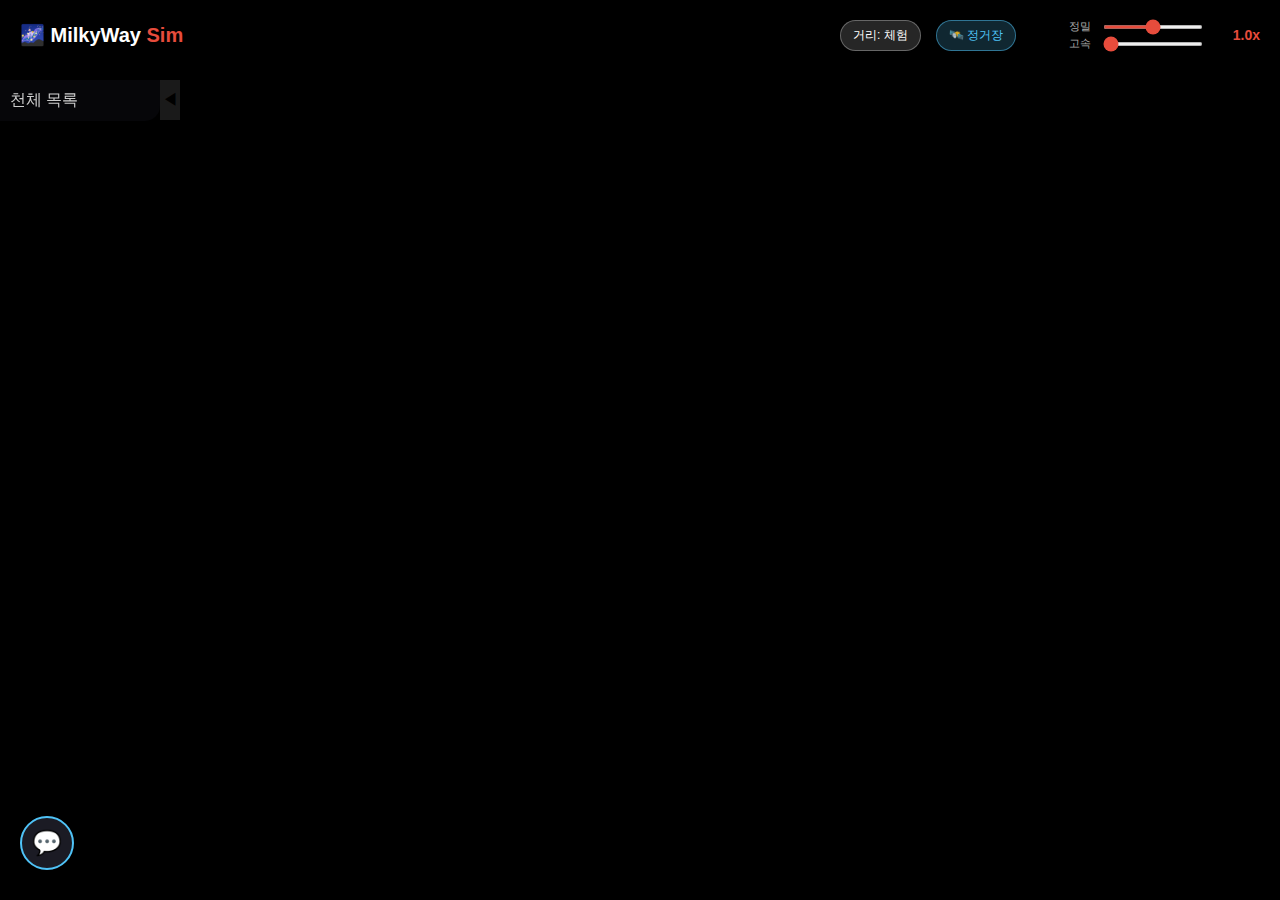
<file: solar.html>
<!DOCTYPE html>
<html lang="ko">
<head>
    <meta charset="UTF-8">
    <meta name="viewport" content="width=device-width, initial-scale=1.0, maximum-scale=1.0, user-scalable=no">
    <title>Solar System v62 (1인칭 조종석 + 내부이동)</title>
    <style>
        body { margin: 0; overflow: hidden; background-color: #000; font-family: 'Noto Sans KR', sans-serif; user-select: none; touch-action: none; }
        
        /* --- 상단 바 --- */
        #top-bar {
            position: absolute; top: 0; left: 0; width: 100%; height: 70px;
            background: linear-gradient(180deg, rgba(0,0,0,0.9) 0%, rgba(0,0,0,0) 100%);
            display: flex; align-items: center; justify-content: space-between;
            padding: 0 20px; box-sizing: border-box; z-index: 100; pointer-events: none;
        }
        h1 { margin: 0; font-size: 20px; color: white; text-shadow: 0 0 10px rgba(0,0,0,0.8); }

        .control-group { pointer-events: auto; display: flex; align-items: center; gap: 15px; color: white; }
        
        .slider-container { display: flex; flex-direction: column; gap: 2px; }
        .slider-row { display: flex; align-items: center; gap: 10px; font-size: 11px; color: #aaa; }
        .slider-label { width: 60px; text-align: right; }
        input[type=range] { width: 100px; cursor: pointer; accent-color: #e74c3c; height: 4px; }
        #time-val { font-size: 14px; font-weight: bold; color: #e74c3c; width: 40px; text-align: right; }

        .mode-btn {
            background: rgba(255, 255, 255, 0.15); border: 1px solid rgba(255,255,255,0.3);
            color: #fff; padding: 6px 12px; border-radius: 20px; cursor: pointer;
            font-size: 12px; transition: 0.2s; white-space: nowrap; pointer-events: auto;
        }
        .mode-btn:hover { background: #e74c3c; border-color: #e74c3c; }
        .mode-btn.active { background: #e74c3c; border-color: #e74c3c; font-weight: bold; }

        #btn-station { background: rgba(79, 195, 247, 0.2); border-color: rgba(79, 195, 247, 0.5); color: #4fc3f7; }
        #btn-station:hover { background: #4fc3f7; color: #000; }

        /* --- 파일럿 모드 HUD (1인칭 조종석) --- */
        #pilot-hud {
            display: none; position: absolute; top: 0; left: 0; width: 100%; height: 100%;
            pointer-events: none; z-index: 95;
        }
        #pilot-hud.active { display: block; }

        /* 조종석 프레임 - 리얼 SF 스타일 */
        #cockpit-frame { 
            position: absolute; top: 0; left: 0; width: 100%; height: 100%; 
            pointer-events: none; z-index: 96; 
        }
        
        /* 유리 반사 효과 */
        #glass-reflection {
            position: absolute; top: 0; left: 0; width: 100%; height: 100%;
            background: 
                linear-gradient(160deg, rgba(80,150,200,0.04) 0%, transparent 25%),
                linear-gradient(200deg, transparent 60%, rgba(100,180,255,0.03) 100%);
            pointer-events: none; z-index: 97;
        }
        
        /* 조종석 내부 조명 효과 */
        #cockpit-ambient {
            position: absolute; top: 0; left: 0; width: 100%; height: 100%;
            background: radial-gradient(ellipse at 50% 120%, rgba(0,80,120,0.15) 0%, transparent 50%);
            pointer-events: none; z-index: 94;
        }

        /* 중앙 계기판 콘솔 */
        #center-console {
            position: absolute; bottom: 8%; left: 50%; transform: translateX(-50%);
            width: 45%; max-width: 500px; height: 120px;
            background: linear-gradient(180deg, rgba(20,25,35,0.95) 0%, rgba(10,15,20,0.98) 100%);
            border: 2px solid rgba(60,70,90,0.6);
            border-radius: 8px 8px 0 0;
            box-shadow: 
                inset 0 2px 10px rgba(0,0,0,0.8),
                0 -5px 20px rgba(0,100,150,0.1);
            z-index: 98;
        }
        
        /* 메인 디스플레이 (중앙) */
        #main-display {
            position: absolute; top: 10px; left: 50%; transform: translateX(-50%);
            width: 200px; height: 70px;
            background: rgba(0,20,30,0.9);
            border: 1px solid rgba(0,150,200,0.4);
            border-radius: 4px;
            overflow: hidden;
        }
        #main-display::before {
            content: ''; position: absolute; top: 0; left: 0; right: 0; height: 1px;
            background: linear-gradient(90deg, transparent, rgba(0,200,255,0.5), transparent);
        }
        .display-grid {
            display: grid; grid-template-columns: 1fr 1fr 1fr;
            height: 100%; padding: 5px;
        }
        .display-cell {
            display: flex; flex-direction: column; align-items: center; justify-content: center;
            border-right: 1px solid rgba(0,100,150,0.2);
            font-size: 8px; color: rgba(0,200,255,0.7);
        }
        .display-cell:last-child { border-right: none; }
        .display-value { font-size: 14px; color: #00d4ff; font-weight: bold; margin-top: 2px; }

        /* 좌우 서브 디스플레이 */
        .sub-display {
            position: absolute; top: 15px; width: 80px; height: 55px;
            background: rgba(0,15,25,0.9);
            border: 1px solid rgba(0,120,160,0.3);
            border-radius: 3px;
        }
        .sub-display.left { left: 15px; }
        .sub-display.right { right: 15px; }
        .sub-display-content {
            padding: 5px; font-size: 7px; color: rgba(0,180,220,0.8);
        }
        .sub-display-bar {
            height: 4px; background: rgba(0,50,80,0.5); margin: 3px 0; border-radius: 2px;
            overflow: hidden;
        }
        .sub-display-bar-fill {
            height: 100%; background: linear-gradient(90deg, #00aaff, #00ffcc);
            transition: width 0.3s;
        }

        /* LED 표시등 행 */
        #led-row {
            position: absolute; bottom: 8px; left: 50%; transform: translateX(-50%);
            display: flex; gap: 6px;
        }
        .led {
            width: 6px; height: 6px; border-radius: 50%;
            box-shadow: 0 0 4px currentColor;
        }
        .led.green { background: #00ff44; color: #00ff44; }
        .led.yellow { background: #ffcc00; color: #ffcc00; }
        .led.red { background: #ff3344; color: #ff3344; animation: blink 1s infinite; }
        .led.blue { background: #0088ff; color: #0088ff; }
        .led.off { background: #333; color: transparent; box-shadow: none; }
        @keyframes blink { 0%, 100% { opacity: 1; } 50% { opacity: 0.3; } }

        /* 좌측 패널 */
        #left-panel {
            position: absolute; left: 0; top: 20%; bottom: 25%;
            width: 12%; max-width: 140px;
            background: linear-gradient(90deg, rgba(15,20,30,0.98) 0%, rgba(25,30,40,0.9) 100%);
            border-right: 2px solid rgba(50,60,80,0.5);
            clip-path: polygon(0 0, 100% 5%, 100% 95%, 0 100%);
            z-index: 98;
        }
        
        /* 우측 패널 */
        #right-panel {
            position: absolute; right: 0; top: 20%; bottom: 25%;
            width: 12%; max-width: 140px;
            background: linear-gradient(-90deg, rgba(15,20,30,0.98) 0%, rgba(25,30,40,0.9) 100%);
            border-left: 2px solid rgba(50,60,80,0.5);
            clip-path: polygon(0 5%, 100% 0, 100% 100%, 0 95%);
            z-index: 98;
        }
        
        /* 사이드 패널 내부 디스플레이 */
        .side-display {
            margin: 15px 8px; padding: 8px;
            background: rgba(0,20,35,0.8);
            border: 1px solid rgba(0,100,140,0.4);
            border-radius: 3px;
        }
        .side-display-title {
            font-size: 7px; color: rgba(0,180,220,0.6);
            text-transform: uppercase; margin-bottom: 5px;
        }
        .side-gauge {
            height: 30px; background: rgba(0,30,50,0.5);
            border-radius: 2px; overflow: hidden;
            display: flex; align-items: flex-end;
        }
        .side-gauge-bar {
            width: 100%; background: linear-gradient(0deg, #00aaff 0%, #00ffcc 100%);
            transition: height 0.5s;
        }
        
        /* 사이드 LED 그룹 */
        .side-leds {
            display: grid; grid-template-columns: repeat(4, 1fr); gap: 4px;
            margin-top: 10px; padding: 5px;
        }
        .side-led {
            width: 8px; height: 8px; border-radius: 2px;
            background: #333;
        }
        .side-led.on { background: #ffcc00; box-shadow: 0 0 6px #ffcc00; }

        /* 상단 프레임 */
        #top-frame {
            position: absolute; top: 0; left: 0; right: 0; height: 8%;
            background: linear-gradient(180deg, rgba(10,15,20,0.98) 0%, rgba(20,25,35,0.95) 70%, transparent 100%);
            clip-path: polygon(0 0, 100% 0, 95% 100%, 5% 100%);
            z-index: 98;
        }
        
        /* 상단 표시등 */
        #top-indicators {
            position: absolute; top: 15px; left: 50%; transform: translateX(-50%);
            display: flex; gap: 20px;
        }
        .top-indicator {
            display: flex; align-items: center; gap: 5px;
            font-size: 8px; color: rgba(200,220,255,0.6);
        }
        .top-indicator .led { width: 5px; height: 5px; }

        /* 프레임 모서리 */
        .frame-corner {
            position: absolute; width: 80px; height: 80px;
            border: 3px solid rgba(50,60,80,0.6);
            z-index: 99;
        }
        .frame-corner.tl { top: 8%; left: 12%; border-right: none; border-bottom: none; border-radius: 10px 0 0 0; }
        .frame-corner.tr { top: 8%; right: 12%; border-left: none; border-bottom: none; border-radius: 0 10px 0 0; }
        .frame-corner.bl { bottom: 22%; left: 12%; border-right: none; border-top: none; border-radius: 0 0 0 10px; }
        .frame-corner.br { bottom: 22%; right: 12%; border-left: none; border-top: none; border-radius: 0 0 10px 0; }

        /* 홀로그램 네비게이션 디스플레이 */
        #holo-display {
            position: absolute; top: 12%; left: 50%; transform: translateX(-50%);
            width: 220px; padding: 12px; 
            background: rgba(0, 25, 40, 0.85);
            border: 1px solid rgba(0,180,220,0.5); 
            border-radius: 6px;
            color: #00ffff; font-size: 10px; 
            backdrop-filter: blur(8px);
            box-shadow: 0 0 20px rgba(0,150,200,0.2), inset 0 0 30px rgba(0,100,150,0.1);
        }
        #holo-display::before {
            content: ''; position: absolute; top: -1px; left: 20%; right: 20%; height: 2px;
            background: linear-gradient(90deg, transparent, #00d4ff, transparent);
        }
        #holo-display h3 { margin: 0 0 8px 0; font-size: 10px; color: #00d4ff; text-align: center; letter-spacing: 2px; }
        .holo-row { display: flex; justify-content: space-between; margin: 4px 0; }
        .holo-label { color: #6699aa; font-size: 9px; }
        .holo-value { color: #00ffcc; font-weight: bold; }

        /* 십자선 (1인칭) */
        #crosshair {
            position: absolute; top: 50%; left: 50%; width: 40px; height: 40px;
            transform: translate(-50%, -50%); pointer-events: none;
        }
        #crosshair::before {
            content: ''; position: absolute; top: 50%; left: 0; right: 0; height: 1px;
            background: linear-gradient(90deg, transparent 0%, rgba(0,255,255,0.4) 30%, transparent 45%, transparent 55%, rgba(0,255,255,0.4) 70%, transparent 100%);
        }
        #crosshair::after {
            content: ''; position: absolute; left: 50%; top: 0; bottom: 0; width: 1px;
            background: linear-gradient(180deg, transparent 0%, rgba(0,255,255,0.4) 30%, transparent 45%, transparent 55%, rgba(0,255,255,0.4) 70%, transparent 100%);
        }
        #crosshair-center {
            position: absolute; top: 50%; left: 50%; width: 6px; height: 6px;
            border: 1px solid rgba(0,255,255,0.5); border-radius: 50%;
            transform: translate(-50%, -50%);
        }

        /* 속도계 (좌측 하단) */
        #speed-gauge {
            position: absolute; bottom: 15%; left: 3%;
            width: 100px; height: 100px; pointer-events: none;
        }
        #speed-gauge-bg {
            width: 100%; height: 100%; border-radius: 50%;
            background: rgba(10,20,35,0.9); 
            border: 2px solid rgba(0,150,200,0.4);
            display: flex; align-items: center; justify-content: center; flex-direction: column;
            box-shadow: inset 0 0 20px rgba(0,100,150,0.3), 0 0 15px rgba(0,100,150,0.2);
        }
        #speed-display { font-size: 28px; color: #00ffcc; font-weight: bold; text-shadow: 0 0 15px rgba(0,255,200,0.5); }
        #speed-label { font-size: 9px; color: #5588aa; }
        #control-hint { 
            position: absolute; bottom: -25px; left: 50%; transform: translateX(-50%);
            font-size: 7px; color: rgba(100,150,180,0.6); white-space: nowrap;
        }

        /* 레이더 (우측 하단) */
        #radar {
            position: absolute; bottom: 15%; right: 3%;
            width: 100px; height: 100px;
            background: radial-gradient(circle, rgba(0,30,50,0.95) 0%, rgba(0,20,35,0.95) 100%);
            border: 2px solid rgba(0,150,200,0.4); border-radius: 50%;
            pointer-events: auto; overflow: hidden;
            box-shadow: inset 0 0 20px rgba(0,100,150,0.3), 0 0 15px rgba(0,100,150,0.2);
        }
        #radar::before, #radar::after {
            content: ''; position: absolute; top: 50%; left: 50%; background: rgba(0,200,255,0.1);
        }
        #radar::before { width: 100%; height: 1px; transform: translate(-50%, -50%); }
        #radar::after { width: 1px; height: 100%; transform: translate(-50%, -50%); }
        #radar-sweep {
            position: absolute; top: 50%; left: 50%; width: 50%; height: 2px;
            background: linear-gradient(to right, rgba(0,255,200,0.8), transparent);
            transform-origin: left center; animation: sweep 3s linear infinite;
        }
        @keyframes sweep { from { transform: rotate(0deg); } to { transform: rotate(360deg); } }
        #radar-center {
            position: absolute; top: 50%; left: 50%; width: 4px; height: 4px;
            background: #00ffcc; border-radius: 50%; transform: translate(-50%, -50%);
            box-shadow: 0 0 8px #00ffcc;
        }
        .radar-blip {
            position: absolute; width: 5px; height: 5px; border-radius: 50%;
            transform: translate(-50%, -50%); box-shadow: 0 0 4px currentColor;
        }

        /* 우주선 내부 이동 버튼 */
        #ship-interior-nav {
            position: absolute; bottom: 3%; left: 50%; transform: translateX(-50%);
            display: flex; gap: 6px; pointer-events: auto;
        }
        .interior-btn {
            background: rgba(0,40,60,0.85); border: 1px solid rgba(0,200,255,0.4);
            color: #00d4ff; padding: 8px 10px; border-radius: 8px;
            font-size: 9px; cursor: pointer; transition: 0.3s;
            display: flex; flex-direction: column; align-items: center; gap: 2px;
            min-width: 50px;
        }
        .interior-btn:hover, .interior-btn.active {
            background: rgba(0,100,150,0.7); box-shadow: 0 0 10px rgba(0,200,255,0.5);
        }
        .interior-btn .icon { font-size: 16px; }
        .interior-btn .label { font-size: 8px; }

        /* 내부 이동 WASD 컨트롤 표시 */
        #interior-walk-hint {
            position: absolute; top: 50%; left: 50%; transform: translate(-50%, -50%);
            color: rgba(255,255,255,0.3); font-size: 10px; text-align: center;
            pointer-events: none; display: none;
        }
        #interior-walk-hint.active { display: block; }

        /* 핸드레일 이동 오버레이 */
        #handrail-overlay {
            display: none; position: absolute; top: 0; left: 0; width: 100%; height: 100%;
            background: rgba(0,0,0,0.85); z-index: 200;
            align-items: center; justify-content: center; flex-direction: column;
        }
        #handrail-overlay.active { display: flex; }
        .handrail-anim { width: 120px; height: 50px; position: relative; }
        .handrail-line {
            position: absolute; top: 50%; left: 0; width: 100%; height: 4px;
            background: linear-gradient(to right, #333, #ffcc00, #333);
            transform: translateY(-50%); border-radius: 2px;
        }
        .hand-icon {
            position: absolute; top: 50%; font-size: 18px;
            transform: translate(-50%, -50%);
            animation: moveHand 1s ease-in-out forwards;
        }
        @keyframes moveHand { 0% { left: 10%; } 100% { left: 90%; } }
        #handrail-text { color: #00ffff; margin-top: 12px; font-size: 11px; }

        /* 우주선 선택 패널 */
        #ship-select-panel {
            display: none; position: absolute; bottom: 80px; left: 50%; transform: translateX(-50%);
            background: rgba(10,20,35,0.95); border: 1px solid rgba(0,200,255,0.4);
            border-radius: 12px; padding: 12px 15px; z-index: 150;
            backdrop-filter: blur(10px); min-width: 200px;
        }
        #ship-select-panel.active { display: block; }
        #ship-select-title {
            color: #00d4ff; font-size: 13px; font-weight: bold;
            text-align: center; margin-bottom: 10px; padding-bottom: 8px;
            border-bottom: 1px solid rgba(0,200,255,0.2);
        }
        #ship-select-list { display: flex; flex-direction: column; gap: 6px; }
        .ship-select-item {
            display: flex; align-items: center; gap: 10px;
            background: rgba(0,50,80,0.5); border: 1px solid rgba(0,200,255,0.3);
            border-radius: 8px; padding: 8px 12px; cursor: pointer;
            transition: all 0.2s;
        }
        .ship-select-item:hover {
            background: rgba(0,100,150,0.6); border-color: #00d4ff;
            transform: translateX(3px);
        }
        .ship-color-dot {
            width: 12px; height: 12px; border-radius: 50%;
            box-shadow: 0 0 6px currentColor;
        }
        .ship-select-name { color: #fff; font-size: 11px; flex: 1; }
        .ship-select-btn {
            background: rgba(0,200,255,0.2); border: 1px solid #00d4ff;
            color: #00d4ff; padding: 3px 8px; border-radius: 10px;
            font-size: 9px; cursor: pointer;
        }
        .ship-select-btn:hover { background: #00d4ff; color: #000; }
        #ship-select-hint {
            color: rgba(255,255,255,0.4); font-size: 9px;
            text-align: center; margin-top: 8px;
        }

        /* 내비게이션 컨트롤 (상단) */
        #nav-controls {
            position: absolute; top: 60px; left: 50%; transform: translateX(-50%);
            display: flex; gap: 8px; pointer-events: auto;
        }
        #target-select {
            background: rgba(0,20,40,0.9); color: #00ffff; border: 1px solid rgba(0,200,255,0.4);
            padding: 5px 10px; border-radius: 12px; outline: none; font-size: 10px;
        }
        #btn-autopilot {
            background: rgba(100, 50, 50, 0.6); border: 1px solid #ff5555; color: #ff8888;
            padding: 5px 12px; border-radius: 12px; cursor: pointer; font-weight: bold; font-size: 10px;
        }
        #btn-autopilot.engaged { background: #ff5555; color: white; }
        #btn-exit-pilot { background: rgba(255,80,80,0.8); border: none; font-size: 10px; padding: 5px 10px; }

        /* 모바일 컨트롤 (조이스틱 & 버튼) */
        #mobile-controls {
            display: none;
            position: absolute; bottom: 25%; width: 100%; padding: 0 15px; box-sizing: border-box;
            pointer-events: none; justify-content: space-between;
        }
        
        #joystick-zone {
            width: 100px; height: 100px;
            background: rgba(0,50,80,0.5); border-radius: 50%; 
            border: 2px solid rgba(0,200,255,0.4);
            pointer-events: auto; touch-action: none; position: relative;
        }
        
        #joystick-knob {
            position: absolute; top: 50%; left: 50%; width: 40px; height: 40px;
            background: radial-gradient(circle, rgba(0,200,255,0.6), rgba(0,100,150,0.4));
            border: 2px solid #00d4ff; border-radius: 50%; transform: translate(-50%, -50%);
            box-shadow: 0 0 10px rgba(0,200,255,0.4);
        }
        
        #throttle-controls {
            display: flex; flex-direction: column; gap: 10px; pointer-events: auto;
        }
        .throttle-btn {
            width: 50px; height: 50px; border-radius: 50%; 
            border: 2px solid rgba(0,200,255,0.5);
            background: rgba(0,40,60,0.7); color: #00ffff;
            font-size: 20px; font-weight: bold;
            display: flex; align-items: center; justify-content: center;
            cursor: pointer; touch-action: none; user-select: none;
        }
        .throttle-btn:active { background: rgba(0,150,200,0.5); }
        #btn-brake { border-color: rgba(255,100,100,0.5); color: #ff6666; font-size: 14px; }

        /* 탑승 버튼 */
        #btn-board {
            position: absolute; bottom: 100px; left: 50%; transform: translateX(-50%);
            background: #e74c3c; color: white; padding: 12px 30px; border: none;
            border-radius: 30px; font-size: 16px; font-weight: bold; cursor: pointer;
            box-shadow: 0 0 20px rgba(231, 76, 60, 0.6); z-index: 200; pointer-events: auto;
            display: none; animation: pulse 2s infinite;
        }
        @keyframes pulse { 0% { transform: translateX(-50%) scale(1); } 50% { transform: translateX(-50%) scale(1.05); } 100% { transform: translateX(-50%) scale(1); } }

        .hidden-in-pilot { display: none !important; }

        /* --- 기타 스타일 --- */
        #nav-container { position: absolute; top: 80px; left: 0; z-index: 90; display: flex; transition: transform 0.3s; }
        #nav-container.closed { transform: translateX(-120px); }
        #nav-panel { width: 140px; max-height: 50vh; overflow-y: auto; background: rgba(10,10,15,0.6); border-radius: 0 0 15px 0; padding: 10px; backdrop-filter: blur(10px); color: #ccc; }
        .nav-item { padding: 8px; border-radius: 6px; cursor: pointer; display: flex; justify-content: space-between; font-size: 12px; }
        .nav-item:hover { background: rgba(255,255,255,0.2); color: white; }
        #nav-toggle { width: 20px; height: 40px; background: rgba(255,255,255,0.1); cursor: pointer; display: flex; align-items: center; justify-content: center; }
        #spawn-dock { position: absolute; top: 80px; right: 15px; width: 50px; display: flex; flex-direction: column; gap: 10px; z-index: 100; pointer-events: auto; }
        .spawn-btn { width: 36px; height: 36px; border-radius: 50%; background-color: #333; background-size: cover; border: 2px solid #555; cursor: pointer; }
        #msg-box { position: absolute; bottom: 80px; left: 50%; transform: translateX(-50%); color: #ff6b6b; font-weight: bold; text-shadow: 0 2px 4px black; opacity: 0; transition: opacity 0.3s; pointer-events: none; }
        #reset-cam { position: absolute; bottom: 30px; left: 50%; transform: translateX(-50%); background: #e67e22; color: white; padding: 10px 25px; border-radius: 50px; border:none; cursor:pointer; display:none; pointer-events:auto; }
        .label { color: rgba(255,255,255,0.7); font-size: 10px; text-shadow: 0 0 3px black; margin-top: -8px; }
        #chat-toggle { position: absolute; bottom: 30px; left: 20px; width: 50px; height: 50px; background: rgba(30,30,40,0.9); border: 2px solid #4fc3f7; border-radius: 50%; color: #4fc3f7; display: flex; align-items: center; justify-content: center; font-size: 24px; cursor: pointer; z-index: 101; pointer-events: auto; }
        #chat-panel { position: absolute; bottom: 90px; left: 20px; width: 320px; height: 400px; background: rgba(15,15,20,0.95); border: 1px solid #4fc3f7; border-radius: 15px; display: flex; flex-direction: column; transform: scale(0); transform-origin: bottom left; transition: transform 0.3s; z-index: 101; pointer-events: auto; overflow: hidden; }
        #chat-panel.open { transform: scale(1); }
        #chat-messages { flex: 1; padding: 15px; overflow-y: auto; font-size: 13px; color: #ddd; }
        .msg { padding: 8px 12px; border-radius: 12px; margin-bottom: 5px; max-width: 80%; }
        .msg.user { align-self: flex-end; background: #2c3e50; margin-left: auto; }
        .msg.ai { align-self: flex-start; background: rgba(79,195,247,0.15); }
        #chat-input-area { padding: 10px; display: flex; gap: 5px; border-top: 1px solid #333; }
        #chat-input { flex: 1; background: #222; border: 1px solid #444; color: white; border-radius: 20px; padding: 5px 10px; }
        #chat-send { background: #4fc3f7; border: none; width: 30px; height: 30px; border-radius: 50%; cursor: pointer; }
    </style>
    <script type="importmap">
        { "imports": { "three": "https://cdn.jsdelivr.net/npm/three@0.160.0/build/three.module.js", "three/addons/": "https://cdn.jsdelivr.net/npm/three@0.160.0/examples/jsm/" } }
    </script>
</head>
<body>

    <div id="top-bar">
        <h1>🌌 MilkyWay <span style="color:#e74c3c">Sim</span></h1>
        <div class="control-group">
            <button id="btn-scale-mode" class="mode-btn">거리: 체험</button>
            <button id="btn-station" class="mode-btn">🛰️ 정거장</button>
            <div class="slider-container">
                <div class="slider-row"><span class="slider-label">정밀</span><input type="range" id="time-slider-fine" min="0" max="2" step="0.1" value="1"></div>
                <div class="slider-row"><span class="slider-label">고속</span><input type="range" id="time-slider-coarse" min="1" max="100" step="1" value="1"></div>
            </div>
            <div id="time-val">1.0x</div>
        </div>
    </div>

    <!-- 파일럿 모드 HUD (1인칭 조종석) -->
    <div id="pilot-hud">
        <!-- 조종석 내부 조명 -->
        <div id="cockpit-ambient"></div>
        
        <!-- 조종석 프레임 (SVG) -->
        <svg id="cockpit-frame" viewBox="0 0 1920 1080" preserveAspectRatio="xMidYMid slice">
            <!-- 좌측 큰 프레임 -->
            <path d="M0,0 L0,1080 L180,1080 L220,900 L200,600 L180,300 L220,50 L150,0 Z" fill="rgba(12,16,24,0.98)"/>
            <path d="M180,1080 L220,900 L200,600 L180,300 L220,50" stroke="rgba(60,80,100,0.5)" stroke-width="3" fill="none"/>
            
            <!-- 우측 큰 프레임 -->
            <path d="M1920,0 L1920,1080 L1740,1080 L1700,900 L1720,600 L1740,300 L1700,50 L1770,0 Z" fill="rgba(12,16,24,0.98)"/>
            <path d="M1740,1080 L1700,900 L1720,600 L1740,300 L1700,50" stroke="rgba(60,80,100,0.5)" stroke-width="3" fill="none"/>
            
            <!-- 상단 프레임 -->
            <path d="M150,0 L1770,0 L1700,50 Q960,90 220,50 Z" fill="rgba(12,16,24,0.98)"/>
            <path d="M220,50 Q960,90 1700,50" stroke="rgba(60,80,100,0.4)" stroke-width="2" fill="none"/>
            
            <!-- 상단 프레임 두께감 -->
            <path d="M300,50 L350,85 L960,100 L1570,85 L1620,50" stroke="rgba(40,50,65,0.6)" stroke-width="4" fill="none"/>
            
            <!-- 하단 메인 콘솔 영역 -->
            <path d="M180,1080 L1740,1080 L1650,850 Q960,800 270,850 Z" fill="rgba(8,12,18,0.99)"/>
            <path d="M270,850 Q960,800 1650,850" stroke="rgba(50,70,90,0.5)" stroke-width="3" fill="none"/>
            
            <!-- 좌측 경사 프레임 (창문 테두리) -->
            <path d="M220,50 L180,300 L250,320 L280,80 Z" fill="rgba(25,30,40,0.95)"/>
            <path d="M180,300 L200,600 L260,580 L250,320 Z" fill="rgba(20,25,35,0.95)"/>
            <path d="M200,600 L220,900 L280,870 L260,580 Z" fill="rgba(25,30,40,0.95)"/>
            
            <!-- 우측 경사 프레임 -->
            <path d="M1700,50 L1740,300 L1670,320 L1640,80 Z" fill="rgba(25,30,40,0.95)"/>
            <path d="M1740,300 L1720,600 L1660,580 L1670,320 Z" fill="rgba(20,25,35,0.95)"/>
            <path d="M1720,600 L1700,900 L1640,870 L1660,580 Z" fill="rgba(25,30,40,0.95)"/>
            
            <!-- 중앙 콘솔 하이라이트 -->
            <rect x="700" y="860" width="520" height="120" rx="6" fill="rgba(15,20,28,0.95)" stroke="rgba(50,70,100,0.4)" stroke-width="2"/>
            
            <!-- 좌측 콘솔 패널 -->
            <rect x="300" y="880" width="180" height="80" rx="4" fill="rgba(10,15,22,0.9)" stroke="rgba(40,60,80,0.4)"/>
            <rect x="310" y="890" width="70" height="35" rx="2" fill="rgba(0,25,40,0.8)" stroke="rgba(0,100,140,0.3)"/>
            <rect x="390" y="890" width="80" height="35" rx="2" fill="rgba(0,25,40,0.8)" stroke="rgba(0,100,140,0.3)"/>
            
            <!-- 우측 콘솔 패널 -->
            <rect x="1440" y="880" width="180" height="80" rx="4" fill="rgba(10,15,22,0.9)" stroke="rgba(40,60,80,0.4)"/>
            <rect x="1450" y="890" width="80" height="35" rx="2" fill="rgba(0,25,40,0.8)" stroke="rgba(0,100,140,0.3)"/>
            <rect x="1540" y="890" width="70" height="35" rx="2" fill="rgba(0,25,40,0.8)" stroke="rgba(0,100,140,0.3)"/>
            
            <!-- LED 표시등들 - 좌측 하단 -->
            <g class="leds-group">
                <circle cx="320" cy="945" r="4" fill="#44ff44" opacity="0.9"/>
                <circle cx="335" cy="945" r="4" fill="#44ff44" opacity="0.9"/>
                <circle cx="350" cy="945" r="4" fill="#ffcc00" opacity="0.9"/>
                <circle cx="365" cy="945" r="4" fill="#ffcc00" opacity="0.9"/>
                <circle cx="380" cy="945" r="4" fill="#333" opacity="0.9"/>
                <circle cx="395" cy="945" r="4" fill="#333" opacity="0.9"/>
                <circle cx="450" cy="945" r="4" fill="#00aaff" opacity="0.9"/>
                <circle cx="465" cy="945" r="4" fill="#00aaff" opacity="0.9"/>
            </g>
            
            <!-- LED 표시등들 - 우측 하단 -->
            <g class="leds-group">
                <circle cx="1455" cy="945" r="4" fill="#00aaff" opacity="0.9"/>
                <circle cx="1470" cy="945" r="4" fill="#00aaff" opacity="0.9"/>
                <circle cx="1525" cy="945" r="4" fill="#333" opacity="0.9"/>
                <circle cx="1540" cy="945" r="4" fill="#333" opacity="0.9"/>
                <circle cx="1555" cy="945" r="4" fill="#ffcc00" opacity="0.9"/>
                <circle cx="1570" cy="945" r="4" fill="#ffcc00" opacity="0.9"/>
                <circle cx="1585" cy="945" r="4" fill="#ff4444" opacity="0.7">
                    <animate attributeName="opacity" values="0.9;0.3;0.9" dur="1s" repeatCount="indefinite"/>
                </circle>
                <circle cx="1600" cy="945" r="4" fill="#44ff44" opacity="0.9"/>
            </g>
            
            <!-- 프레임 하이라이트 라인 -->
            <line x1="220" y1="55" x2="280" y2="80" stroke="rgba(0,150,200,0.2)" stroke-width="1"/>
            <line x1="1700" y1="55" x2="1640" y2="80" stroke="rgba(0,150,200,0.2)" stroke-width="1"/>
        </svg>
        
        <div id="glass-reflection"></div>
        
        <!-- 좌측 패널 -->
        <div id="left-panel">
            <div class="side-display">
                <div class="side-display-title">PWR</div>
                <div class="side-gauge"><div class="side-gauge-bar" id="pwr-bar" style="height:85%"></div></div>
            </div>
            <div class="side-display">
                <div class="side-display-title">TEMP</div>
                <div class="side-gauge"><div class="side-gauge-bar" style="height:45%;background:linear-gradient(0deg,#00ff88,#ffcc00)"></div></div>
            </div>
            <div class="side-leds">
                <div class="side-led on"></div><div class="side-led on"></div><div class="side-led"></div><div class="side-led"></div>
                <div class="side-led on"></div><div class="side-led"></div><div class="side-led on"></div><div class="side-led"></div>
            </div>
        </div>
        
        <!-- 우측 패널 -->
        <div id="right-panel">
            <div class="side-display">
                <div class="side-display-title">SHIELD</div>
                <div class="side-gauge"><div class="side-gauge-bar" style="height:100%;background:linear-gradient(0deg,#0088ff,#00ffcc)"></div></div>
            </div>
            <div class="side-display">
                <div class="side-display-title">O2</div>
                <div class="side-gauge"><div class="side-gauge-bar" style="height:92%"></div></div>
            </div>
            <div class="side-leds">
                <div class="side-led on"></div><div class="side-led on"></div><div class="side-led on"></div><div class="side-led on"></div>
                <div class="side-led"></div><div class="side-led on"></div><div class="side-led"></div><div class="side-led on"></div>
            </div>
        </div>
        
        <!-- 프레임 모서리 -->
        <div class="frame-corner tl"></div>
        <div class="frame-corner tr"></div>
        <div class="frame-corner bl"></div>
        <div class="frame-corner br"></div>

        <!-- 홀로그램 디스플레이 -->
        <div id="holo-display">
            <h3>◈ NAVIGATION ◈</h3>
            <div class="holo-row"><span class="holo-label">위치</span><span class="holo-value" id="current-location">지구 궤도</span></div>
            <div class="holo-row"><span class="holo-label">목표</span><span class="holo-value" id="target-distance">- km</span></div>
            <div class="holo-row"><span class="holo-label">연료</span><span class="holo-value" id="fuel-level">100%</span></div>
        </div>

        <div id="crosshair"><div id="crosshair-center"></div></div>
        
        <div id="nav-controls">
            <select id="target-select"><option value="">목표 선택...</option></select>
            <button id="btn-autopilot">자동항법</button>
            <button id="btn-exit-pilot" class="mode-btn" style="background:#e74c3c;">하차</button>
        </div>
        
        <div id="speed-gauge">
            <div id="speed-gauge-bg">
                <span id="speed-display">0</span>
                <span id="speed-label">km/s</span>
            </div>
            <div id="control-hint">W전진 A/D회전 Space브레이크</div>
        </div>
        
        <div id="radar">
            <div id="radar-sweep"></div>
            <div id="radar-center"></div>
        </div>

        <!-- 우주선 내부 이동 버튼 -->
        <div id="ship-interior-nav">
            <button class="interior-btn active" data-location="cockpit">
                <span class="icon">🎮</span><span class="label">조종석</span>
            </button>
            <button class="interior-btn" data-location="observation">
                <span class="icon">🔭</span><span class="label">전망대</span>
            </button>
            <button class="interior-btn" data-location="engineering">
                <span class="icon">⚙️</span><span class="label">엔진실</span>
            </button>
            <button class="interior-btn" data-location="quarters">
                <span class="icon">🛏️</span><span class="label">거주실</span>
            </button>
        </div>

        <!-- 내부 이동 힌트 -->
        <div id="interior-walk-hint">WASD로 이동 | 마우스로 시점</div>
        
        <!-- 모바일 컨트롤 -->
        <div id="mobile-controls">
            <div id="joystick-zone"><div id="joystick-knob"></div></div>
            <div id="throttle-controls">
                <div class="throttle-btn" id="btn-accel">▲</div>
                <div class="throttle-btn" id="btn-brake">■</div>
                <div class="throttle-btn" id="btn-decel">▼</div>
            </div>
        </div>
    </div>

    <!-- 핸드레일 이동 오버레이 -->
    <div id="handrail-overlay">
        <div class="handrail-anim">
            <div class="handrail-line"></div>
            <div class="hand-icon">✋</div>
        </div>
        <div id="handrail-text">핸드레일을 따라 이동 중...</div>
    </div>

    <!-- 우주선 선택 패널 -->
    <div id="ship-select-panel">
        <div id="ship-select-title">🚀 도킹된 우주선</div>
        <div id="ship-select-list"></div>
        <div id="ship-select-hint">우주선을 클릭하여 탑승</div>
    </div>

    <div id="nav-container">
        <div id="nav-panel">
            <div class="nav-header">천체 목록</div><div id="nav-list"></div>
        </div>
        <div id="nav-toggle">◀</div>
    </div>

    <div id="spawn-dock"></div>
    <div id="msg-box">메시지</div>
    <button id="reset-cam">🔭 전체 보기</button>

    <div id="chat-toggle">💬</div>
    <div id="chat-panel">
        <div id="chat-header"><span>🛸 우주 지식 가이드</span><span id="chat-close">×</span></div>
        <div id="chat-messages"><div class="msg ai">안녕하세요! 정거장에서 우주선을 타고 직접 여행해보세요.</div></div>
        <div id="chat-input-area"><input type="text" id="chat-input"><button id="chat-send">➤</button></div>
    </div>

    <div id="canvas-container"></div>

    <!-- SHADERS -->
    <script id="vertexShader" type="x-shader/x-vertex">
#include <common>
#include <logdepthbuf_pars_vertex>

varying vec2 vUv;
varying vec3 vPosition;

void main() {
    vUv = uv;
    vPosition = position;
    gl_Position = projectionMatrix * modelViewMatrix * vec4(position, 1.0);
    #include <logdepthbuf_vertex>
}
    </script>

    <script id="fragmentShader" type="x-shader/x-fragment">
#include <common>
#include <logdepthbuf_pars_fragment>

uniform float time;
varying vec2 vUv;
varying vec3 vPosition;

vec4 permute(vec4 x){return mod(((x*34.0)+1.0)*x, 289.0);}
vec4 taylorInvSqrt(vec4 r){return 1.79284291400159 - 0.85373472095314 * r;}
float snoise(vec3 v){ 
    const vec2  C = vec2(1.0/6.0, 1.0/3.0) ;
    const vec4  D = vec4(0.0, 0.5, 1.0, 2.0);
    vec3 i  = floor(v + dot(v, C.yyy) );
    vec3 x0 = v - i + dot(i, C.xxx) ;
    vec3 g = step(x0.yzx, x0.xyz);
    vec3 l = 1.0 - g;
    vec3 i1 = min( g.xyz, l.zxy );
    vec3 i2 = max( g.xyz, l.zxy );
    vec3 x1 = x0 - i1 + 1.0 * C.xxx;
    vec3 x2 = x0 - i2 + 2.0 * C.xxx;
    vec3 x3 = x0 - 1.0 + 3.0 * C.xxx;
    i = mod(i, 289.0 ); 
    vec4 p = permute( permute( permute( 
                i.z + vec4(0.0, i1.z, i2.z, 1.0 ))
            + i.y + vec4(0.0, i1.y, i2.y, 1.0 )) 
            + i.x + vec4(0.0, i1.x, i2.x, 1.0 ));
    float n_ = 1.0/7.0; // N=7
    vec3  ns = n_ * D.wyz - D.xzx;
    vec4 j = p - 49.0 * floor(p * ns.z *ns.z);
    vec4 x_ = floor(j * ns.z);
    vec4 y_ = floor(j - 7.0 * x_ );
    vec4 x = x_ *ns.x + ns.yyyy;
    vec4 y = y_ *ns.x + ns.yyyy;
    vec4 h = 1.0 - abs(x) - abs(y);
    vec4 b0 = vec4( x.xy, y.xy );
    vec4 b1 = vec4( x.zw, y.zw );
    vec4 s0 = floor(b0)*2.0 + 1.0;
    vec4 s1 = floor(b1)*2.0 + 1.0;
    vec4 sh = -step(h, vec4(0.0));
    vec4 a0 = b0.xzyw + s0.xzyw*sh.xxyy ;
    vec4 a1 = b1.xzyw + s1.xzyw*sh.zzww ;
    vec3 p0 = vec3(a0.xy,h.x);
    vec3 p1 = vec3(a0.zw,h.y);
    vec3 p2 = vec3(a1.xy,h.z);
    vec3 p3 = vec3(a1.zw,h.w);
    vec4 norm = taylorInvSqrt(vec4(dot(p0,p0), dot(p1,p1), dot(p2, p2), dot(p3,p3)));
    p0 *= norm.x; p1 *= norm.y; p2 *= norm.z; p3 *= norm.w;
    vec4 m = max(0.6 - vec4(dot(x0,x0), dot(x1,x1), dot(x2,x2), dot(x3,x3)), 0.0);
    m = m * m;
    return 42.0 * dot( m*m, vec4( dot(p0,x0), dot(p1,x1), dot(p2,x2), dot(p3,x3) ) );
}

void main() {
    #include <logdepthbuf_fragment>

    float noiseVal = snoise(vPosition * 1.65 + vec3(time * 0.2));
    float noiseVal2 = snoise(vPosition * 3.3 - vec3(time * 0.3));
    
    float intensity = (noiseVal * 0.6 + noiseVal2 * 0.4) + 0.3;
    
    vec3 darkColor = vec3(1.0, 0.4, 0.0);
    vec3 baseColor = vec3(1.0, 0.7, 0.0);
    vec3 brightColor = vec3(1.0, 1.0, 0.9);

    vec3 finalColor = mix(darkColor, baseColor, intensity + 0.2);
    finalColor = mix(finalColor, brightColor, smoothstep(0.4, 0.8, intensity));

    gl_FragColor = vec4(finalColor, 1.0);
}
    </script>

    <script id="coronaVertexShader" type="x-shader/x-vertex">
#include <common>
#include <logdepthbuf_pars_vertex>

varying vec2 vUv;

void main() {
    vUv = uv;
    gl_Position = projectionMatrix * modelViewMatrix * vec4(position, 1.0);
    #include <logdepthbuf_vertex>
}
    </script>

    <script id="coronaFragmentShader" type="x-shader/x-fragment">
#include <common>
#include <logdepthbuf_pars_fragment>

uniform float time;
varying vec2 vUv;

float random(vec2 n) { 
    return fract(sin(dot(n, vec2(12.9898, 4.1414))) * 43758.5453);
}
float noise(vec2 p){
    vec2 ip = floor(p);
    vec2 u = fract(p);
    u = u*u*(3.0-2.0*u);
    float res = mix(
        mix(random(ip), random(ip+vec2(1.0,0.0)), u.x),
        mix(random(ip+vec2(0.0,1.0)), random(ip+vec2(1.0,1.0)), u.x), u.y);
    return res*res;
}

void main() {
    #include <logdepthbuf_fragment>

    vec2 center = vec2(0.5, 0.5);
    vec2 pos = vUv - center;
    float r = length(pos);
    float angle = atan(pos.y, pos.x);

    float rays = noise(vec2(angle * 10.0 + time * 0.1, r * 2.0 - time * 0.5));
    rays += noise(vec2(angle * 20.0 - time * 0.2, r * 5.0 + time * 0.2)) * 0.5;

    float glow = 1.0 - smoothstep(0.0, 0.5, r);
    glow = pow(glow, 3.0);

    float rayIntensity = glow * (0.8 + 0.4 * rays);

    vec3 coronaColor = vec3(1.0, 0.6, 0.2);
    
    gl_FragColor = vec4(coronaColor, rayIntensity * 0.8);
}
    </script>

    <script type="module">
        import * as THREE from 'three';
        import { OrbitControls } from 'three/addons/controls/OrbitControls.js';
        import { CSS2DRenderer, CSS2DObject } from 'three/addons/renderers/CSS2DRenderer.js';

        const CONFIG = { G: 0.1, timeScale: 1.0, subSteps: 10, softening: 1.0, trailLength: 300, distScale: 1.0 };
        const apiKey = ""; 
        const MODEL_NAME = "gemini-2.5-flash-preview-09-2025";
        const API_URL = 'data.json'; 

        const DEFAULT_TYPES = {
            SUN: { r: 50.0, m: 50000, color: 0xffaa00, texType:'star', texKey:'SUN', type:'star', rotSpeed:0.04 },
            MERCURY: { r: 0.38, m: 0.05, color: 0xaaaaaa, texType:'rock', texKey:'MERCURY', type:'planet', rotSpeed:0.017 },
            VENUS: { r: 0.95, m: 0.4, color: 0xe3bb76, texType:'gas', texKey:'VENUS', type:'planet', rotSpeed:-0.004 },
            EARTH: { r: 1.00, m: 0.5, color: 0x2233ff, texType:'earth', texKey:'EARTH', type:'planet', rotSpeed:1.0 },
            MARS: { r: 0.53, m: 0.06, color: 0xff4500, texType:'rock', texKey:'MARS', type:'planet', rotSpeed:0.97 },
            JUPITER: { r: 11.2, m: 50.0, color: 0xd8ca9d, texType:'gas', texKey:'JUPITER', type:'gas', rotSpeed:2.4 },
            SATURN: { r: 9.4, m: 15.0, color: 0xf4d03f, ring:true, texType:'gas', texKey:'SATURN', type:'gas', rotSpeed:2.2 },
            URANUS: { r: 4.0, m: 3.0, color: 0x40e0d0, texType:'gas', texKey:'URANUS', type:'gas', rotSpeed:-1.4 },
            NEPTUNE: { r: 3.9, m: 3.0, color: 0x4169e1, texType:'gas', texKey:'NEPTUNE', type:'gas', rotSpeed:1.5 },
            BLACKHOLE: { r: 3.0, m: 500000, color: 0x000000, type:'blackhole', rotSpeed:0 },
            RED_GIANT: { r: 100.0, m: 80000, color: 0xff2200, type:'star', texType:'star', rotSpeed:0.01 },
            MOON: { r: 0.27, m: 0.006, color: 0x888888, texType:'rock', texKey:'MOON', type:'moon', rotSpeed:0.03 }
        };

        const ASSET_PATH = 'https://raw.githubusercontent.com/mistic100/Solar-System/master/src/assets/textures/';
        const TEXTURES = { SUN:{map:'sun.jpg'}, MERCURY:{map:'mercury.jpg'}, VENUS:{map:'venus_atmosphere.jpg'}, EARTH:{map:'earth.jpg'}, MARS:{map:'mars.jpg'}, JUPITER:{map:'jupiter.jpg'}, SATURN:{map:'saturn.jpg'}, URANUS:{map:'uranus.jpg'}, NEPTUNE:{map:'neptune.jpg'}, MOON:{map:'moon.jpg'} };

        let scene, camera, renderer, labelRenderer, controls;
        let bodies=[], particles=[], focusedBody=null, isPlacing=false, ghostMesh=null, spawnData=null;
        let spaceStation=null, playerShip=null, isPilotMode=false;
        
        // 도킹된 우주선들
        let dockedShips = [];
        let selectedDockedShip = null;
        
        // 우주선 내부 시스템
        let shipInterior = null;
        let currentLocation = 'cockpit'; // cockpit, observation, engineering, quarters
        let isInsideShip = false;
        let interiorCamera = { yaw: 0, pitch: 0 };
        let playerPosition = new THREE.Vector3(0, 0, 0);
        let fuel = 100;
        
        const raycaster = new THREE.Raycaster(), mouse = new THREE.Vector2(), plane = new THREE.Plane(new THREE.Vector3(0,1,0),0);
        const textureLoader = new THREE.TextureLoader();
        const galaxyCenter = new THREE.Vector3(-500000, 0, -100000);
        
        // Pilot Inputs
        const inputs = { w:false, a:false, s:false, d:false, brake:false };
        const mouseInput = { x: 0, y: 0 };
        let autopilotTarget = null;

        function init() {
            scene = new THREE.Scene(); scene.fog = new THREE.FogExp2(0x000000, 0.0000002);
            camera = new THREE.PerspectiveCamera(60, window.innerWidth/window.innerHeight, 0.1, 10000000000);
            camera.position.set(0, 500, 800);

            renderer = new THREE.WebGLRenderer({ antialias: true, logarithmicDepthBuffer: true });
            renderer.setSize(window.innerWidth, window.innerHeight);
            renderer.setPixelRatio(window.devicePixelRatio);
            renderer.shadowMap.enabled = true;
            renderer.shadowMap.type = THREE.PCFSoftShadowMap;
            document.getElementById('canvas-container').appendChild(renderer.domElement);

            labelRenderer = new CSS2DRenderer();
            labelRenderer.setSize(window.innerWidth, window.innerHeight);
            labelRenderer.domElement.style.position = 'absolute'; labelRenderer.domElement.style.top = '0px'; labelRenderer.domElement.style.pointerEvents = 'none';
            document.getElementById('canvas-container').appendChild(labelRenderer.domElement);

            controls = new OrbitControls(camera, renderer.domElement);
            controls.enableDamping = true; controls.dampingFactor = 0.05; controls.maxDistance = 2000000;

            scene.add(new THREE.AmbientLight(0xffffff, 0.05));
            
            createDetailedGalaxy();
            loadDataAndInit();
            initUI();
            initChat();
            initPilotControls();

            document.getElementById('btn-station').onclick = () => {
                if(spaceStation) {
                    focusedBody = spaceStation; showMsg("우주정거장 접근");
                    camera.position.copy(spaceStation.mesh.position).add(new THREE.Vector3(0.3, 0.15, 0.3));
                    controls.target.copy(spaceStation.mesh.position);
                    showShipSelectPanel(); 
                }
            };
            document.getElementById('btn-exit-pilot').onclick = exitPilotMode;
            document.getElementById('btn-autopilot').onclick = toggleAutopilot;
            document.getElementById('reset-cam').onclick = () => { 
                if(isPilotMode) exitPilotMode(); 
                hideShipSelectPanel();
                resetCamera(); 
            };

            window.addEventListener('resize', onResize);
            window.addEventListener('mousemove', e => {
                if(isPlacing) onMouseMove(e);
                if(isPilotMode) {
                    mouseInput.x = (e.clientX / window.innerWidth) * 2 - 1;
                    mouseInput.y = -(e.clientY / window.innerHeight) * 2 + 1; 
                }
            });
            window.addEventListener('click', onMouseClick);
            
            document.getElementById('time-slider-fine').oninput = (e) => { CONFIG.timeScale = parseFloat(e.target.value); document.getElementById('time-val').innerText=CONFIG.timeScale.toFixed(1)+'x'; };
            document.getElementById('time-slider-coarse').oninput = (e) => { CONFIG.timeScale = parseFloat(e.target.value); document.getElementById('time-val').innerText=CONFIG.timeScale.toFixed(1)+'x'; };

            animate();
        }

        function initPilotControls() {
            // PC Keyboard
            window.addEventListener('keydown', (e) => {
                if(!isPilotMode) return;
                switch(e.key.toLowerCase()) {
                    case 'w': case 'arrowup': inputs.w=true; break; 
                    case 's': case 'arrowdown': inputs.s=true; break;
                    case 'a': case 'arrowleft': inputs.a=true; break; 
                    case 'd': case 'arrowright': inputs.d=true; break;
                    case ' ': inputs.brake=true; break;
                }
            });
            window.addEventListener('keyup', (e) => {
                switch(e.key.toLowerCase()) {
                    case 'w': case 'arrowup': inputs.w=false; break; 
                    case 's': case 'arrowdown': inputs.s=false; break;
                    case 'a': case 'arrowleft': inputs.a=false; break; 
                    case 'd': case 'arrowright': inputs.d=false; break;
                    case ' ': inputs.brake=false; break;
                }
            });

            // Mobile Controls - ✅ null 체크 추가
            if(/Android|iPhone|iPad/i.test(navigator.userAgent)) { 
                const mobileControls = document.getElementById('mobile-controls');
                if(mobileControls) mobileControls.style.display = 'block'; 
                
                // Joystick (Direction)
                const joystick = document.getElementById('joystick-zone');
                const stick = document.getElementById('joystick-knob');
                
                // ✅ joystick과 stick이 존재할 때만 이벤트 등록
                if(joystick && stick) {
                    let jTouchId = null;
                    const maxR = 50;

                    joystick.addEventListener('touchstart', e=>{ e.preventDefault(); jTouchId=e.changedTouches[0].identifier; });
                    joystick.addEventListener('touchmove', e=>{
                        e.preventDefault();
                        for(let i=0; i<e.changedTouches.length; i++){
                            if(e.changedTouches[i].identifier === jTouchId){
                                const t = e.changedTouches[i];
                                const rect = joystick.getBoundingClientRect();
                                const cx = rect.left + rect.width/2;
                                const cy = rect.top + rect.height/2;
                                let dx = t.clientX - cx;
                                let dy = t.clientY - cy;
                                const d = Math.sqrt(dx*dx+dy*dy);
                                if(d > maxR) { dx = (dx/d)*maxR; dy = (dy/d)*maxR; }
                                stick.style.transform = `translate(calc(-50% + ${dx}px), calc(-50% + ${dy}px))`;
                                
                                mouseInput.x = dx / maxR;
                                mouseInput.y = -dy / maxR; 
                            }
                        }
                    });
                    joystick.addEventListener('touchend', e=>{
                        e.preventDefault(); jTouchId=null;
                        stick.style.transform = `translate(-50%, -50%)`;
                        mouseInput.x = 0; mouseInput.y = 0;
                    });
                }

                // Throttle (Speed)
                const btnAccel = document.getElementById('btn-accel');
                const btnDecel = document.getElementById('btn-decel');
                const btnBrake = document.getElementById('btn-brake');
                
                if(btnAccel) {
                    btnAccel.addEventListener('touchstart', (e)=>{ e.preventDefault(); inputs.w=true; });
                    btnAccel.addEventListener('touchend', (e)=>{ e.preventDefault(); inputs.w=false; });
                }
                if(btnDecel) {
                    btnDecel.addEventListener('touchstart', (e)=>{ e.preventDefault(); inputs.s=true; });
                    btnDecel.addEventListener('touchend', (e)=>{ e.preventDefault(); inputs.s=false; });
                }
                if(btnBrake) {
                    btnBrake.addEventListener('touchstart', (e)=>{ e.preventDefault(); inputs.brake=true; });
                    btnBrake.addEventListener('touchend', (e)=>{ e.preventDefault(); inputs.brake=false; });
                }
            }
        }

        // 우주선 선택 패널 표시
        function showShipSelectPanel() {
            const panel = document.getElementById('ship-select-panel');
            const list = document.getElementById('ship-select-list');
            list.innerHTML = '';
            
            dockedShips.forEach((ship, index) => {
                const item = document.createElement('div');
                item.className = 'ship-select-item';
                item.innerHTML = `
                    <div class="ship-color-dot" style="background: #${ship.color.toString(16).padStart(6, '0')}; color: #${ship.color.toString(16).padStart(6, '0')};"></div>
                    <span class="ship-select-name">${ship.name}</span>
                    <button class="ship-select-btn">탑승</button>
                `;
                item.onclick = () => boardDockedShip(index);
                list.appendChild(item);
            });
            
            panel.classList.add('active');
        }
        
        function hideShipSelectPanel() {
            document.getElementById('ship-select-panel').classList.remove('active');
        }
        
        // 도킹된 우주선에 탑승
        function boardDockedShip(shipIndex) {
            if(shipIndex < 0 || shipIndex >= dockedShips.length) return;
            
            selectedDockedShip = dockedShips[shipIndex];
            hideShipSelectPanel();
            enterPilotMode(selectedDockedShip);
        }

        function enterPilotMode(dockedShip) {
            if(!spaceStation || !dockedShip) return;
            isPilotMode = true;
            controls.enabled = false;
            hideShipSelectPanel();
            document.getElementById('pilot-hud').classList.add('active');
            document.getElementById('top-bar').classList.add('hidden-in-pilot');
            document.getElementById('nav-container').classList.add('hidden-in-pilot');
            document.getElementById('chat-toggle').classList.add('hidden-in-pilot');
            
            // 도킹된 우주선을 정거장에서 분리
            const worldPos = new THREE.Vector3();
            dockedShip.mesh.getWorldPosition(worldPos);
            const worldQuat = new THREE.Quaternion();
            dockedShip.mesh.getWorldQuaternion(worldQuat);
            
            // 정거장에서 제거
            spaceStation.mesh.remove(dockedShip.mesh);
            
            // 크기 키우고 월드에 추가
            const shipGroup = new THREE.Group();
            const scale = 80; // 우주 크기로 확대
            
            // 메인 몸체
            const bodyGeo = new THREE.ConeGeometry(0.8, 3.5, 8);
            bodyGeo.rotateX(Math.PI/2);
            const bodyMat = new THREE.MeshStandardMaterial({ color: dockedShip.color, metalness: 0.8, roughness: 0.2 });
            shipGroup.add(new THREE.Mesh(bodyGeo, bodyMat));
            
            // 날개
            const wingGeo = new THREE.BoxGeometry(2.5, 0.08, 0.8);
            const wingMat = new THREE.MeshStandardMaterial({ color: dockedShip.color, metalness: 0.7 });
            const wings = new THREE.Mesh(wingGeo, wingMat);
            wings.position.set(0, 0, 0.3);
            shipGroup.add(wings);
            
            // 엔진 노즐
            const nozzleGeo = new THREE.CylinderGeometry(0.25, 0.4, 0.6, 8);
            nozzleGeo.rotateX(Math.PI/2);
            const nozzle = new THREE.Mesh(nozzleGeo, new THREE.MeshStandardMaterial({ color: 0x222233, metalness: 0.9 }));
            nozzle.position.set(0, 0, -1.8);
            shipGroup.add(nozzle);
            
            // 엔진 불꽃
            const flameGeo = new THREE.ConeGeometry(0.35, 1.5, 8);
            flameGeo.rotateX(-Math.PI/2);
            const flameMat = new THREE.MeshBasicMaterial({ color: 0xff8800, transparent: true, opacity: 0.8 });
            const flame = new THREE.Mesh(flameGeo, flameMat);
            flame.position.set(0, 0, -2.5);
            flame.visible = false;
            shipGroup.add(flame);
            
            // 캐노피
            const canopyGeo = new THREE.SphereGeometry(0.5, 16, 8, 0, Math.PI*2, 0, Math.PI/2);
            const canopyMat = new THREE.MeshBasicMaterial({ color: 0x88ccff, transparent: true, opacity: 0.3 });
            const canopy = new THREE.Mesh(canopyGeo, canopyMat);
            canopy.position.set(0, 0.25, 0.8);
            canopy.rotation.x = -Math.PI/2;
            shipGroup.add(canopy);
            
            // 위치 설정 (정거장 근처에서 출발)
            shipGroup.position.copy(worldPos).add(new THREE.Vector3(0, 2, 0));
            scene.add(shipGroup);
            
            // 우주선 내부 생성
            shipInterior = createShipInterior(dockedShip.color);
            scene.add(shipInterior);
            
            playerShip = { 
                mesh: shipGroup, 
                flame: flame, 
                velocity: new THREE.Vector3(), 
                speed: 0, 
                maxSpeed: 300, 
                accel: 80, 
                turnSpeed: 1.5,
                dockedShipData: dockedShip
            };
            
            // 목표 선택 드롭다운
            const select = document.getElementById('target-select');
            select.innerHTML = '<option value="">목표 선택...</option>';
            bodies.forEach(b => { 
                if(!b.isStatic || b.type==='star') { 
                    const opt = document.createElement('option'); 
                    opt.value = b.name; 
                    opt.innerText = b.name; 
                    select.appendChild(opt); 
                } 
            });
            select.onchange = (e) => { 
                autopilotTarget = bodies.find(b => b.name === e.target.value) || null; 
            };
            
            // 내부 이동 버튼 이벤트
            initInteriorNav();
            
            currentLocation = 'cockpit';
            isInsideShip = false;
            fuel = 100;
            updateInteriorButtons();
            showMsg(`🚀 ${dockedShip.name} 탑승! W:전진 A/D:회전`);
        }
        
        // 우주선 내부 3D 모델 생성
        function createShipInterior(shipColor) {
            const interior = new THREE.Group();
            const accentColor = shipColor || 0x3388aa;
            const metalMat = new THREE.MeshStandardMaterial({ color: 0x1a1a2a, metalness: 0.8, roughness: 0.3 });
            const consoleMat = new THREE.MeshStandardMaterial({ color: 0x0a0a15, metalness: 0.9, roughness: 0.2 });
            const screenMat = new THREE.MeshBasicMaterial({ color: accentColor, transparent: true, opacity: 0.2 });
            const railMat = new THREE.MeshStandardMaterial({ color: 0xffcc00, metalness: 0.8, roughness: 0.3 });
            const pipeMat = new THREE.MeshStandardMaterial({ color: 0x444455, metalness: 0.8 });
            
            // === 조종석 ===
            const cockpit = new THREE.Group();
            cockpit.name = 'cockpit';
            
            // 바닥
            const floor = new THREE.Mesh(new THREE.PlaneGeometry(4, 5), metalMat);
            floor.rotation.x = -Math.PI/2; floor.position.y = -1;
            cockpit.add(floor);
            
            // 천장
            const ceiling = new THREE.Mesh(new THREE.PlaneGeometry(4, 5), metalMat);
            ceiling.rotation.x = Math.PI/2; ceiling.position.y = 1.8;
            cockpit.add(ceiling);
            
            // 메인 콘솔
            const console1 = new THREE.Mesh(new THREE.BoxGeometry(3, 0.5, 1), consoleMat);
            console1.position.set(0, -0.3, -2); console1.rotation.x = -0.2;
            cockpit.add(console1);
            
            // 콘솔 화면들
            for (let i = -1; i <= 1; i++) {
                const screen = new THREE.Mesh(new THREE.PlaneGeometry(0.7, 0.4), screenMat);
                screen.position.set(i * 0.9, 0, -1.95); screen.rotation.x = -0.2;
                cockpit.add(screen);
            }
            
            // 조종간
            const stickGeo = new THREE.CylinderGeometry(0.03, 0.05, 0.4, 8);
            const stick1 = new THREE.Mesh(stickGeo, pipeMat);
            stick1.position.set(-0.6, -0.5, -1.5); stick1.rotation.x = 0.3;
            cockpit.add(stick1);
            const stick2 = stick1.clone();
            stick2.position.set(0.6, -0.5, -1.5);
            cockpit.add(stick2);
            
            // 파일럿 좌석
            const seat = new THREE.Mesh(new THREE.BoxGeometry(0.6, 0.2, 0.6), new THREE.MeshStandardMaterial({ color: 0x222233 }));
            seat.position.set(0, -0.8, -0.8);
            cockpit.add(seat);
            const seatBack = new THREE.Mesh(new THREE.BoxGeometry(0.5, 0.8, 0.1), new THREE.MeshStandardMaterial({ color: 0x222233 }));
            seatBack.position.set(0, -0.3, -0.5);
            cockpit.add(seatBack);
            
            // 내부 조명
            const cockpitLight = new THREE.PointLight(0x4488ff, 0.4, 6);
            cockpitLight.position.set(0, 1.5, -1);
            cockpit.add(cockpitLight);
            
            interior.add(cockpit);
            
            // === 전망대 ===
            const obs = new THREE.Group();
            obs.name = 'observation';
            obs.position.set(0, 0, -6);
            
            const dome = new THREE.Mesh(
                new THREE.SphereGeometry(2, 32, 16, 0, Math.PI*2, 0, Math.PI/2),
                new THREE.MeshBasicMaterial({ color: 0x88ccff, transparent: true, opacity: 0.05, side: THREE.DoubleSide })
            );
            dome.rotation.x = Math.PI; dome.position.y = 0.5;
            obs.add(dome);
            
            const obsFloor = new THREE.Mesh(new THREE.CircleGeometry(2, 32), metalMat);
            obsFloor.rotation.x = -Math.PI/2; obsFloor.position.y = -0.8;
            obs.add(obsFloor);
            
            // 원형 핸드레일
            const rail = new THREE.Mesh(new THREE.TorusGeometry(1.5, 0.03, 8, 32), railMat);
            rail.rotation.x = Math.PI/2; rail.position.y = 0;
            obs.add(rail);
            
            obs.add(new THREE.PointLight(0x4488ff, 0.3, 5));
            interior.add(obs);
            
            // === 엔진실 ===
            const eng = new THREE.Group();
            eng.name = 'engineering';
            eng.position.set(0, 0, 6);
            
            const engFloor = new THREE.Mesh(new THREE.PlaneGeometry(4, 5), new THREE.MeshStandardMaterial({ color: 0x2a1a1a }));
            engFloor.rotation.x = -Math.PI/2; engFloor.position.y = -1;
            eng.add(engFloor);
            
            // 엔진 코어
            const core = new THREE.Mesh(
                new THREE.CylinderGeometry(0.6, 0.8, 2, 16),
                new THREE.MeshStandardMaterial({ color: 0x333344, metalness: 0.9, emissive: 0x001133, emissiveIntensity: 0.3 })
            );
            core.position.set(0, 0, 1.2);
            eng.add(core);
            
            // 글로우
            const glow = new THREE.Mesh(
                new THREE.CylinderGeometry(0.3, 0.5, 0.3, 16),
                new THREE.MeshBasicMaterial({ color: 0x00aaff, transparent: true, opacity: 0.6 })
            );
            glow.position.set(0, -1, 1.2);
            eng.add(glow);
            
            // 파이프들
            for (let i = 0; i < 4; i++) {
                const angle = (i / 4) * Math.PI * 2;
                const pipe = new THREE.Mesh(new THREE.CylinderGeometry(0.06, 0.06, 2.5, 8), pipeMat);
                pipe.position.set(Math.cos(angle) * 1.2, 0, Math.sin(angle) * 1.2 + 1.2);
                eng.add(pipe);
            }
            
            eng.add(new THREE.PointLight(0xff4400, 0.4, 6));
            interior.add(eng);
            
            // === 거주실 ===
            const quarters = new THREE.Group();
            quarters.name = 'quarters';
            quarters.position.set(0, 3, 0);
            
            const room = new THREE.Mesh(
                new THREE.BoxGeometry(3, 2, 3),
                new THREE.MeshStandardMaterial({ color: 0x1a2a1a, side: THREE.BackSide })
            );
            quarters.add(room);
            
            // 슬리핑 포드
            const pod = new THREE.Mesh(
                new THREE.CapsuleGeometry(0.3, 1, 8, 16),
                new THREE.MeshStandardMaterial({ color: 0x334455, metalness: 0.7 })
            );
            pod.rotation.z = Math.PI/2; pod.position.set(-1, 0, -0.6);
            quarters.add(pod);
            
            // 테이블
            const table = new THREE.Mesh(
                new THREE.CylinderGeometry(0.4, 0.4, 0.06, 16),
                new THREE.MeshStandardMaterial({ color: 0x555566, metalness: 0.8 })
            );
            table.position.set(0.6, 0, 0.4);
            quarters.add(table);
            
            quarters.add(new THREE.PointLight(0xffffcc, 0.3, 5));
            interior.add(quarters);
            
            // === 핸드레일 연결 ===
            // 조종석 -> 전망대
            const path1 = new THREE.TubeGeometry(
                new THREE.CatmullRomCurve3([
                    new THREE.Vector3(0, 0, -1),
                    new THREE.Vector3(0, 0.4, -3),
                    new THREE.Vector3(0, 0.3, -5),
                    new THREE.Vector3(0, 0, -6)
                ]), 16, 0.02, 8, false
            );
            interior.add(new THREE.Mesh(path1, railMat));
            
            // 조종석 -> 엔진실
            const path2 = new THREE.TubeGeometry(
                new THREE.CatmullRomCurve3([
                    new THREE.Vector3(0, 0, 0.5),
                    new THREE.Vector3(0, 0.4, 2.5),
                    new THREE.Vector3(0, 0.3, 4.5),
                    new THREE.Vector3(0, 0, 6)
                ]), 16, 0.02, 8, false
            );
            interior.add(new THREE.Mesh(path2, railMat));
            
            // 조종석 -> 거주실
            const path3 = new THREE.TubeGeometry(
                new THREE.CatmullRomCurve3([
                    new THREE.Vector3(0, 0, 0),
                    new THREE.Vector3(0, 1.2, 0),
                    new THREE.Vector3(0, 2.4, 0),
                    new THREE.Vector3(0, 3, 0)
                ]), 16, 0.02, 8, false
            );
            interior.add(new THREE.Mesh(path3, railMat));
            
            return interior;
        }
        
        // 내부 이동 버튼 초기화
        function initInteriorNav() {
            document.querySelectorAll('.interior-btn').forEach(btn => {
                btn.onclick = () => moveToLocation(btn.dataset.location);
            });
        }
        
        // 우주선 내부 위치 이동
        function moveToLocation(location) {
            if (location === currentLocation || !isPilotMode) return;
            
            const overlay = document.getElementById('handrail-overlay');
            const text = document.getElementById('handrail-text');
            const names = { cockpit: '조종석', observation: '전망대', engineering: '엔진실', quarters: '거주실' };
            
            text.textContent = `${names[location]}으로 이동 중...`;
            overlay.classList.add('active');
            
            // 애니메이션 리셋
            const hand = overlay.querySelector('.hand-icon');
            hand.style.animation = 'none';
            hand.offsetHeight;
            hand.style.animation = 'moveHand 1s ease-in-out forwards';
            
            setTimeout(() => {
                currentLocation = location;
                isInsideShip = (location !== 'cockpit');
                updateInteriorButtons();
                overlay.classList.remove('active');
                showMsg(`${names[location]} 도착`);
                
                // 내부 이동 힌트
                const hint = document.getElementById('interior-walk-hint');
                if(isInsideShip) {
                    hint.classList.add('active');
                    setTimeout(() => hint.classList.remove('active'), 3000);
                }
            }, 1000);
        }
        
        function updateInteriorButtons() {
            document.querySelectorAll('.interior-btn').forEach(btn => {
                btn.classList.toggle('active', btn.dataset.location === currentLocation);
            });
        }

        function exitPilotMode() {
            isPilotMode = false; 
            controls.enabled = true;
            document.getElementById('pilot-hud').classList.remove('active');
            document.getElementById('top-bar').classList.remove('hidden-in-pilot');
            document.getElementById('nav-container').classList.remove('hidden-in-pilot');
            document.getElementById('chat-toggle').classList.remove('hidden-in-pilot');
            
            // 우주선을 다시 정거장에 도킹
            if(playerShip && playerShip.dockedShipData && spaceStation) {
                const dockedShip = playerShip.dockedShipData;
                
                // 새로운 도킹 우주선 메시 생성
                const newDockedMesh = createDockedShipMesh(dockedShip.color, dockedShip.name);
                newDockedMesh.position.copy(dockedShip.offset);
                newDockedMesh.userData = { 
                    isDockedShip: true, 
                    shipIndex: dockedShips.indexOf(dockedShip),
                    shipName: dockedShip.name,
                    shipColor: dockedShip.color
                };
                spaceStation.mesh.add(newDockedMesh);
                dockedShip.mesh = newDockedMesh;
            }
            
            if(playerShip) { 
                scene.remove(playerShip.mesh); 
                playerShip = null; 
            }
            if(shipInterior) {
                scene.remove(shipInterior);
                shipInterior = null;
            }
            
            focusedBody = spaceStation;
            if(spaceStation) {
                camera.position.copy(spaceStation.mesh.position).add(new THREE.Vector3(0.3, 0.15, 0.3));
                controls.target.copy(spaceStation.mesh.position);
            }
            autopilotTarget = null;
            currentLocation = 'cockpit';
            isInsideShip = false;
            selectedDockedShip = null;
            showMsg("🛬 우주선이 정거장에 도킹되었습니다.");
        }

        function toggleAutopilot() {
            const btn = document.getElementById('btn-autopilot');
            if(autopilotTarget) {
                if(btn.classList.contains('engaged')) { 
                    btn.classList.remove('engaged'); 
                    btn.innerText = "자동항법"; 
                    autopilotTarget = null; 
                } else { 
                    btn.classList.add('engaged'); 
                    btn.innerText = "자동항법 ON"; 
                }
            } else { 
                showMsg("목표를 먼저 선택하세요."); 
            }
        }

        function updatePilot(dt) {
            if(!playerShip) return;
            
            const canControl = (currentLocation === 'cockpit');
            const btnAuto = document.getElementById('btn-autopilot');
            
            // 자동 항법
            if(autopilotTarget && btnAuto.classList.contains('engaged')) {
                const targetPos = autopilotTarget.mesh.position.clone();
                const direction = new THREE.Vector3().subVectors(targetPos, playerShip.mesh.position).normalize();
                const targetQuat = new THREE.Quaternion().setFromUnitVectors(new THREE.Vector3(0,0,1), direction);
                playerShip.mesh.quaternion.slerp(targetQuat, dt * 2.0);
                const dist = playerShip.mesh.position.distanceTo(targetPos);
                if(dist > autopilotTarget.radius * 4) { 
                    inputs.w = true; inputs.s = false; inputs.brake = false; 
                } else { 
                    inputs.w = false; inputs.s = true; 
                    if(playerShip.speed < 1) { 
                        btnAuto.classList.remove('engaged'); 
                        btnAuto.innerText = "도착!"; 
                        showMsg(autopilotTarget.name + " 궤도 진입"); 
                    } 
                }
            } else if(canControl) {
                // ★ 자동차 스타일 조종 ★
                // 마우스 좌우: 좌우 회전 (요)
                const turnAmount = mouseInput.x * playerShip.turnSpeed * dt * 2;
                playerShip.mesh.rotateY(-turnAmount);
                
                // 마우스 상하: 상하 회전 (피치) - 약하게
                const pitchAmount = mouseInput.y * playerShip.turnSpeed * dt * 0.5;
                playerShip.mesh.rotateX(pitchAmount);
                
                // A/D: 좌우 회전 (자동차 핸들처럼)
                if(inputs.a) playerShip.mesh.rotateY(dt * 2.0);
                if(inputs.d) playerShip.mesh.rotateY(-dt * 2.0);
            }

            // ★ 자동차 스타일 속도 제어 ★
            if(canControl) {
                if(inputs.brake) {
                    // 브레이크: 급정지
                    playerShip.speed *= 0.8;
                    if(Math.abs(playerShip.speed) < 0.5) playerShip.speed = 0;
                } else if(inputs.w) {
                    // W: 가속
                    playerShip.speed += playerShip.accel * dt;
                    fuel = Math.max(0, fuel - dt * 0.03);
                } else if(inputs.s) {
                    // S: 후진/감속
                    playerShip.speed -= playerShip.accel * 0.6 * dt;
                } else {
                    // 관성 감속
                    playerShip.speed *= 0.99;
                    if(Math.abs(playerShip.speed) < 0.5) playerShip.speed = 0;
                }
            }

            // 속도 제한 (후진 -80, 전진 300)
            playerShip.speed = Math.max(-80, Math.min(playerShip.maxSpeed, playerShip.speed));

            // ★ 우주선 이동 (중력 영향 없음) ★
            const forward = new THREE.Vector3(0, 0, 1).applyQuaternion(playerShip.mesh.quaternion);
            playerShip.mesh.position.add(forward.multiplyScalar(playerShip.speed * dt));

            // 우주선 내부도 함께 이동
            if(shipInterior) {
                shipInterior.position.copy(playerShip.mesh.position);
                shipInterior.quaternion.copy(playerShip.mesh.quaternion);
            }

            // ★ 1인칭 카메라 - 위치에 따라 다른 시점 ★
            const q = playerShip.mesh.quaternion;
            
            if(currentLocation === 'cockpit') {
                // 조종석: 앞을 바라봄
                const offset = new THREE.Vector3(0, 0.2, 0.5);
                offset.applyQuaternion(q);
                camera.position.copy(playerShip.mesh.position).add(offset);
                
                const lookTarget = new THREE.Vector3(0, 0, 25);
                lookTarget.applyQuaternion(q);
                camera.lookAt(playerShip.mesh.position.clone().add(lookTarget));
                
            } else if(currentLocation === 'observation') {
                // 전망대: 위쪽 돔에서 우주를 바라봄
                const offset = new THREE.Vector3(0, 0.3, -6);
                offset.applyQuaternion(q);
                camera.position.copy(playerShip.mesh.position).add(offset);
                
                // WASD로 시점 회전
                interiorCamera.yaw += (inputs.a ? 1 : 0) * dt * 2;
                interiorCamera.yaw -= (inputs.d ? 1 : 0) * dt * 2;
                interiorCamera.pitch += (inputs.w ? 1 : 0) * dt;
                interiorCamera.pitch -= (inputs.s ? 1 : 0) * dt;
                interiorCamera.pitch = Math.max(-1, Math.min(1.2, interiorCamera.pitch));
                
                const lookDir = new THREE.Vector3(
                    Math.sin(interiorCamera.yaw) * Math.cos(interiorCamera.pitch),
                    Math.sin(interiorCamera.pitch),
                    Math.cos(interiorCamera.yaw) * Math.cos(interiorCamera.pitch)
                );
                lookDir.applyQuaternion(q);
                camera.lookAt(camera.position.clone().add(lookDir));
                
            } else if(currentLocation === 'engineering') {
                // 엔진실: 엔진을 바라봄
                const offset = new THREE.Vector3(0, 0.2, 5);
                offset.applyQuaternion(q);
                camera.position.copy(playerShip.mesh.position).add(offset);
                
                interiorCamera.yaw += (inputs.a ? 1 : 0) * dt * 2;
                interiorCamera.yaw -= (inputs.d ? 1 : 0) * dt * 2;
                
                const lookDir = new THREE.Vector3(
                    Math.sin(interiorCamera.yaw),
                    0,
                    Math.cos(interiorCamera.yaw)
                );
                lookDir.applyQuaternion(q);
                camera.lookAt(camera.position.clone().add(lookDir));
                
            } else if(currentLocation === 'quarters') {
                // 거주실
                const offset = new THREE.Vector3(0, 3.2, 0);
                offset.applyQuaternion(q);
                camera.position.copy(playerShip.mesh.position).add(offset);
                
                interiorCamera.yaw += (inputs.a ? 1 : 0) * dt * 2;
                interiorCamera.yaw -= (inputs.d ? 1 : 0) * dt * 2;
                
                const lookDir = new THREE.Vector3(
                    Math.sin(interiorCamera.yaw),
                    -0.2,
                    Math.cos(interiorCamera.yaw)
                );
                lookDir.applyQuaternion(q);
                camera.lookAt(camera.position.clone().add(lookDir));
            }

            // 엔진 불꽃
            playerShip.flame.visible = inputs.w || playerShip.speed > 10;
            if(playerShip.flame.visible) playerShip.flame.scale.setScalar(0.8 + Math.random()*0.4);
            
            // HUD 업데이트
            document.getElementById('speed-display').innerText = Math.abs(playerShip.speed).toFixed(0);
            updateHUD();
            updateRadar();
        }

        function updateHUD() {
            if(!playerShip) return;
            
            // 연료
            document.getElementById('fuel-level').innerText = fuel.toFixed(0) + '%';
            
            // 목표 거리
            if(autopilotTarget) {
                const dist = playerShip.mesh.position.distanceTo(autopilotTarget.mesh.position);
                document.getElementById('target-distance').innerText = (dist / 10).toFixed(0) + ' km';
            } else {
                document.getElementById('target-distance').innerText = '- km';
            }

            // 현재 위치 (가장 가까운 천체)
            let nearest = null, nearestDist = Infinity;
            bodies.forEach(b => {
                const d = playerShip.mesh.position.distanceTo(b.mesh.position);
                if(d < nearestDist) { nearestDist = d; nearest = b; }
            });
            if(nearest) {
                document.getElementById('current-location').innerText = `${nearest.name} 근처`;
            }
        }

        function updateRadar() {
            const radar = document.getElementById('radar');
            document.querySelectorAll('.radar-blip').forEach(b => b.remove());
            if(!playerShip) return;
            
            const range = 10000; 
            const shipPos = playerShip.mesh.position; 
            const shipQuatInv = playerShip.mesh.quaternion.clone().invert();
            
            bodies.forEach(b => {
                if(b.type === 'station') return;
                const relPos = b.mesh.position.clone().sub(shipPos);
                if(relPos.length() < range) {
                    relPos.applyQuaternion(shipQuatInv);
                    const x = relPos.x / range * 40; 
                    const y = -relPos.z / range * 40;
                    const blip = document.createElement('div'); 
                    blip.className = 'radar-blip';
                    blip.style.left = `calc(50% + ${x}px)`; 
                    blip.style.top = `calc(50% + ${y}px)`;
                    if(autopilotTarget === b) { 
                        blip.style.backgroundColor = '#ff0000'; 
                        blip.style.width = '7px'; 
                        blip.style.height = '7px'; 
                        blip.style.zIndex = 10; 
                    } else { 
                        blip.style.backgroundColor = b.type==='star' ? '#ffaa00' : '#00ffff'; 
                    }
                    radar.appendChild(blip);
                }
            });
        }

        function resetSimulation() {
            if(spaceStation) { scene.remove(spaceStation.mesh); spaceStation=null; }
            if(playerShip) { scene.remove(playerShip.mesh); playerShip=null; }
            const toRemove=bodies.filter(b=>!b.isStatic); 
            toRemove.forEach(b=>{
                scene.remove(b.mesh);
                if(b.trail) scene.remove(b.trail);
                if(b.mesh) b.mesh.traverse(c=>{if(c.isCSS2DObject&&c.element)c.element.remove();});
            }); 
            bodies=bodies.filter(b=>b.isStatic); 
            particles.forEach(p=>scene.remove(p.mesh)); 
            particles=[]; 
            loadDataAndInit();
        }

        function createSpaceStation(earthBody) {
            const group = new THREE.Group();
            const s = 0.05;
            const hull = new THREE.Mesh(new THREE.CylinderGeometry(0.2*s, 0.2*s, 4*s, 16), new THREE.MeshStandardMaterial({color:0xeeeeee})); hull.rotation.z = Math.PI/2; group.add(hull);
            const pGeo = new THREE.BoxGeometry(1.5*s, 0.05*s, 3*s); const pMat = new THREE.MeshStandardMaterial({color:0x111199});
            const lp = new THREE.Mesh(pGeo, pMat); lp.position.set(-2.5*s, 0, 0); group.add(lp);
            const rp = new THREE.Mesh(pGeo, pMat); rp.position.set(2.5*s, 0, 0); group.add(rp);
            const hub = new THREE.Mesh(new THREE.SphereGeometry(0.5*s, 16, 16), new THREE.MeshStandardMaterial({color:0xaaaaaa})); group.add(hub);
            const sGeo = new THREE.ConeGeometry(0.15*s, 0.5*s, 8); const sMat = new THREE.MeshStandardMaterial({color:0xffffff});
            const s1 = new THREE.Mesh(sGeo, sMat); s1.rotation.x=Math.PI; s1.position.set(0, 0.6*s, 0); group.add(s1);
            const s2 = new THREE.Mesh(sGeo, sMat); s2.rotation.z=-Math.PI/2; s2.position.set(0.6*s, 0, 0); group.add(s2);
            const s3 = new THREE.Mesh(sGeo, sMat); s3.rotation.x=-Math.PI/2; s3.position.set(0, 0, 0.6*s); group.add(s3);
            const d = document.createElement('div'); d.className='label'; d.textContent='ISS'; d.style.color='#00ffff'; d.style.fontSize='8px';
            const l = new CSS2DObject(d); l.position.set(0, 1*s, 0); group.add(l);
            scene.add(group);
            spaceStation = { mesh: group, name: "우주정거장", type: "station", parentBody: earthBody, orbitRadius: earthBody.radius*2.0, orbitSpeed: 0.5, angle: 0 };
            
            // 도킹된 우주선들 생성
            createDockedShips();
        }
        
        // 도킹된 우주선 3대 생성
        function createDockedShips() {
            dockedShips = [];
            
            const shipTypes = [
                { name: '탐사선 Alpha', color: 0x3388aa, offset: new THREE.Vector3(0.15, 0.02, 0.08) },
                { name: '수송선 Beta', color: 0x44aa55, offset: new THREE.Vector3(-0.12, 0.02, 0.1) },
                { name: '전투기 Gamma', color: 0xaa4444, offset: new THREE.Vector3(0, 0.02, -0.12) }
            ];
            
            shipTypes.forEach((type, index) => {
                const shipMesh = createDockedShipMesh(type.color, type.name);
                shipMesh.position.copy(type.offset);
                shipMesh.userData = { 
                    isDockedShip: true, 
                    shipIndex: index, 
                    shipName: type.name,
                    shipColor: type.color
                };
                spaceStation.mesh.add(shipMesh);
                dockedShips.push({
                    mesh: shipMesh,
                    name: type.name,
                    color: type.color,
                    offset: type.offset.clone()
                });
            });
        }
        
        // 도킹된 우주선 메시 생성
        function createDockedShipMesh(color, name) {
            const group = new THREE.Group();
            const sc = 0.012; // 우주선 크기
            
            // 메인 몸체
            const bodyGeo = new THREE.ConeGeometry(0.8 * sc, 3.5 * sc, 8);
            bodyGeo.rotateX(Math.PI/2);
            const bodyMat = new THREE.MeshStandardMaterial({ color: color, metalness: 0.8, roughness: 0.2 });
            group.add(new THREE.Mesh(bodyGeo, bodyMat));
            
            // 날개
            const wingGeo = new THREE.BoxGeometry(2.5 * sc, 0.08 * sc, 0.8 * sc);
            const wingMat = new THREE.MeshStandardMaterial({ color: color, metalness: 0.7 });
            const wings = new THREE.Mesh(wingGeo, wingMat);
            wings.position.set(0, 0, 0.3 * sc);
            group.add(wings);
            
            // 엔진 노즐
            const nozzleGeo = new THREE.CylinderGeometry(0.25 * sc, 0.4 * sc, 0.6 * sc, 8);
            nozzleGeo.rotateX(Math.PI/2);
            const nozzle = new THREE.Mesh(nozzleGeo, new THREE.MeshStandardMaterial({ color: 0x222233, metalness: 0.9 }));
            nozzle.position.set(0, 0, -1.8 * sc);
            group.add(nozzle);
            
            // 캐노피 (조종석 창)
            const canopyGeo = new THREE.SphereGeometry(0.5 * sc, 16, 8, 0, Math.PI*2, 0, Math.PI/2);
            const canopyMat = new THREE.MeshBasicMaterial({ color: 0x88ccff, transparent: true, opacity: 0.4 });
            const canopy = new THREE.Mesh(canopyGeo, canopyMat);
            canopy.position.set(0, 0.2 * sc, 0.8 * sc);
            canopy.rotation.x = -Math.PI/2;
            group.add(canopy);
            
            // 라벨
            const div = document.createElement('div');
            div.className = 'label';
            div.textContent = name;
            div.style.color = '#' + color.toString(16).padStart(6, '0');
            div.style.fontSize = '7px';
            div.style.pointerEvents = 'auto';
            div.style.cursor = 'pointer';
            const label = new CSS2DObject(div);
            label.position.set(0, 0.04, 0);
            group.add(label);
            
            return group;
        }

        function generateAccretionDiskTexture() { 
            const canvas = document.createElement('canvas'); canvas.width=512; canvas.height=512; 
            const ctx = canvas.getContext('2d'); const cx=256; const cy=256; 
            const g = ctx.createRadialGradient(cx, cy, 120, cx, cy, 250); 
            g.addColorStop(0,'rgba(0,0,0,0)'); g.addColorStop(0.2,'rgba(255,30,0,0.9)'); 
            g.addColorStop(0.4,'rgba(255,140,0,1)'); g.addColorStop(0.6,'rgba(255,240,150,1)'); 
            g.addColorStop(1,'rgba(0,0,0,0)'); ctx.fillStyle=g; ctx.beginPath(); ctx.arc(cx,cy,256,0,Math.PI*2); ctx.fill(); 
            return new THREE.CanvasTexture(canvas); 
        }
        function generateJetTexture() { 
            const c=document.createElement('canvas'); c.width=64; c.height=256; 
            const ctx=c.getContext('2d'); const g=ctx.createLinearGradient(0,0,0,256); 
            g.addColorStop(0,'rgba(200,230,255,0)'); g.addColorStop(0.2,'rgba(150,200,255,0.8)'); 
            g.addColorStop(1,'rgba(100,0,0,0)'); ctx.fillStyle=g; ctx.fillRect(0,0,64,256); 
            return new THREE.CanvasTexture(c); 
        }
        function generateProceduralTexture(type, colorHex) { 
            const canvas = document.createElement('canvas'); canvas.width=512; canvas.height=256; 
            const ctx = canvas.getContext('2d'); const color = new THREE.Color(colorHex); 
            ctx.fillStyle = '#' + color.getHexString(); ctx.fillRect(0, 0, 512, 256); 
            if(type==='gas'){ for(let i=0;i<15;i++){ ctx.fillStyle=`rgba(255,255,255,${Math.random()*0.15})`; ctx.fillRect(0,Math.random()*256,512,Math.random()*30+5); } } 
            else if(type==='rock'){ for(let i=0;i<400;i++){ ctx.fillStyle='rgba(0,0,0,0.2)'; ctx.beginPath(); ctx.arc(Math.random()*512,Math.random()*256,Math.random()*3+1,0,Math.PI*2); ctx.fill(); } } 
            else if(type==='earth'){ ctx.fillStyle='#1a3b8e'; ctx.fillRect(0,0,512,256); ctx.fillStyle='#2d6e32'; for(let i=0;i<30;i++){ ctx.beginPath(); ctx.ellipse(Math.random()*512,60+Math.random()*136,20+Math.random()*40,10+Math.random()*30,Math.random()*Math.PI,0,Math.PI*2); ctx.fill(); } } 
            return new THREE.CanvasTexture(canvas); 
        }
        function createGlow(size, color) { 
            const c=document.createElement('canvas'); c.width=64; c.height=64; 
            const ctx=c.getContext('2d'); const g=ctx.createRadialGradient(32,32,0,32,32,32); 
            g.addColorStop(0,'#'+new THREE.Color(color).getHexString()); g.addColorStop(1,'rgba(0,0,0,0)'); 
            ctx.fillStyle=g; ctx.fillRect(0,0,64,64); return new THREE.CanvasTexture(c); 
        }

        function createDetailedGalaxy() { 
            const bhGeo = new THREE.SphereGeometry(800 * CONFIG.distScale, 64, 64); 
            const bhMat = new THREE.MeshBasicMaterial({ color: 0x000000 }); 
            const blackHole = new THREE.Mesh(bhGeo, bhMat); 
            blackHole.position.copy(galaxyCenter).multiplyScalar(CONFIG.distScale); 
            scene.add(blackHole); 
            
            const disk = new THREE.Mesh(new THREE.RingGeometry(1200 * CONFIG.distScale, 3800 * CONFIG.distScale, 128), new THREE.MeshBasicMaterial({ map: generateAccretionDiskTexture(), side: THREE.DoubleSide, transparent: true, blending: THREE.AdditiveBlending, depthWrite:false })); 
            disk.rotation.x = Math.PI/2; disk.rotation.y = Math.PI/8; blackHole.add(disk); 
            
            const jetGeo = new THREE.CylinderGeometry(100 * CONFIG.distScale, 600 * CONFIG.distScale, 8000 * CONFIG.distScale, 32, 1, true); 
            jetGeo.translate(0, 4000 * CONFIG.distScale, 0); 
            const jetMat = new THREE.MeshBasicMaterial({ map: generateJetTexture(), side: THREE.DoubleSide, transparent:true, blending:THREE.AdditiveBlending, depthWrite:false }); 
            const jetGroup = new THREE.Group(); 
            const jetUp = new THREE.Mesh(jetGeo, jetMat); const jetDown = new THREE.Mesh(jetGeo, jetMat); 
            jetDown.rotation.x = Math.PI; jetGroup.add(jetUp); jetGroup.add(jetDown); 
            jetGroup.rotation.z = Math.PI/8; blackHole.add(jetGroup); 
            
            bodies.push({ mesh: blackHole, mass: 10000000, radius: 800 * CONFIG.distScale, velocity: new THREE.Vector3(), force: new THREE.Vector3(), name: '은하 중심', type: 'blackhole', isStatic: true, jets: { up: jetUp, down: jetDown } }); 
            
            const centerDiv = document.createElement('div'); centerDiv.className = 'galaxy-label'; centerDiv.textContent = '은하 중심'; 
            const centerLabel = new CSS2DObject(centerDiv); 
            centerLabel.position.copy(galaxyCenter).multiplyScalar(CONFIG.distScale); 
            scene.add(centerLabel); 
            
            createGalaxyStars(); 
        }
        function createGalaxyStars() { 
            const geom = new THREE.BufferGeometry(); const pos=[], col=[]; const c=new THREE.Color(); 
            for(let i=0; i<80000; i++){ 
                const r=(Math.pow(Math.random(),2)*800000+5000) * CONFIG.distScale; 
                const ang=(i%4)*((Math.PI*2)/4) + r/(CONFIG.distScale * 800000)*15 + (Math.random()-0.5)*0.5; 
                const x=Math.cos(ang)*r; const z=Math.sin(ang)*r; 
                const y=((Math.random()-0.5)*15000*(1-r/(CONFIG.distScale * 800000))) * CONFIG.distScale; 
                const gx=x + galaxyCenter.x * CONFIG.distScale; 
                const gy=y + galaxyCenter.y * CONFIG.distScale; 
                const gz=z + galaxyCenter.z * CONFIG.distScale; 
                if(Math.sqrt(gx*gx+gy*gy+gz*gz) < 50000 * CONFIG.distScale) continue; 
                pos.push(gx,gy,gz); c.setHSL(0.6*(r/(CONFIG.distScale*800000))+0.05, 0.8, 0.8); col.push(c.r,c.g,c.b); 
            } 
            geom.setAttribute('position', new THREE.Float32BufferAttribute(pos,3)); 
            geom.setAttribute('color', new THREE.Float32BufferAttribute(col,3)); 
            const galaxyMat = new THREE.PointsMaterial({ size: 100 * CONFIG.distScale, vertexColors: true, transparent: true, opacity: 0.9, blending: THREE.AdditiveBlending, sizeAttenuation: true, depthWrite: false, depthTest: true }); 
            const points = new THREE.Points(geom, galaxyMat); 
            window.galaxyPoints = points; 
            scene.add(points); 
        }
        function initTrail(body) { 
            const points=[]; for(let i=0;i<CONFIG.trailLength;i++) points.push(body.mesh.position.clone()); 
            const trail = new THREE.Line(new THREE.BufferGeometry().setFromPoints(points), new THREE.LineBasicMaterial({color: body.mesh.material.color||0xffffff, transparent:true, opacity:0.3})); 
            trail.frustumCulled=false; scene.add(trail); 
            body.trail=trail; body.trailPoints=points; body.trailIndex=0; body.trailTimer=0; 
        }
        
        function focusBody(body) {
            focusedBody = body;
            document.getElementById('reset-cam').style.display = 'block';
            showMsg(`${body.name} 추적 모드`);
            if (body.type === 'station') {
               const offset = new THREE.Vector3(2, 1, 2); 
               camera.position.copy(body.mesh.position).add(offset);
               controls.target.copy(body.mesh.position);
            } else {
               controls.target.copy(body.mesh.position);
            }
        }

        function onMouseMove(e) { if (!isPlacing || !ghostMesh) return; mouse.x=(e.clientX/window.innerWidth)*2-1; mouse.y=-(e.clientY/window.innerHeight)*2+1; raycaster.setFromCamera(mouse, camera); const target=new THREE.Vector3(); raycaster.ray.intersectPlane(plane, target); if(target) ghostMesh.position.copy(target); }
        function onMouseClick(e) { 
            if(e.target.closest('.spawn-btn')||e.target.closest('#top-bar')) return; 
            if(isPlacing&&ghostMesh){ 
                createBody(spawnData.type, ghostMesh.position.clone(), new THREE.Vector3(0,0,0), spawnData.name+" (New)", spawnData.tex); 
                scene.remove(ghostMesh); ghostMesh=null; isPlacing=false; showMsg("생성 완료!"); return; 
            } 
            mouse.x=(e.clientX/window.innerWidth)*2-1; mouse.y=-(e.clientY/window.innerHeight)*2+1; 
            raycaster.setFromCamera(mouse, camera); 
            const intersects=raycaster.intersectObjects(bodies.map(b=>b.mesh)); 
            if(intersects.length>0){ 
                const target=bodies.find(b=>b.mesh===intersects[0].object); 
                if(target) focusBody(target); 
            } 
        }

        function createBody(typeData, pos, vel, name, textureKeyName=null) {
            let mesh, jetsInfo, coronaMesh;
            if (typeData.type === 'star') {
                const geo = new THREE.SphereGeometry(typeData.r, 64, 64);
                const mat = new THREE.ShaderMaterial({ uniforms: { time: { value: 0 } }, vertexShader: document.getElementById('vertexShader').textContent, fragmentShader: document.getElementById('fragmentShader').textContent, transparent: false, depthWrite: true, depthTest: true, blending: THREE.NoBlending, side: THREE.FrontSide });
                mesh = new THREE.Mesh(geo, mat);
                const light = new THREE.PointLight(typeData.color, 3.0, 0, 0); mesh.add(light);
                const coronaGeo = new THREE.PlaneGeometry(typeData.r * 6, typeData.r * 6);
                const coronaMat = new THREE.ShaderMaterial({ uniforms: { time: { value: 0 } }, vertexShader: document.getElementById('coronaVertexShader').textContent, fragmentShader: document.getElementById('coronaFragmentShader').textContent, transparent: true, blending: THREE.AdditiveBlending, depthWrite: false, side: THREE.DoubleSide });
                coronaMesh = new THREE.Mesh(coronaGeo, coronaMat); mesh.add(coronaMesh);
            } else if (typeData.type === 'blackhole') {
                const geo = new THREE.SphereGeometry(typeData.r, 32, 32); mesh = new THREE.Mesh(geo, new THREE.MeshBasicMaterial({color:0}));
            } else {
                const geo = new THREE.SphereGeometry(typeData.r, 64, 64);
                const params = { color: typeData.color, roughness: 0.8, metalness: 0.1 };
                const safeMap = generateProceduralTexture(typeData.texType||'rock', typeData.color); params.map = safeMap;
                const mat = new THREE.MeshStandardMaterial(params);
                mesh = new THREE.Mesh(geo, mat);
                mesh.castShadow = true; mesh.receiveShadow = true;
            }
            mesh.position.copy(pos); scene.add(mesh);
            if (textureKeyName && typeData.type !== 'star') { let url = textureKeyName.startsWith('http') || textureKeyName.startsWith('uploads/') ? textureKeyName : (TEXTURES[textureKeyName] ? ASSET_PATH + TEXTURES[textureKeyName].map : null); if(url) textureLoader.load(url, (t) => { mesh.material.map = t; mesh.material.needsUpdate = true; }); }
            if (typeData.ring) { const rGeo = new THREE.RingGeometry(typeData.r*1.3, typeData.r*2.2, 64); const rMat = new THREE.MeshStandardMaterial({ color: 0xaa9977, side: THREE.DoubleSide, transparent:true, opacity:0.9 }); const rMesh = new THREE.Mesh(rGeo, rMat); rMesh.rotation.x = -Math.PI/2; rMesh.receiveShadow=true; mesh.add(rMesh); new THREE.TextureLoader().load('https://raw.githubusercontent.com/simondevyoutube/ThreeJS_Tutorial_BasicWorld/master/resources/saturn_ring.png', (t)=>{rMat.map=t;rMat.alphaMap=t;rMat.needsUpdate=true;}); }
            const div = document.createElement('div'); div.className = 'label'; div.textContent = name; const label = new CSS2DObject(div); label.position.set(0, typeData.r*1.5, 0); mesh.add(label);
            const body = { mesh: mesh, mass: typeData.m, radius: typeData.r, velocity: vel.clone(), force: new THREE.Vector3(), name: name, type: typeData.type||'planet', rotSpeed: typeData.rotSpeed || 0, corona: coronaMesh };
            initTrail(body); bodies.push(body); updateNavList(); 
            if(name==='지구') createSpaceStation(body);
            return body;
        }

        function resetCamera() { focusedBody=null; document.getElementById('reset-cam').style.display='none'; controls.target.set(0,0,0); updateNavList(); }
        function showMsg(text) { const el=document.getElementById('msg-box'); el.innerText=text; el.style.opacity=1; setTimeout(()=>el.style.opacity=0, 3000); }
        function onResize() { camera.aspect=window.innerWidth/window.innerHeight; camera.updateProjectionMatrix(); renderer.setSize(window.innerWidth, window.innerHeight); labelRenderer.setSize(window.innerWidth, window.innerHeight); }
        function loadDataAndInit() { if (API_URL) { fetch(API_URL).then(res => res.json()).then(data => initSolarSystem(data || DEFAULT_TYPES)).catch(err => initSolarSystem(DEFAULT_TYPES)); } else { initSolarSystem(DEFAULT_TYPES); } }

        function initSolarSystem(data) {
            // 태양 생성
            createBody(DEFAULT_TYPES.SUN, new THREE.Vector3(0,0,0), new THREE.Vector3(0,0,0), '태양', 'SUN');
            
            // 행성들 생성 - 안정적인 원궤도를 위한 속도 계산: v = sqrt(G * M / r)
            // G = 0.1, Sun M = 50000
            const planets = [
                { type: 'MERCURY', dist: 80, speed: 7.9, name: '수성' },
                { type: 'VENUS', dist: 120, speed: 6.45, name: '금성' },
                { type: 'EARTH', dist: 170, speed: 5.42, name: '지구' },
                { type: 'MARS', dist: 230, speed: 4.66, name: '화성' },
                { type: 'JUPITER', dist: 350, speed: 3.78, name: '목성' },
                { type: 'SATURN', dist: 500, speed: 3.16, name: '토성' },
                { type: 'URANUS', dist: 650, speed: 2.77, name: '천왕성' },
                { type: 'NEPTUNE', dist: 800, speed: 2.5, name: '해왕성' }
            ];
            
            planets.forEach(p => {
                const angle = Math.random() * Math.PI * 2;
                const pos = new THREE.Vector3(Math.cos(angle) * p.dist, 0, Math.sin(angle) * p.dist);
                const vel = new THREE.Vector3(-Math.sin(angle) * p.speed, 0, Math.cos(angle) * p.speed);
                createBody(DEFAULT_TYPES[p.type], pos, vel, p.name, p.type);
            });
        }

        function initUI() {
            // 네비게이션 패널 토글
            document.getElementById('nav-toggle').onclick = () => {
                document.getElementById('nav-container').classList.toggle('closed');
            };
            updateNavList();
        }

        function updateNavList() {
            const list = document.getElementById('nav-list');
            if(!list) return;
            list.innerHTML = '';
            bodies.forEach(b => {
                if(b.type === 'blackhole' && b.name === '은하 중심') return;
                const item = document.createElement('div');
                item.className = 'nav-item';
                item.innerHTML = `<span>${b.name}</span>`;
                item.onclick = () => focusBody(b);
                list.appendChild(item);
            });
        }

        function initChat() {
            const toggle = document.getElementById('chat-toggle');
            const panel = document.getElementById('chat-panel');
            const close = document.getElementById('chat-close');
            
            if(toggle) toggle.onclick = () => panel.classList.toggle('open');
            if(close) close.onclick = () => panel.classList.remove('open');
        }

        function updatePhysics(dt) {
            const G = CONFIG.G;
            const subDt = dt / CONFIG.subSteps;
            
            for(let step = 0; step < CONFIG.subSteps; step++) {
                // 힘 초기화
                bodies.forEach(b => b.force.set(0,0,0));
                
                // 중력 계산
                for(let i = 0; i < bodies.length; i++) {
                    for(let j = i+1; j < bodies.length; j++) {
                        const a = bodies[i], b = bodies[j];
                        if(a.isStatic && b.isStatic) continue;
                        
                        const diff = new THREE.Vector3().subVectors(b.mesh.position, a.mesh.position);
                        const dist = diff.length() + CONFIG.softening;
                        const forceMag = G * a.mass * b.mass / (dist * dist);
                        const forceDir = diff.normalize();
                        
                        if(!a.isStatic) a.force.add(forceDir.clone().multiplyScalar(forceMag));
                        if(!b.isStatic) b.force.add(forceDir.clone().multiplyScalar(-forceMag));
                    }
                }
                
                // 속도 및 위치 업데이트
                bodies.forEach(b => {
                    if(b.isStatic) return;
                    const accel = b.force.clone().divideScalar(b.mass);
                    b.velocity.add(accel.multiplyScalar(subDt));
                    b.mesh.position.add(b.velocity.clone().multiplyScalar(subDt));
                });
            }
        }

        function updateTrails() {
            bodies.forEach(b => {
                if(!b.trail || b.isStatic) return;
                b.trailTimer++;
                if(b.trailTimer >= 2) {
                    b.trailTimer = 0;
                    b.trailPoints[b.trailIndex].copy(b.mesh.position);
                    b.trailIndex = (b.trailIndex + 1) % CONFIG.trailLength;
                    
                    const positions = [];
                    for(let i = 0; i < CONFIG.trailLength; i++) {
                        const idx = (b.trailIndex + i) % CONFIG.trailLength;
                        positions.push(b.trailPoints[idx].x, b.trailPoints[idx].y, b.trailPoints[idx].z);
                    }
                    b.trail.geometry.setAttribute('position', new THREE.Float32BufferAttribute(positions, 3));
                }
            });
        }

        const clock=new THREE.Clock();
        function animate() {
            requestAnimationFrame(animate);
            const dt=clock.getDelta()*CONFIG.timeScale;
            const elapsedTime = clock.getElapsedTime(); 
            const prevPos=focusedBody?focusedBody.mesh.position.clone():null;
            
            bodies.forEach(b => {
                if(b.rotSpeed && !b.isStatic) b.mesh.rotation.y += b.rotSpeed * 0.01 * CONFIG.timeScale;
                if(b.type === 'star') {
                    if(b.mesh.material.uniforms) b.mesh.material.uniforms.time.value = elapsedTime;
                    if(b.corona) {
                        b.corona.material.uniforms.time.value = elapsedTime;
                        b.corona.lookAt(camera.position); 
                    }
                }
                if(b.type === 'blackhole' && b.jets) { const s = 1.0 + Math.random()*0.05; b.jets.up.scale.y=s; b.jets.down.scale.y=s; }
            });

            if(spaceStation && spaceStation.parentBody) {
                spaceStation.angle += spaceStation.orbitSpeed * dt * 0.1;
                const r = spaceStation.orbitRadius;
                spaceStation.mesh.position.x = spaceStation.parentBody.mesh.position.x + Math.cos(spaceStation.angle) * r;
                spaceStation.mesh.position.z = spaceStation.parentBody.mesh.position.z + Math.sin(spaceStation.angle) * r;
                spaceStation.mesh.position.y = spaceStation.parentBody.mesh.position.y;
                spaceStation.mesh.lookAt(spaceStation.parentBody.mesh.position); spaceStation.mesh.rotateY(Math.PI/2);
            }

            if(isPilotMode) updatePilot(dt); 

            if(dt>0){ updatePhysics(dt); updateTrails(); }
            if(!isPilotMode && focusedBody && prevPos){ camera.position.add(new THREE.Vector3().subVectors(focusedBody.mesh.position,prevPos)); controls.target.copy(focusedBody.mesh.position); }
            controls.update(); renderer.render(scene, camera); labelRenderer.render(scene, camera);
        }
        init();
    </script>
</body>
</html>
</file>
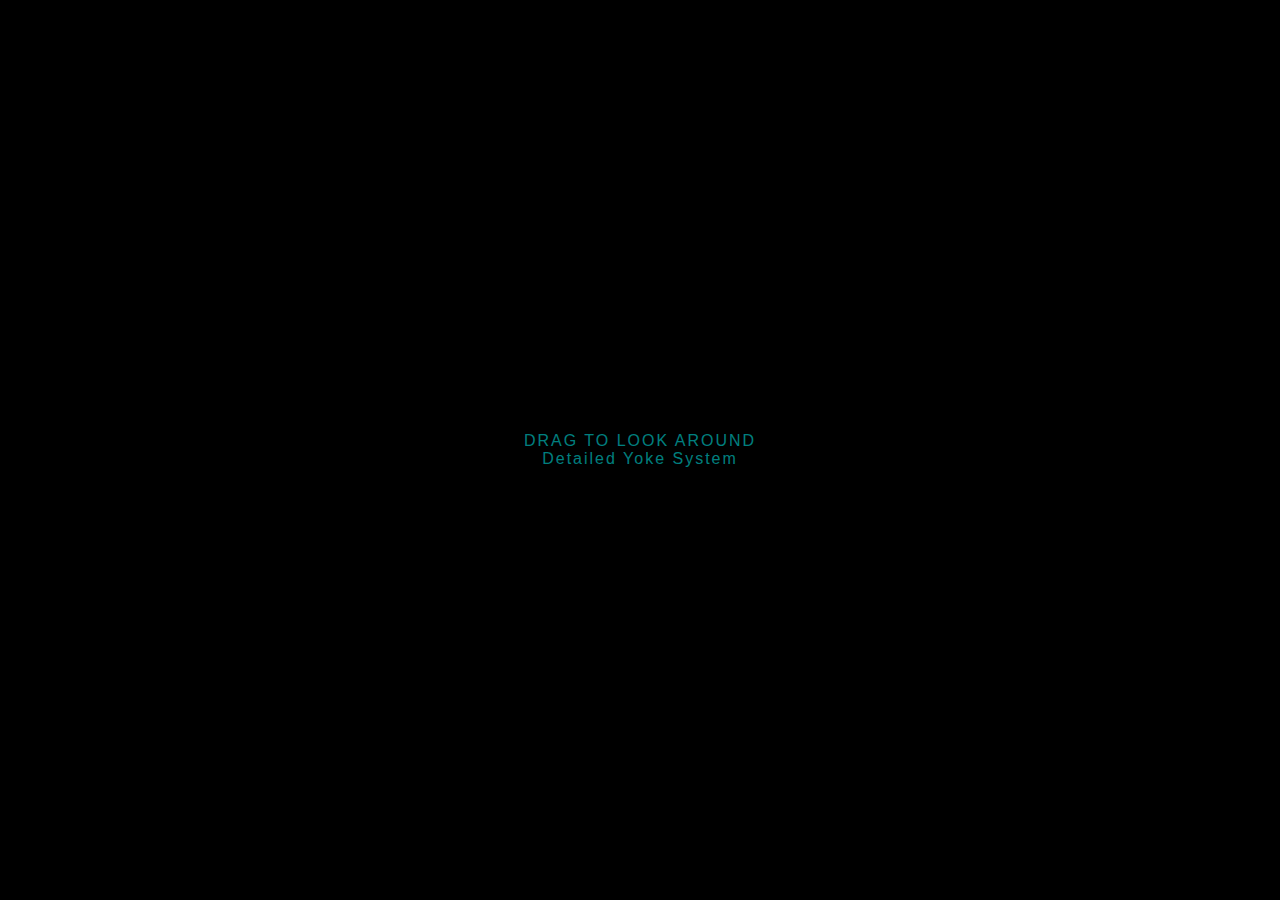
<file: spaceship.html>
<!DOCTYPE html>
<html lang="ko">
<head>
    <meta charset="UTF-8">
    <meta name="viewport" content="width=device-width, initial-scale=1.0, user-scalable=no">
    <title>Spherical Floating Cockpit - Final Yoke</title>
    <style>
        body { margin: 0; overflow: hidden; background-color: #000; touch-action: none; }
        canvas { display: block; width: 100vw; height: 100vh; }
        #instruction {
            position: absolute;
            top: 50%; left: 50%; transform: translate(-50%, -50%);
            color: rgba(0, 255, 255, 0.5); font-family: 'Segoe UI', sans-serif;
            pointer-events: none; opacity: 1; transition: opacity 1s; letter-spacing: 2px;
            text-align: center;
        }
    </style>
</head>
<body>
    <div id="instruction">DRAG TO LOOK AROUND<br>Detailed Yoke System</div>
    <script src="https://cdnjs.cloudflare.com/ajax/libs/three.js/r128/three.min.js"></script>

    <script>
        // --- 1. 씬 설정 ---
        const scene = new THREE.Scene();
        scene.background = new THREE.Color(0x010103);
        scene.fog = new THREE.FogExp2(0x010103, 0.01);

        const camera = new THREE.PerspectiveCamera(60, window.innerWidth / window.innerHeight, 0.01, 100);
        camera.position.set(0, 0, 0); 
        camera.rotation.order = 'YXZ'; 

        const renderer = new THREE.WebGLRenderer({ antialias: true, powerPreference: "high-performance" });
        renderer.setSize(window.innerWidth, window.innerHeight);
        renderer.setPixelRatio(Math.min(window.devicePixelRatio, 2));
        renderer.toneMapping = THREE.ACESFilmicToneMapping;
        renderer.outputEncoding = THREE.sRGBEncoding;
        renderer.physicallyCorrectLights = true; 
        document.body.appendChild(renderer.domElement);

        // --- 2. 컨트롤 ---
        let isDragging = false;
        let previousMousePosition = { x: 0, y: 0 };
        let targetRotY = 0; let targetRotX = 0; 
        let currentRotY = 0; let currentRotX = 0;
        const LOOK_SPEED = 0.0025; const DAMPING = 0.08; 

        function handleInputStart(x, y) {
            isDragging = true; previousMousePosition = { x, y };
            const inst = document.getElementById('instruction'); if(inst) inst.style.opacity = 0;
        }
        function handleInputMove(x, y) {
            if (isDragging) {
                const deltaX = x - previousMousePosition.x;
                const deltaY = y - previousMousePosition.y;
                targetRotY -= deltaX * LOOK_SPEED;
                targetRotX -= deltaY * LOOK_SPEED;
                targetRotY = Math.max(-Math.PI / 1.5, Math.min(Math.PI / 1.5, targetRotY));
                targetRotX = Math.max(-Math.PI / 2.5, Math.min(Math.PI / 2.5, targetRotX));
                previousMousePosition = { x, y };
            }
        }
        document.addEventListener('mousedown', e => handleInputStart(e.clientX, e.clientY));
        document.addEventListener('mouseup', () => isDragging = false);
        document.addEventListener('mousemove', e => handleInputMove(e.clientX, e.clientY));
        document.addEventListener('touchstart', e => handleInputStart(e.touches[0].clientX, e.touches[0].clientY), {passive: false});
        document.addEventListener('touchend', () => isDragging = false);
        document.addEventListener('touchmove', e => { e.preventDefault(); handleInputMove(e.touches[0].clientX, e.touches[0].clientY); }, {passive: false});


        // --- 3. 텍스처 & 재질 ---
        function createHexTexture() {
            const c = document.createElement('canvas'); c.width=512; c.height=512;
            const ctx = c.getContext('2d');
            ctx.fillStyle = '#050505'; ctx.fillRect(0,0,512,512);
            ctx.strokeStyle = '#333'; ctx.lineWidth = 3; 
            for(let y=0; y<512; y+=40) {
                for(let x=0; x<512; x+=35) {
                    if((Math.floor(y/40))%2==0) ctx.strokeRect(x,y,30,30);
                    else ctx.strokeRect(x+17,y,30,30);
                }
            }
            const t = new THREE.CanvasTexture(c);
            t.wrapS = t.wrapT = THREE.RepeatWrapping; t.repeat.set(6,4);
            return t;
        }
        const hexTex = createHexTexture();

        const cubeRenderTarget = new THREE.WebGLCubeRenderTarget(256, {
            format: THREE.RGBFormat, generateMipmaps: true, minFilter: THREE.LinearMipmapLinearFilter
        });
        const cubeCamera = new THREE.CubeCamera(0.1, 100, cubeRenderTarget);
        scene.add(cubeCamera);

        const mats = {
            hullInterior: new THREE.MeshStandardMaterial({ 
                map: hexTex, color: 0x444444, roughness: 0.5, metalness: 0.7, side: THREE.BackSide 
            }),
            glass: new THREE.MeshPhysicalMaterial({ 
                color: 0x88ccff, metalness: 0.1, roughness: 0.0, 
                transmission: 0.95, transparent: true, opacity: 0.1, side: THREE.DoubleSide,
                envMap: cubeRenderTarget.texture, envMapIntensity: 1.0 
            }),
            frame: new THREE.MeshStandardMaterial({ 
                color: 0x222222, roughness: 0.2, metalness: 0.9, 
                envMap: cubeRenderTarget.texture, envMapIntensity: 1.5 
            }),
            seat: new THREE.MeshStandardMaterial({ 
                color: 0x333333, roughness: 0.4, metalness: 0.6,
                envMap: cubeRenderTarget.texture, envMapIntensity: 0.8
            }),
            glowBlue: new THREE.MeshBasicMaterial({ color: 0x00ffff }),
            glowOrange: new THREE.MeshBasicMaterial({ color: 0xffaa00 }),
            hologram: new THREE.MeshBasicMaterial({ 
                color: 0x00ffff, transparent: true, opacity: 0.3, 
                side: THREE.DoubleSide, blending: THREE.AdditiveBlending, depthWrite: false 
            })
        };

        const world = new THREE.Group();
        scene.add(world);

        const sun = new THREE.DirectionalLight(0xffffff, 3.0);
        sun.position.set(5, 5, -5); scene.add(sun);
        const innerLight = new THREE.PointLight(0x00aaff, 1.0, 10);
        innerLight.position.set(0, 1, 0); scene.add(innerLight);
        const ambient = new THREE.AmbientLight(0xffffff, 0.2); scene.add(ambient);


        // --- 4. 구형 쉘 ---
        const rearGeo = new THREE.SphereGeometry(4, 64, 64, 0, Math.PI * 2, 0, Math.PI * 0.55);
        const rearShell = new THREE.Mesh(rearGeo, mats.hullInterior);
        rearShell.rotation.x = Math.PI / 2; 
        world.add(rearShell);

        const ringGeo = new THREE.TorusGeometry(3.8, 0.1, 16, 64);
        const ring = new THREE.Mesh(ringGeo, mats.frame);
        ring.position.z = 0.5; 
        world.add(ring);

        const glassGeo = new THREE.SphereGeometry(3.9, 64, 64, 0, Math.PI * 2, 0, Math.PI * 0.48);
        const glassShell = new THREE.Mesh(glassGeo, mats.glass);
        glassShell.rotation.x = -Math.PI / 2; 
        world.add(glassShell);

        const borderGeo = new THREE.TorusGeometry(3.9, 0.15, 16, 100);
        const border = new THREE.Mesh(borderGeo, mats.frame);
        world.add(border);


        // --- 5. 플로팅 플랫폼 ---
        const floatGroup = new THREE.Group();
        world.add(floatGroup);

        const baseGeo = new THREE.CylinderGeometry(0.6, 0.4, 0.2, 32);
        const base = new THREE.Mesh(baseGeo, mats.frame);
        base.position.set(0, -0.8, 0);
        floatGroup.add(base);

        const emitter = new THREE.Mesh(new THREE.CylinderGeometry(0.2, 0.05, 0.3, 16), new THREE.MeshBasicMaterial({color: 0x00ffff, transparent:true, opacity:0.5}));
        emitter.position.set(0, -1.0, 0);
        floatGroup.add(emitter);

        const seatGroup = new THREE.Group();
        seatGroup.position.set(0, -0.6, 0.2);
        floatGroup.add(seatGroup);
        seatGroup.add(new THREE.Mesh(new THREE.BoxGeometry(0.6, 0.15, 0.6), mats.seat));
        const back = new THREE.Mesh(new THREE.BoxGeometry(0.55, 0.8, 0.1), mats.seat);
        back.position.set(0, 0.4, 0.25); back.rotation.x = -0.15;
        seatGroup.add(back);
        const head = new THREE.Mesh(new THREE.BoxGeometry(0.35, 0.25, 0.1), mats.seat);
        head.position.set(0, 0.9, 0.35); 
        seatGroup.add(head);
        const armL = new THREE.Mesh(new THREE.BoxGeometry(0.1, 0.05, 0.4), mats.seat);
        armL.position.set(-0.45, 0.3, 0); seatGroup.add(armL);
        const armR = new THREE.Mesh(new THREE.BoxGeometry(0.1, 0.05, 0.4), mats.seat);
        armR.position.set(0.45, 0.3, 0); seatGroup.add(armR);

        // --- [NEW] 고해상도 대칭형 조종간 (Detailed Symmetrical Yoke) ---
        const yokeGroup = new THREE.Group();
        yokeGroup.position.set(0, -0.4, -0.55); // 위치: 다리 사이, 조금 앞쪽
        
        // 1. 메인 컬럼 (기둥) - 운전자 쪽으로 기울어짐
        const colGeo = new THREE.CylinderGeometry(0.04, 0.05, 0.4, 16);
        const column = new THREE.Mesh(colGeo, mats.frame);
        column.position.y = -0.15;
        column.rotation.x = -0.3; 
        yokeGroup.add(column);

        // 2. 중앙 허브 (Hub)
        const hubGeo = new THREE.BoxGeometry(0.12, 0.08, 0.08);
        const hub = new THREE.Mesh(hubGeo, mats.frame);
        hub.rotation.x = -0.3;
        yokeGroup.add(hub);

        // 중앙 미니 스크린 (데이터 표시)
        const hubScreen = new THREE.Mesh(new THREE.PlaneGeometry(0.1, 0.06), mats.hologram);
        hubScreen.position.set(0, 0.01, 0.045);
        hubScreen.rotation.x = -0.3;
        yokeGroup.add(hubScreen);

        // 3. 핸들 생성 함수 (대칭형)
        function createYokeHandle(side) { // side: 1(Right), -1(Left)
            const handleGrp = new THREE.Group();
            handleGrp.position.set(side * 0.22, 0, 0);
            handleGrp.rotation.x = -0.3; // 허브와 각도 일치

            // 가로바 (Wing)
            const bar = new THREE.Mesh(new THREE.CylinderGeometry(0.02, 0.025, 0.15, 8), mats.frame);
            bar.rotation.z = Math.PI / 2;
            bar.position.set(-side * 0.075, 0, 0);
            handleGrp.add(bar);

            // 그립 (Grip) - 인체공학적 곡선
            const grip = new THREE.Mesh(new THREE.CylinderGeometry(0.035, 0.03, 0.18, 12), mats.seat);
            grip.rotation.z = side * 0.15; // 손 모양에 맞춰 휨
            handleGrp.add(grip);

            // 상단 헤드 (Thumb Rest)
            const head = new THREE.Mesh(new THREE.BoxGeometry(0.05, 0.06, 0.06), mats.frame);
            head.position.set(side * 0.01, 0.1, 0.01);
            head.rotation.z = side * 0.15;
            handleGrp.add(head);

            // 엄지 버튼 (Red)
            const btn1 = new THREE.Mesh(new THREE.CylinderGeometry(0.012, 0.012, 0.01, 8), mats.glowOrange);
            btn1.position.set(side * 0.01, 0.135, 0.02);
            btn1.rotation.x = 0.5;
            handleGrp.add(btn1);

            // 보조 버튼 (Blue)
            const btn2 = new THREE.Mesh(new THREE.BoxGeometry(0.01, 0.02, 0.01), mats.glowBlue);
            btn2.position.set(-side * 0.02, 0.11, 0.02);
            handleGrp.add(btn2);

            // 전면 트리거 (Trigger)
            const trigger = new THREE.Mesh(new THREE.BoxGeometry(0.02, 0.05, 0.02), mats.glowOrange);
            trigger.position.set(side * 0.01, 0.02, -0.035);
            trigger.rotation.x = 0.2;
            handleGrp.add(trigger);

            return handleGrp;
        }

        const leftHandle = createYokeHandle(-1);
        const rightHandle = createYokeHandle(1);
        yokeGroup.add(leftHandle);
        yokeGroup.add(rightHandle);

        floatGroup.add(yokeGroup);


        // --- 6. 홀로그램 인터페이스 ---
        function createCurvedHUD(w, h, r, y) {
            const geometry = new THREE.CylinderGeometry(r, r, h, 32, 1, true, Math.PI * 1.2, Math.PI * 0.6); 
            geometry.scale(-1, 1, 1);
            const canvas = document.createElement('canvas'); canvas.width=512; canvas.height=256;
            const ctx = canvas.getContext('2d');
            const tex = new THREE.CanvasTexture(canvas);
            const mat = new THREE.MeshBasicMaterial({ 
                map: tex, transparent: true, opacity: 0.6, 
                side: THREE.DoubleSide, blending: THREE.AdditiveBlending, depthWrite: false
            });
            const mesh = new THREE.Mesh(geometry, mat);
            mesh.position.y = y;
            mesh.rotation.y = Math.PI / 2;
            return { ctx, tex, mesh };
        }

        const mainHUD = createCurvedHUD(2, 0.8, 1.5, 0);
        floatGroup.add(mainHUD.mesh);

        const subHUD = createCurvedHUD(1, 0.4, 0.8, -0.4);
        subHUD.mesh.rotation.x = -0.3; 
        floatGroup.add(subHUD.mesh);


        // --- 7. 배경 ---
        const starGeo = new THREE.BufferGeometry();
        const starPos = []; 
        for(let i=0; i<4000; i++) starPos.push((Math.random()-0.5)*300, (Math.random()-0.5)*300, (Math.random()-0.5)*300);
        starGeo.setAttribute('position', new THREE.Float32BufferAttribute(starPos, 3));
        const stars = new THREE.Points(starGeo, new THREE.PointsMaterial({color: 0xffffff, size: 0.2}));
        scene.add(stars);

        cubeCamera.update(renderer, scene);

        // --- 8. 애니메이션 ---
        const clock = new THREE.Clock();

        function drawMainHUD(hud, t) {
            const ctx = hud.ctx;
            ctx.clearRect(0,0,512,256);
            ctx.strokeStyle = '#00ffff'; ctx.lineWidth = 2;
            
            ctx.beginPath(); ctx.arc(256, 128, 40, 0, Math.PI*2); ctx.stroke();
            ctx.beginPath(); ctx.moveTo(216, 128); ctx.lineTo(180, 128); ctx.stroke();
            ctx.beginPath(); ctx.moveTo(296, 128); ctx.lineTo(332, 128); ctx.stroke();
            
            ctx.fillStyle = 'rgba(0, 255, 255, 0.5)'; ctx.font = '20px Arial';
            ctx.fillText("ALT: " + (12000 + Math.floor(Math.sin(t)*500)), 100, 130);
            ctx.fillText("SPD: " + (4500 + Math.floor(Math.cos(t)*100)), 350, 130);
            
            const pitch = Math.sin(t*0.5) * 50;
            ctx.strokeStyle = 'rgba(0, 255, 255, 0.3)';
            ctx.beginPath(); ctx.moveTo(100, 128+pitch); ctx.lineTo(412, 128+pitch); ctx.stroke();
            hud.tex.needsUpdate = true;
        }

        function drawSubHUD(hud, t) {
            const ctx = hud.ctx;
            ctx.clearRect(0,0,512,256);
            ctx.strokeStyle = '#ffaa00'; ctx.lineWidth = 2;
            ctx.beginPath(); ctx.arc(256, 128, 80, 0, Math.PI*2); ctx.stroke();
            ctx.beginPath(); ctx.moveTo(256, 128); 
            ctx.lineTo(256 + Math.cos(t*3)*80, 128 + Math.sin(t*3)*80); ctx.stroke();
            ctx.fillStyle = 'rgba(255, 0, 0, 0.5)';
            ctx.beginPath(); ctx.arc(256 + Math.cos(t)*40, 128 + Math.sin(t)*40, 5, 0, Math.PI*2); ctx.fill();
            hud.tex.needsUpdate = true;
        }

        function animate() {
            requestAnimationFrame(animate);
            const time = clock.getElapsedTime();

            currentRotY += (targetRotY - currentRotY) * DAMPING; 
            currentRotX += (targetRotX - currentRotX) * DAMPING;
            camera.rotation.y = currentRotY; camera.rotation.x = currentRotX;

            floatGroup.position.y = Math.sin(time * 0.5) * 0.05;
            floatGroup.rotation.z = Math.sin(time * 0.2) * 0.02;

            yokeGroup.rotation.x = Math.sin(time * 10) * 0.002;

            drawMainHUD(mainHUD, time);
            drawSubHUD(subHUD, time);

            renderer.render(scene, camera);
        }
        window.addEventListener('resize', () => { camera.aspect = window.innerWidth / window.innerHeight; camera.updateProjectionMatrix(); renderer.setSize(window.innerWidth, window.innerHeight); });
        animate();
    </script>
</body>
</html>
</file>
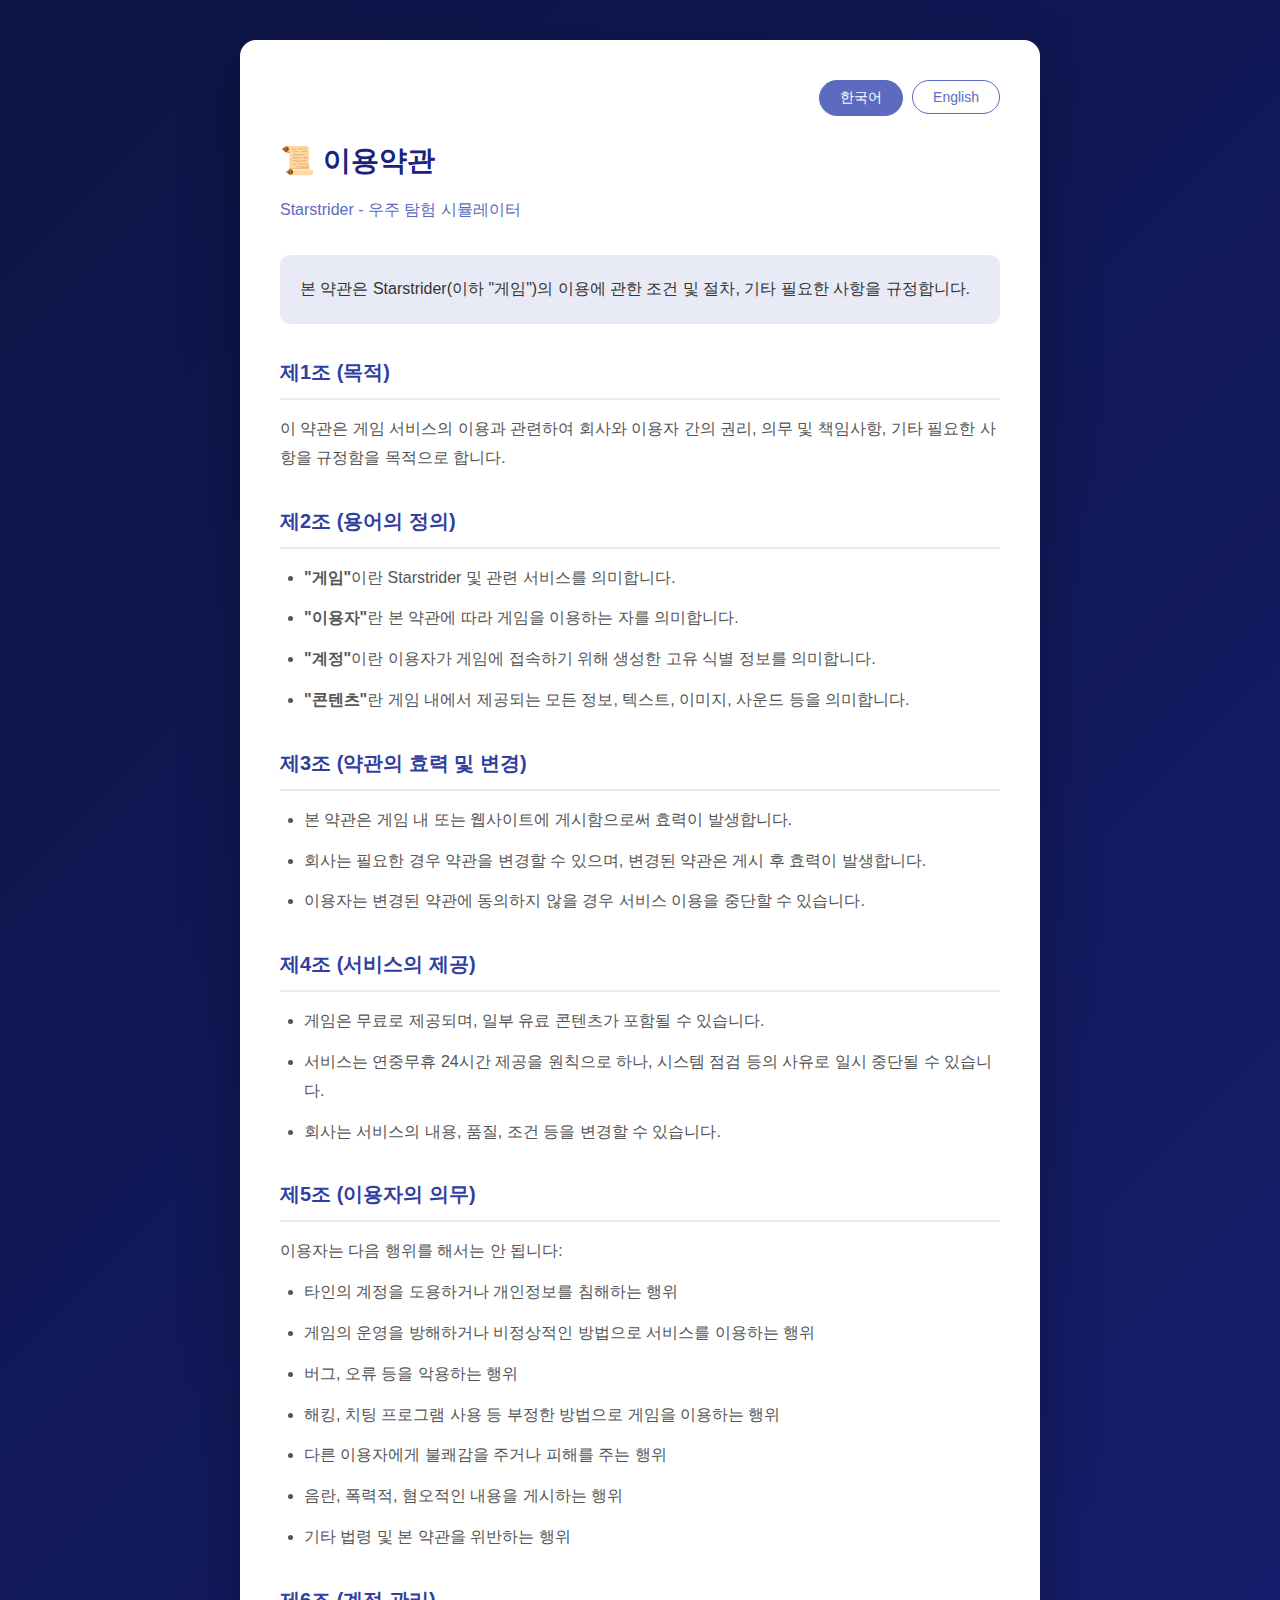
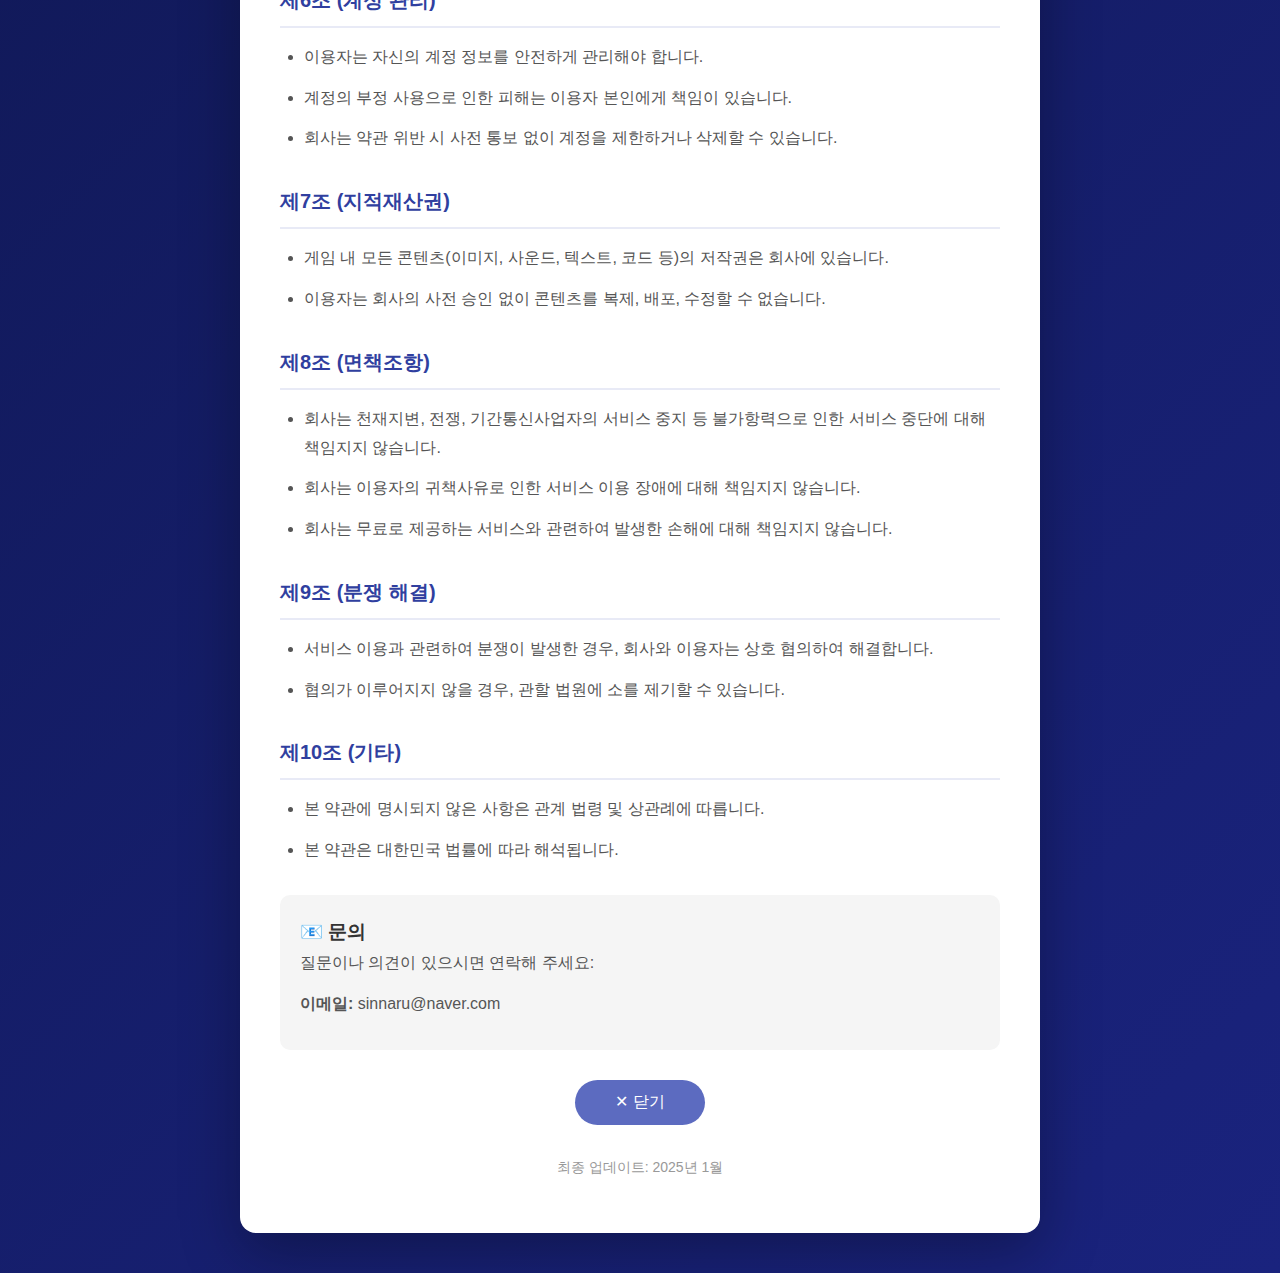
<file: terms.html>
<!DOCTYPE html>
<html lang="ko">
<head>
    <meta charset="UTF-8">
    <meta name="viewport" content="width=device-width, initial-scale=1.0">
    <title>Terms of Service - Starstrider</title>
    <style>
        * { margin: 0; padding: 0; box-sizing: border-box; }
        body {
            font-family: -apple-system, BlinkMacSystemFont, 'Segoe UI', Roboto, sans-serif;
            line-height: 1.8;
            color: #333;
            background: linear-gradient(135deg, #0c1445 0%, #1a237e 100%);
            min-height: 100vh;
            padding: 40px 20px;
        }
        .container {
            max-width: 800px;
            margin: 0 auto;
            background: white;
            border-radius: 16px;
            padding: 40px;
            box-shadow: 0 20px 60px rgba(0,0,0,0.3);
        }
        h1 { color: #1a237e; font-size: 28px; margin-bottom: 10px; }
        .app-name { color: #5c6bc0; font-size: 16px; margin-bottom: 30px; }
        h2 {
            color: #303f9f;
            font-size: 20px;
            margin-top: 30px;
            margin-bottom: 15px;
            padding-bottom: 8px;
            border-bottom: 2px solid #e8eaf6;
        }
        p, li { color: #555; margin-bottom: 12px; }
        ul { padding-left: 24px; margin-bottom: 20px; }
        .highlight { background: #e8eaf6; padding: 20px; border-radius: 10px; margin: 20px 0; }
        .contact { background: #f5f5f5; padding: 20px; border-radius: 10px; margin-top: 30px; }
        .date { color: #999; font-size: 14px; margin-top: 30px; text-align: center; }
        .lang-switch { text-align: right; margin-bottom: 20px; }
        .lang-switch button {
            color: #5c6bc0;
            background: white;
            padding: 8px 20px;
            border: 1px solid #5c6bc0;
            border-radius: 20px;
            font-size: 14px;
            cursor: pointer;
            margin-left: 5px;
        }
        .lang-switch button:hover, .lang-switch button.active {
            background: #5c6bc0;
            color: white;
        }
        .english { display: none; }
        .btn-area { text-align: center; margin-top: 30px; }
        .close-btn {
            display: inline-block;
            padding: 12px 40px;
            background: #5c6bc0;
            color: #fff;
            text-decoration: none;
            border-radius: 25px;
            border: none;
            font-size: 16px;
            cursor: pointer;
            transition: all 0.3s;
        }
        .close-btn:hover {
            background: #3f51b5;
            transform: scale(1.05);
        }
    </style>
</head>
<body>
    <div class="container">
        <div class="lang-switch">
            <button onclick="showKorean()" id="btn-ko" class="active">한국어</button>
            <button onclick="showEnglish()" id="btn-en">English</button>
        </div>

        <!-- 한국어 버전 -->
        <div class="korean" id="ko-content">
            <h1>📜 이용약관</h1>
            <p class="app-name">Starstrider - 우주 탐험 시뮬레이터</p>

            <div class="highlight">
                본 약관은 Starstrider(이하 "게임")의 이용에 관한 조건 및 절차, 기타 필요한 사항을 규정합니다.
            </div>

            <h2>제1조 (목적)</h2>
            <p>이 약관은 게임 서비스의 이용과 관련하여 회사와 이용자 간의 권리, 의무 및 책임사항, 기타 필요한 사항을 규정함을 목적으로 합니다.</p>

            <h2>제2조 (용어의 정의)</h2>
            <ul>
                <li><strong>"게임"</strong>이란 Starstrider 및 관련 서비스를 의미합니다.</li>
                <li><strong>"이용자"</strong>란 본 약관에 따라 게임을 이용하는 자를 의미합니다.</li>
                <li><strong>"계정"</strong>이란 이용자가 게임에 접속하기 위해 생성한 고유 식별 정보를 의미합니다.</li>
                <li><strong>"콘텐츠"</strong>란 게임 내에서 제공되는 모든 정보, 텍스트, 이미지, 사운드 등을 의미합니다.</li>
            </ul>

            <h2>제3조 (약관의 효력 및 변경)</h2>
            <ul>
                <li>본 약관은 게임 내 또는 웹사이트에 게시함으로써 효력이 발생합니다.</li>
                <li>회사는 필요한 경우 약관을 변경할 수 있으며, 변경된 약관은 게시 후 효력이 발생합니다.</li>
                <li>이용자는 변경된 약관에 동의하지 않을 경우 서비스 이용을 중단할 수 있습니다.</li>
            </ul>

            <h2>제4조 (서비스의 제공)</h2>
            <ul>
                <li>게임은 무료로 제공되며, 일부 유료 콘텐츠가 포함될 수 있습니다.</li>
                <li>서비스는 연중무휴 24시간 제공을 원칙으로 하나, 시스템 점검 등의 사유로 일시 중단될 수 있습니다.</li>
                <li>회사는 서비스의 내용, 품질, 조건 등을 변경할 수 있습니다.</li>
            </ul>

            <h2>제5조 (이용자의 의무)</h2>
            <p>이용자는 다음 행위를 해서는 안 됩니다:</p>
            <ul>
                <li>타인의 계정을 도용하거나 개인정보를 침해하는 행위</li>
                <li>게임의 운영을 방해하거나 비정상적인 방법으로 서비스를 이용하는 행위</li>
                <li>버그, 오류 등을 악용하는 행위</li>
                <li>해킹, 치팅 프로그램 사용 등 부정한 방법으로 게임을 이용하는 행위</li>
                <li>다른 이용자에게 불쾌감을 주거나 피해를 주는 행위</li>
                <li>음란, 폭력적, 혐오적인 내용을 게시하는 행위</li>
                <li>기타 법령 및 본 약관을 위반하는 행위</li>
            </ul>

            <h2>제6조 (계정 관리)</h2>
            <ul>
                <li>이용자는 자신의 계정 정보를 안전하게 관리해야 합니다.</li>
                <li>계정의 부정 사용으로 인한 피해는 이용자 본인에게 책임이 있습니다.</li>
                <li>회사는 약관 위반 시 사전 통보 없이 계정을 제한하거나 삭제할 수 있습니다.</li>
            </ul>

            <h2>제7조 (지적재산권)</h2>
            <ul>
                <li>게임 내 모든 콘텐츠(이미지, 사운드, 텍스트, 코드 등)의 저작권은 회사에 있습니다.</li>
                <li>이용자는 회사의 사전 승인 없이 콘텐츠를 복제, 배포, 수정할 수 없습니다.</li>
            </ul>

            <h2>제8조 (면책조항)</h2>
            <ul>
                <li>회사는 천재지변, 전쟁, 기간통신사업자의 서비스 중지 등 불가항력으로 인한 서비스 중단에 대해 책임지지 않습니다.</li>
                <li>회사는 이용자의 귀책사유로 인한 서비스 이용 장애에 대해 책임지지 않습니다.</li>
                <li>회사는 무료로 제공하는 서비스와 관련하여 발생한 손해에 대해 책임지지 않습니다.</li>
            </ul>

            <h2>제9조 (분쟁 해결)</h2>
            <ul>
                <li>서비스 이용과 관련하여 분쟁이 발생한 경우, 회사와 이용자는 상호 협의하여 해결합니다.</li>
                <li>협의가 이루어지지 않을 경우, 관할 법원에 소를 제기할 수 있습니다.</li>
            </ul>

            <h2>제10조 (기타)</h2>
            <ul>
                <li>본 약관에 명시되지 않은 사항은 관계 법령 및 상관례에 따릅니다.</li>
                <li>본 약관은 대한민국 법률에 따라 해석됩니다.</li>
            </ul>

            <div class="contact">
                <h3>📧 문의</h3>
                <p>질문이나 의견이 있으시면 연락해 주세요:</p>
                <p><strong>이메일:</strong> sinnaru@naver.com</p>
            </div>

            <div class="btn-area">
                <button class="close-btn" onclick="window.close(); history.back();">✕ 닫기</button>
            </div>

            <p class="date">최종 업데이트: 2025년 1월</p>
        </div>

        <!-- English Version -->
        <div class="english" id="en-content">
            <h1>📜 Terms of Service</h1>
            <p class="app-name">Starstrider - Space Exploration Simulator</p>

            <div class="highlight">
                These terms govern your use of Starstrider (the "Game"), including conditions, procedures, and other necessary matters.
            </div>

            <h2>Article 1 (Purpose)</h2>
            <p>These terms aim to define the rights, obligations, and responsibilities between the company and users regarding the use of game services.</p>

            <h2>Article 2 (Definitions)</h2>
            <ul>
                <li><strong>"Game"</strong> refers to Starstrider and related services.</li>
                <li><strong>"User"</strong> refers to anyone who uses the game under these terms.</li>
                <li><strong>"Account"</strong> refers to unique identification information created by users to access the game.</li>
                <li><strong>"Content"</strong> refers to all information, text, images, sounds, etc. provided within the game.</li>
            </ul>

            <h2>Article 3 (Effectiveness and Changes)</h2>
            <ul>
                <li>These terms become effective when posted in the game or on the website.</li>
                <li>The company may change these terms when necessary, and changes become effective after posting.</li>
                <li>Users who do not agree to changed terms may discontinue use of the service.</li>
            </ul>

            <h2>Article 4 (Service Provision)</h2>
            <ul>
                <li>The game is provided free of charge, but may include some paid content.</li>
                <li>Service is provided 24/7 year-round in principle, but may be temporarily suspended for system maintenance.</li>
                <li>The company may change service content, quality, and conditions.</li>
            </ul>

            <h2>Article 5 (User Obligations)</h2>
            <p>Users must not:</p>
            <ul>
                <li>Steal others' accounts or violate personal information</li>
                <li>Interfere with game operations or use services abnormally</li>
                <li>Exploit bugs or errors</li>
                <li>Use hacking or cheating programs</li>
                <li>Cause discomfort or harm to other users</li>
                <li>Post obscene, violent, or hateful content</li>
                <li>Violate laws or these terms</li>
            </ul>

            <h2>Article 6 (Account Management)</h2>
            <ul>
                <li>Users must safely manage their account information.</li>
                <li>Users are responsible for damages from unauthorized account use.</li>
                <li>The company may restrict or delete accounts without notice for terms violations.</li>
            </ul>

            <h2>Article 7 (Intellectual Property)</h2>
            <ul>
                <li>Copyright of all game content (images, sounds, text, code, etc.) belongs to the company.</li>
                <li>Users may not copy, distribute, or modify content without prior approval.</li>
            </ul>

            <h2>Article 8 (Disclaimer)</h2>
            <ul>
                <li>The company is not responsible for service interruptions due to force majeure such as natural disasters or wars.</li>
                <li>The company is not responsible for service failures caused by user negligence.</li>
                <li>The company is not responsible for damages related to free services.</li>
            </ul>

            <h2>Article 9 (Dispute Resolution)</h2>
            <ul>
                <li>Disputes regarding service use shall be resolved through mutual consultation.</li>
                <li>If consultation fails, legal action may be taken in competent courts.</li>
            </ul>

            <h2>Article 10 (Others)</h2>
            <ul>
                <li>Matters not specified in these terms follow relevant laws and customs.</li>
                <li>These terms are interpreted under the laws of the Republic of Korea.</li>
            </ul>

            <div class="contact">
                <h3>📧 Contact</h3>
                <p>If you have questions or comments:</p>
                <p><strong>Email:</strong> sinnaru@naver.com</p>
            </div>

            <div class="btn-area">
                <button class="close-btn" onclick="window.close(); history.back();">✕ Close</button>
            </div>

            <p class="date">Last Updated: January 2025</p>
        </div>
    </div>

    <script>
        function showKorean() {
            document.getElementById('ko-content').style.display = 'block';
            document.getElementById('en-content').style.display = 'none';
            document.getElementById('btn-ko').classList.add('active');
            document.getElementById('btn-en').classList.remove('active');
        }
        function showEnglish() {
            document.getElementById('ko-content').style.display = 'none';
            document.getElementById('en-content').style.display = 'block';
            document.getElementById('btn-ko').classList.remove('active');
            document.getElementById('btn-en').classList.add('active');
        }
    </script>
</body>
</html>
</file>
